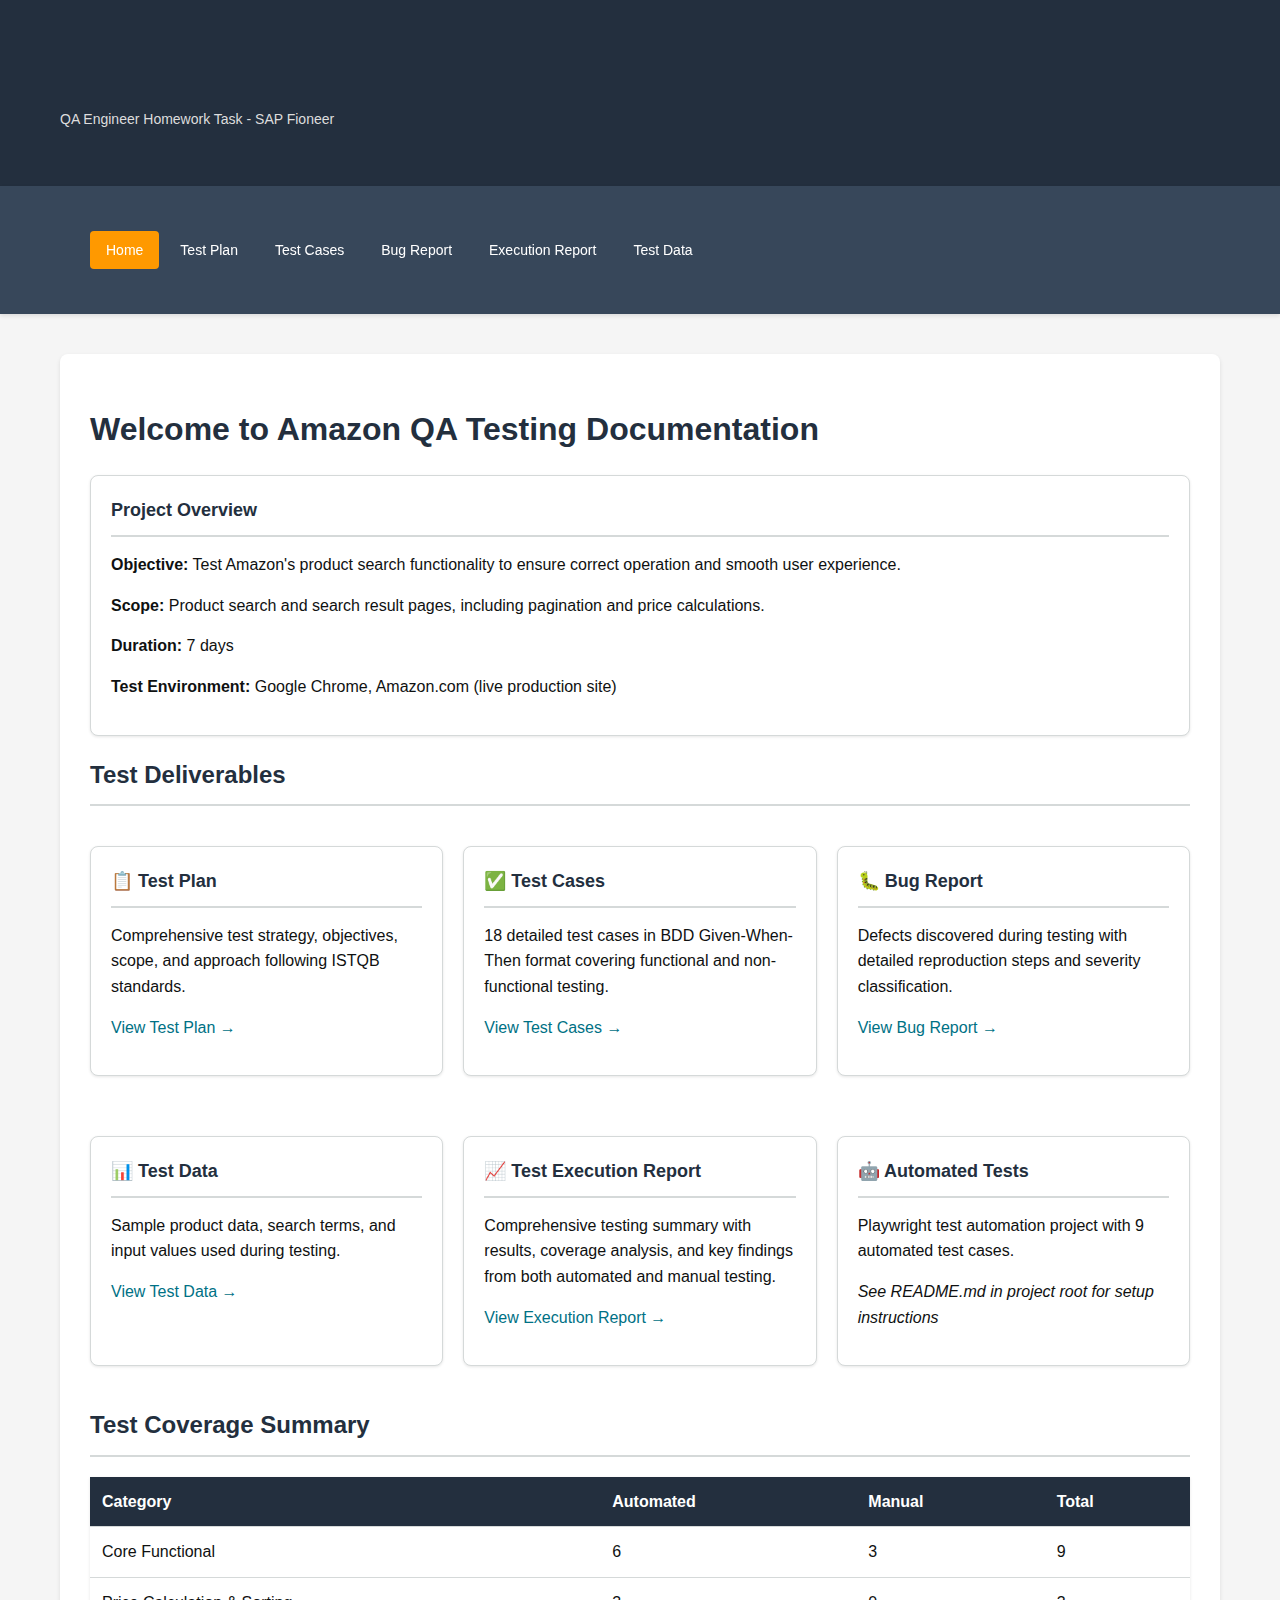
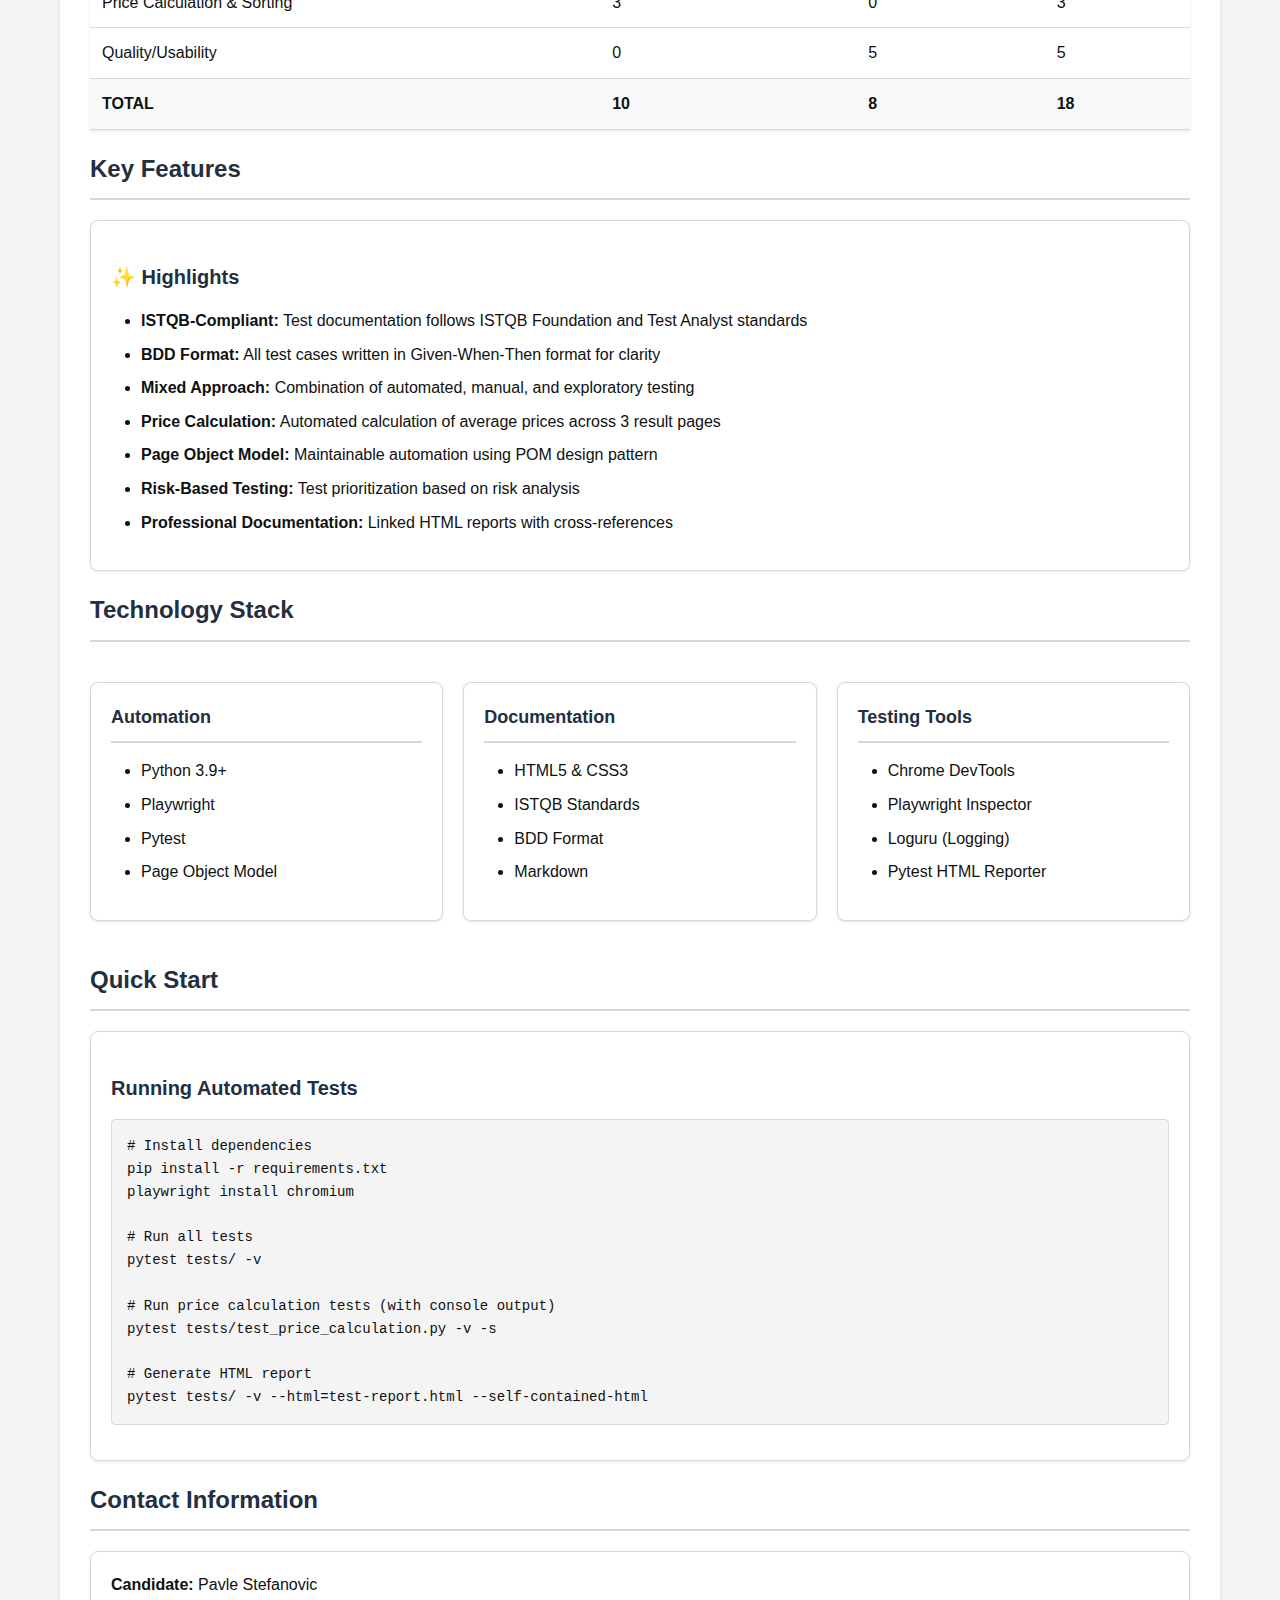
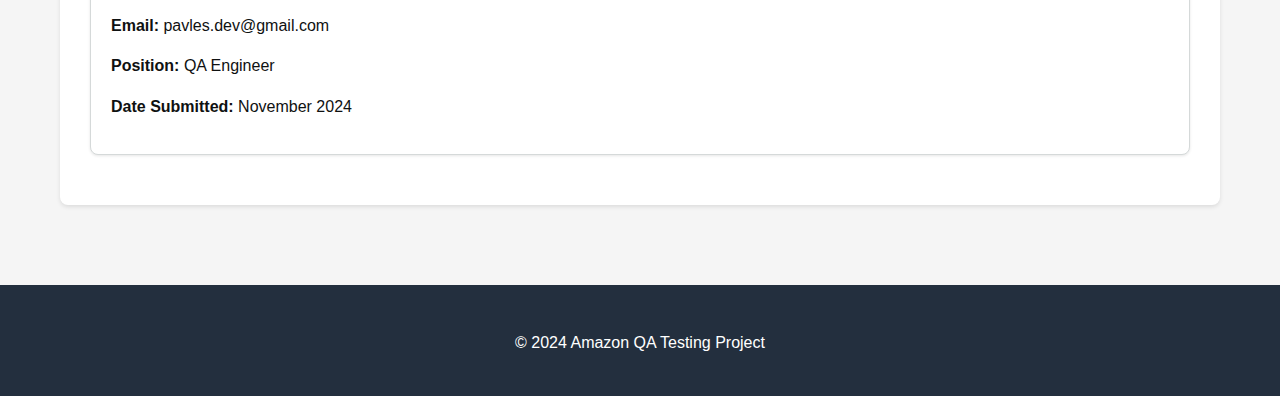
<file: docs/index.html>
<!DOCTYPE html>
<html lang="en">
<head>
    <meta charset="UTF-8">
    <meta name="viewport" content="width=device-width, initial-scale=1.0">
    <title>Amazon QA Homework - Test Documentation</title>
    <link rel="stylesheet" href="style.css">
</head>
<body>
    <header>
        <div class="container">
            <div>
                <h1>Amazon Website Testing</h1>
                <p class="subtitle">QA Engineer Homework Task - SAP Fioneer</p>
            </div>
        </div>
    </header>

    <nav>
        <div class="container">
            <ul>
                <li><a href="index.html" class="active">Home</a></li>
                <li><a href="test-plan.html">Test Plan</a></li>
                <li><a href="test-cases.html">Test Cases</a></li>
                <li><a href="bug-report.html">Bug Report</a></li>
                <li><a href="test-execution-report.html">Execution Report</a></li>
                <li><a href="test-data.html">Test Data</a></li>
            </ul>
        </div>
    </nav>

    <div class="container">
        <main>
            <h1>Welcome to Amazon QA Testing Documentation</h1>
            
            <div class="card">
                <div class="card-header">Project Overview</div>
                <p><strong>Objective:</strong> Test Amazon's product search functionality to ensure correct operation and smooth user experience.</p>
                <p><strong>Scope:</strong> Product search and search result pages, including pagination and price calculations.</p>
                <p><strong>Duration:</strong> 7 days</p>
                <p><strong>Test Environment:</strong> Google Chrome, Amazon.com (live production site)</p>
            </div>

            <h2>Test Deliverables</h2>
            
            <div class="card-grid">
                <div class="card">
                    <div class="card-header">📋 Test Plan</div>
                    <p>Comprehensive test strategy, objectives, scope, and approach following ISTQB standards.</p>
                    <p><a href="test-plan.html">View Test Plan →</a></p>
                </div>

                <div class="card">
                    <div class="card-header">✅ Test Cases</div>
                    <p>18 detailed test cases in BDD Given-When-Then format covering functional and non-functional testing.</p>
                    <p><a href="test-cases.html">View Test Cases →</a></p>
                </div>

                <div class="card">
                    <div class="card-header">🐛 Bug Report</div>
                    <p>Defects discovered during testing with detailed reproduction steps and severity classification.</p>
                    <p><a href="bug-report.html">View Bug Report →</a></p>
                </div>

                <div class="card">
                    <div class="card-header">📊 Test Data</div>
                    <p>Sample product data, search terms, and input values used during testing.</p>
                    <p><a href="test-data.html">View Test Data →</a></p>
                </div>

                <div class="card">
                    <div class="card-header">📈 Test Execution Report</div>
                    <p>Comprehensive testing summary with results, coverage analysis, and key findings from both automated and manual testing.</p>
                    <p><a href="test-execution-report.html">View Execution Report →</a></p>
                </div>

                <div class="card">
                    <div class="card-header">🤖 Automated Tests</div>
                    <p>Playwright test automation project with 9 automated test cases.</p>
                    <p><em>See README.md in project root for setup instructions</em></p>
                </div>
            </div>

            <h2>Test Coverage Summary</h2>
            
            <table>
                <thead>
                    <tr>
                        <th>Category</th>
                        <th>Automated</th>
                        <th>Manual</th>
                        <th>Total</th>
                    </tr>
                </thead>
                <tbody>
                    <tr>
                        <td>Core Functional</td>
                        <td>6</td>
                        <td>3</td>
                        <td>9</td>
                    </tr>
                    <tr>
                        <td>Price Calculation & Sorting</td>
                        <td>3</td>
                        <td>0</td>
                        <td>3</td>
                    </tr>
                    <tr>
                        <td>Quality/Usability</td>
                        <td>0</td>
                        <td>5</td>
                        <td>5</td>
                    </tr>
                    <tr style="font-weight: 600; background-color: #F7F8F8;">
                        <td>TOTAL</td>
                        <td>10</td>
                        <td>8</td>
                        <td>18</td>
                    </tr>
                </tbody>
            </table>

            <h2>Key Features</h2>
            
            <div class="card">
                <h3>✨ Highlights</h3>
                <ul>
                    <li><strong>ISTQB-Compliant:</strong> Test documentation follows ISTQB Foundation and Test Analyst standards</li>
                    <li><strong>BDD Format:</strong> All test cases written in Given-When-Then format for clarity</li>
                    <li><strong>Mixed Approach:</strong> Combination of automated, manual, and exploratory testing</li>
                    <li><strong>Price Calculation:</strong> Automated calculation of average prices across 3 result pages</li>
                    <li><strong>Page Object Model:</strong> Maintainable automation using POM design pattern</li>
                    <li><strong>Risk-Based Testing:</strong> Test prioritization based on risk analysis</li>
                    <li><strong>Professional Documentation:</strong> Linked HTML reports with cross-references</li>
                </ul>
            </div>

            <h2>Technology Stack</h2>
            
            <div class="card-grid">
                <div class="card">
                    <div class="card-header">Automation</div>
                    <ul>
                        <li>Python 3.9+</li>
                        <li>Playwright</li>
                        <li>Pytest</li>
                        <li>Page Object Model</li>
                    </ul>
                </div>

                <div class="card">
                    <div class="card-header">Documentation</div>
                    <ul>
                        <li>HTML5 & CSS3</li>
                        <li>ISTQB Standards</li>
                        <li>BDD Format</li>
                        <li>Markdown</li>
                    </ul>
                </div>

                <div class="card">
                    <div class="card-header">Testing Tools</div>
                    <ul>
                        <li>Chrome DevTools</li>
                        <li>Playwright Inspector</li>
                        <li>Loguru (Logging)</li>
                        <li>Pytest HTML Reporter</li>
                    </ul>
                </div>
            </div>

            <h2>Quick Start</h2>
            
            <div class="card">
                <h3>Running Automated Tests</h3>
                <pre><code># Install dependencies
pip install -r requirements.txt
playwright install chromium

# Run all tests
pytest tests/ -v

# Run price calculation tests (with console output)
pytest tests/test_price_calculation.py -v -s

# Generate HTML report
pytest tests/ -v --html=test-report.html --self-contained-html</code></pre>
            </div>

            <h2>Contact Information</h2>
            
            <div class="card">
                <p><strong>Candidate:</strong> Pavle Stefanovic</p>
                <p><strong>Email:</strong> pavles.dev@gmail.com</p>
                <p><strong>Position:</strong> QA Engineer</p>
                <p><strong>Date Submitted:</strong> November 2024</p>
            </div>
        </main>
    </div>

    <footer>
        <div class="container">
            <p>&copy; 2024 Amazon QA Testing Project</p>
        </div>
    </footer>
</body>
</html>
</file>
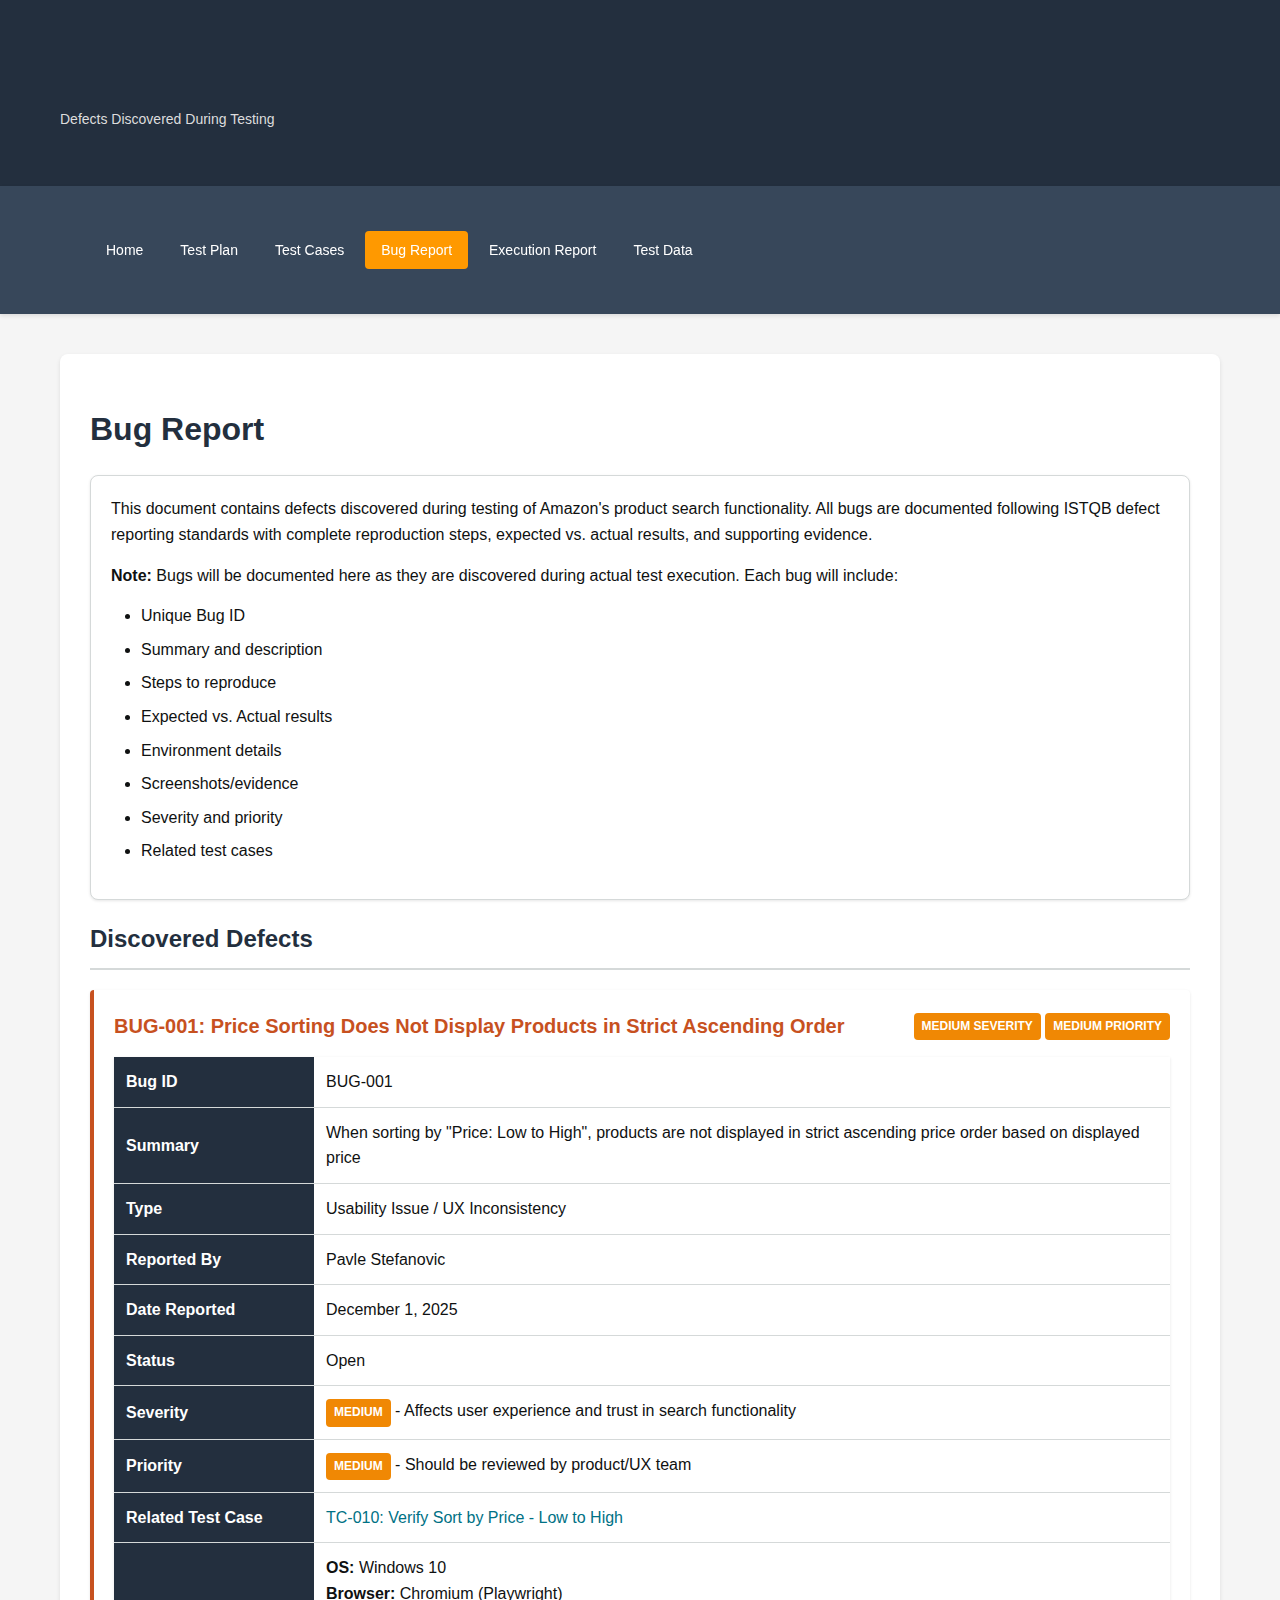
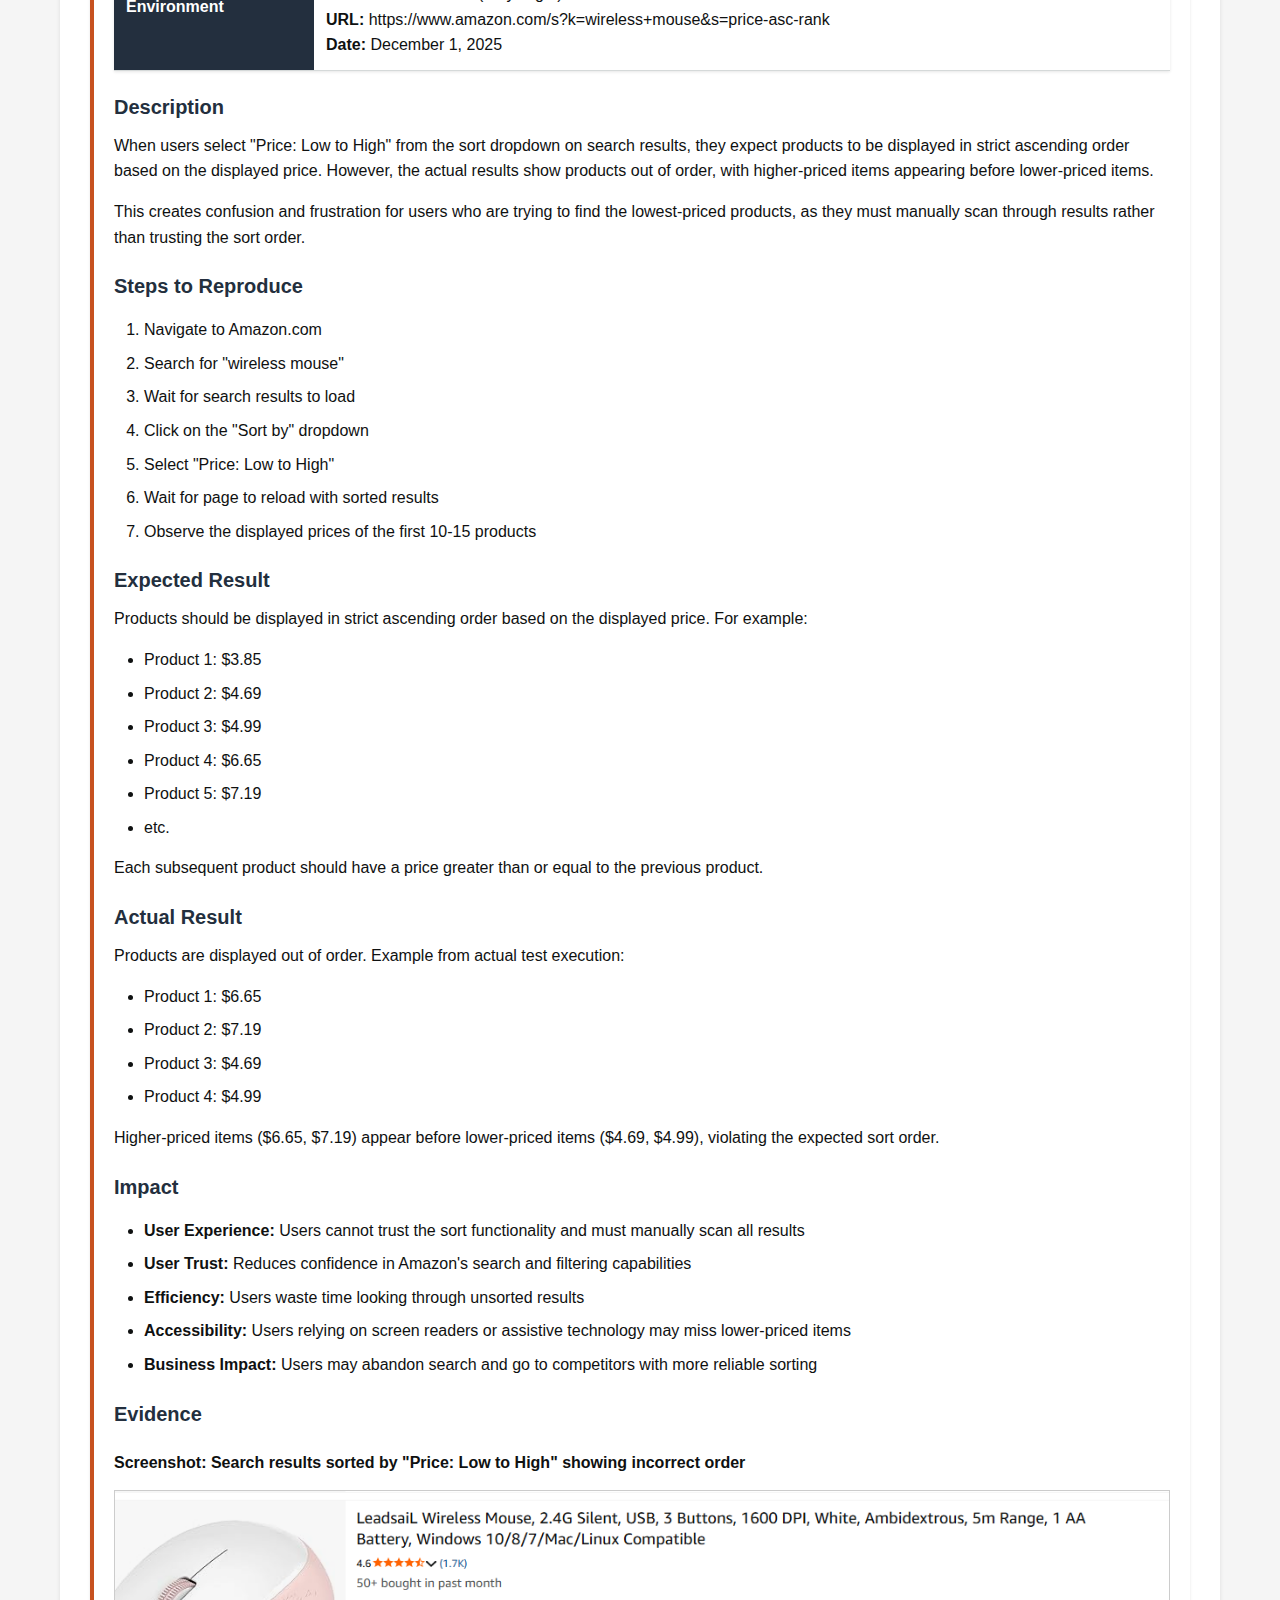
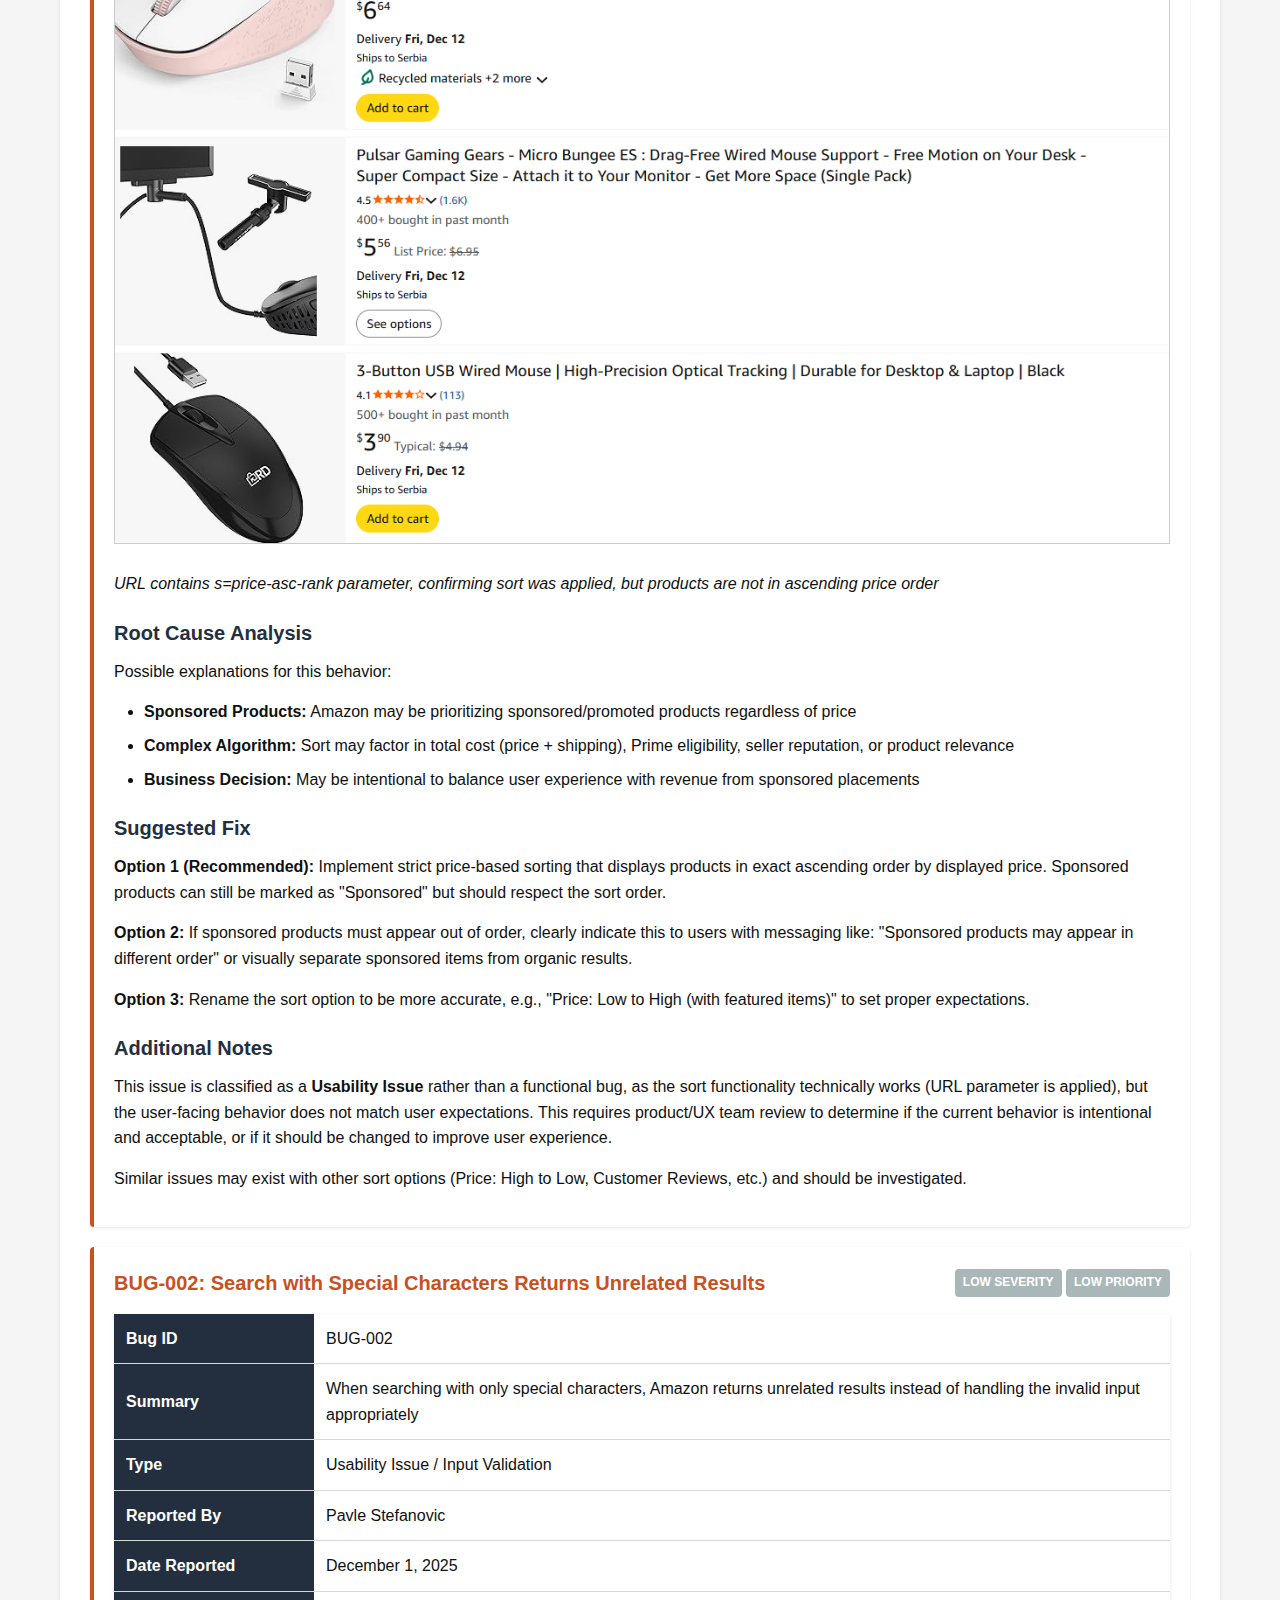
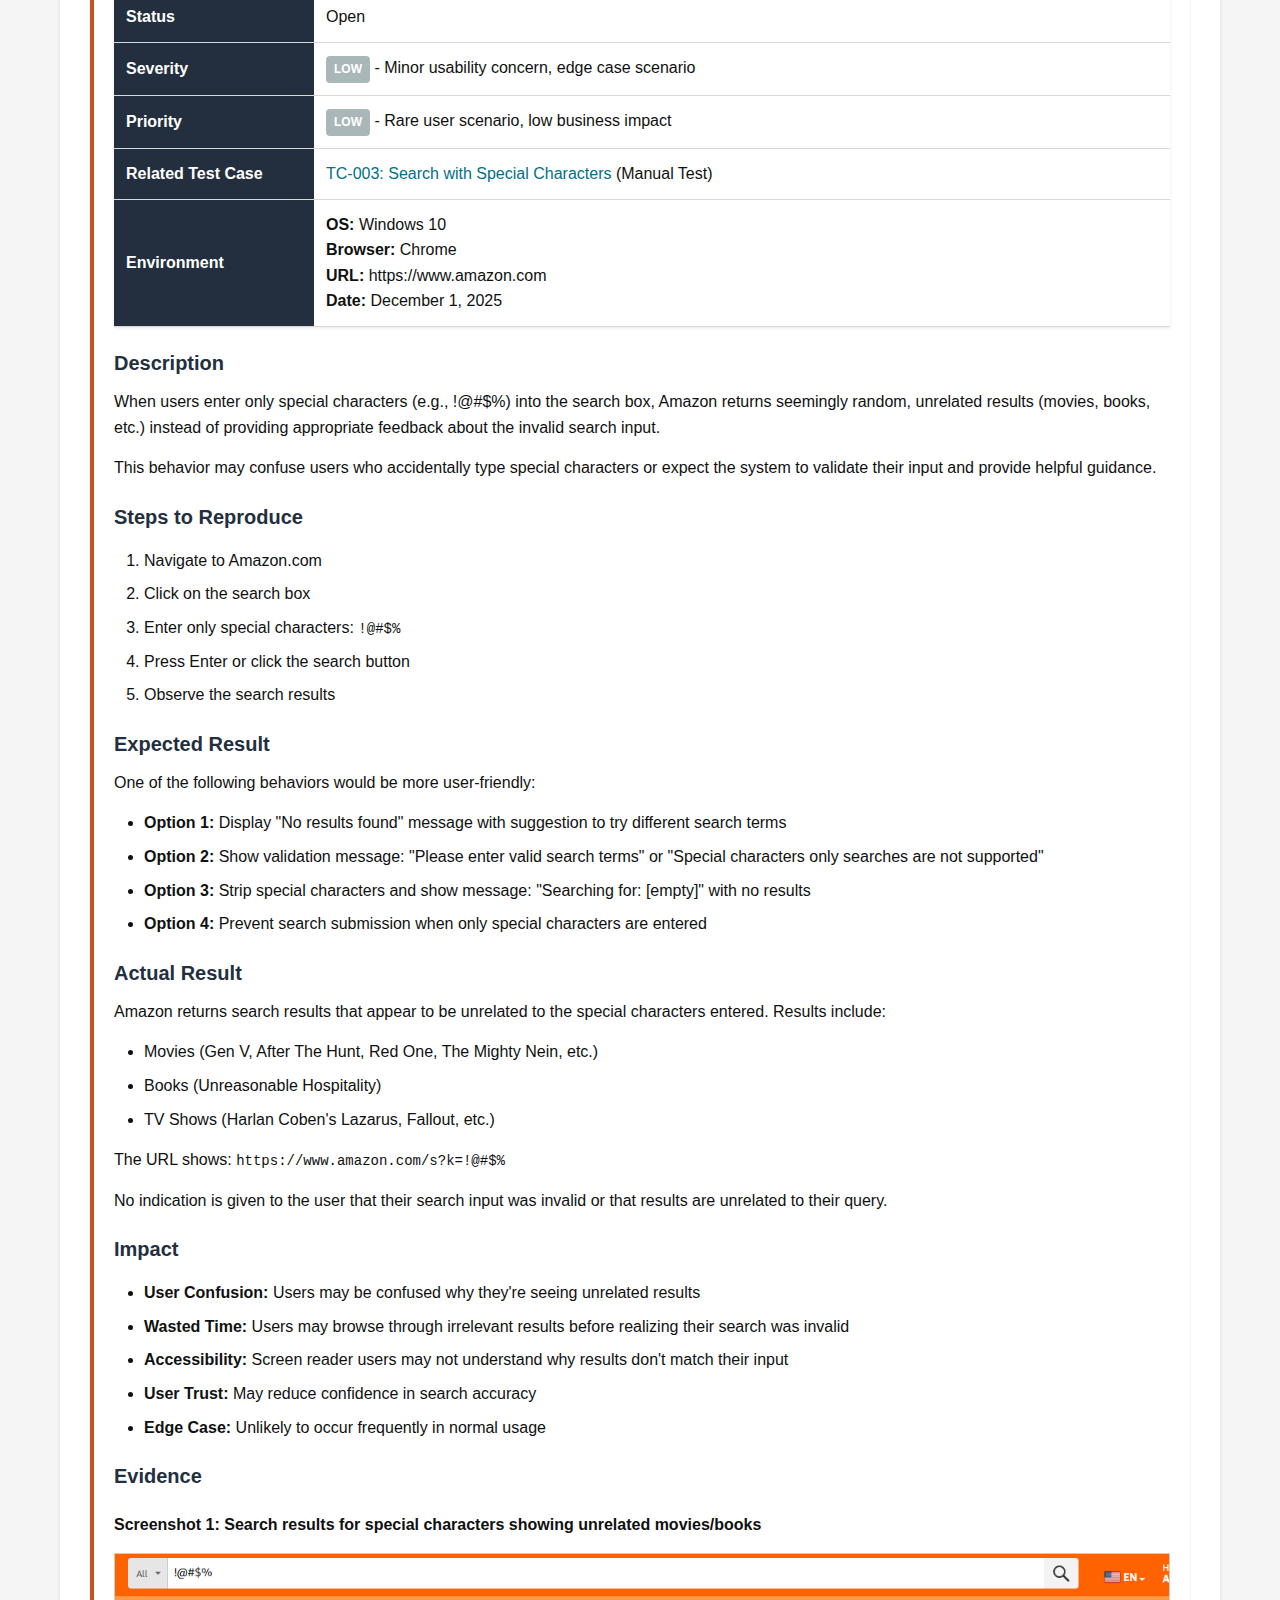
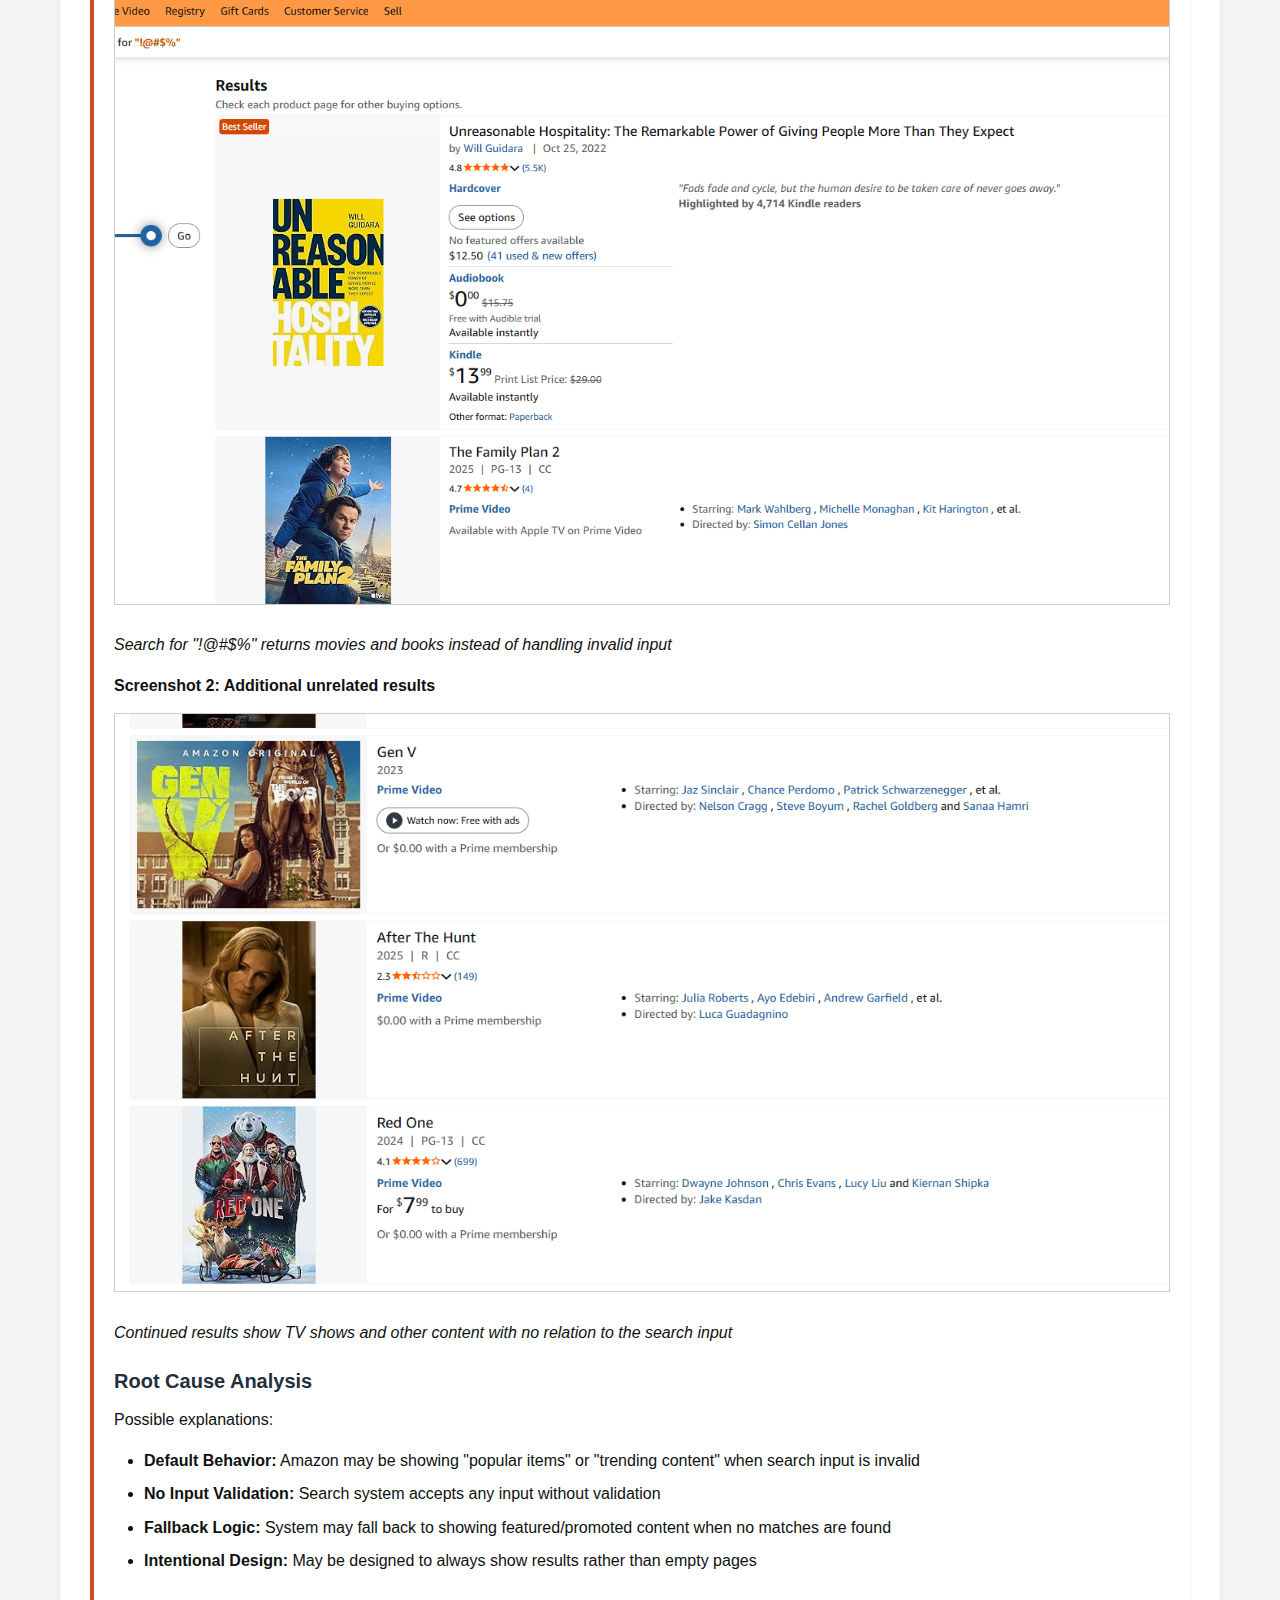
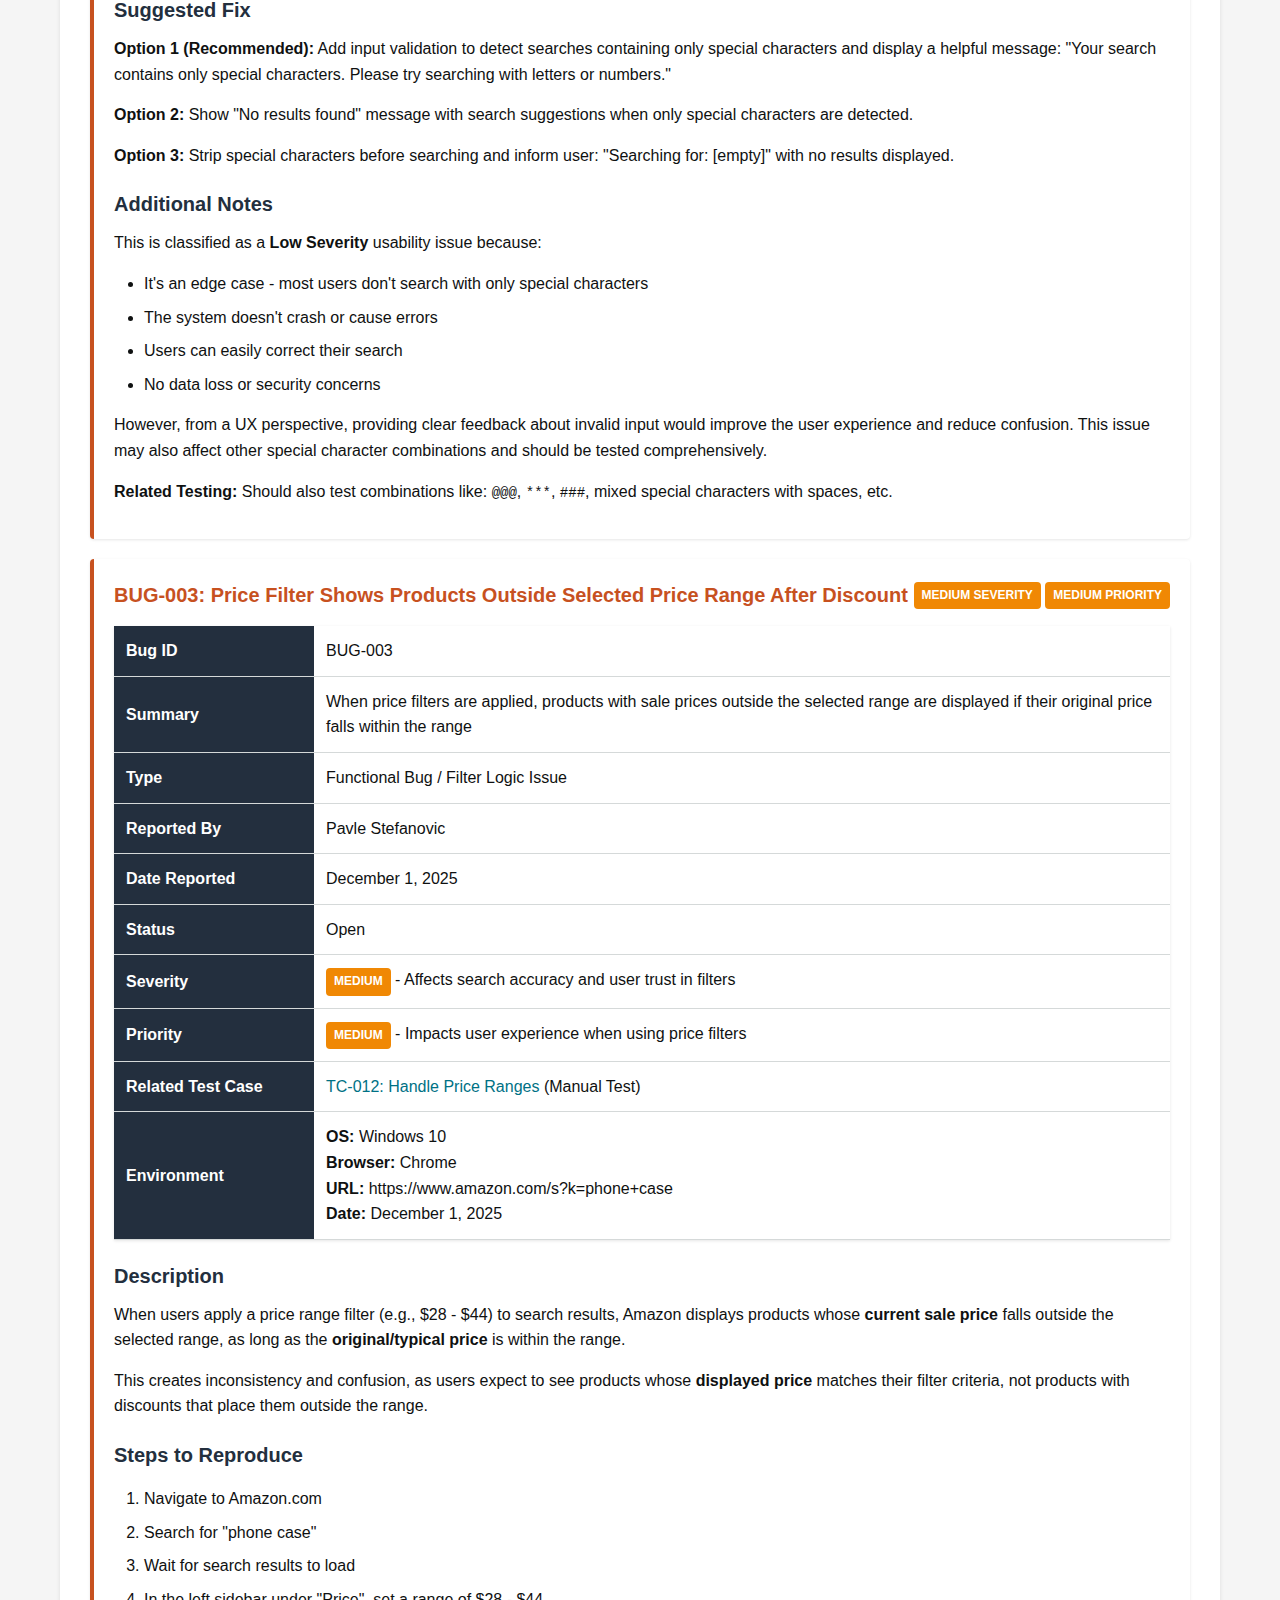
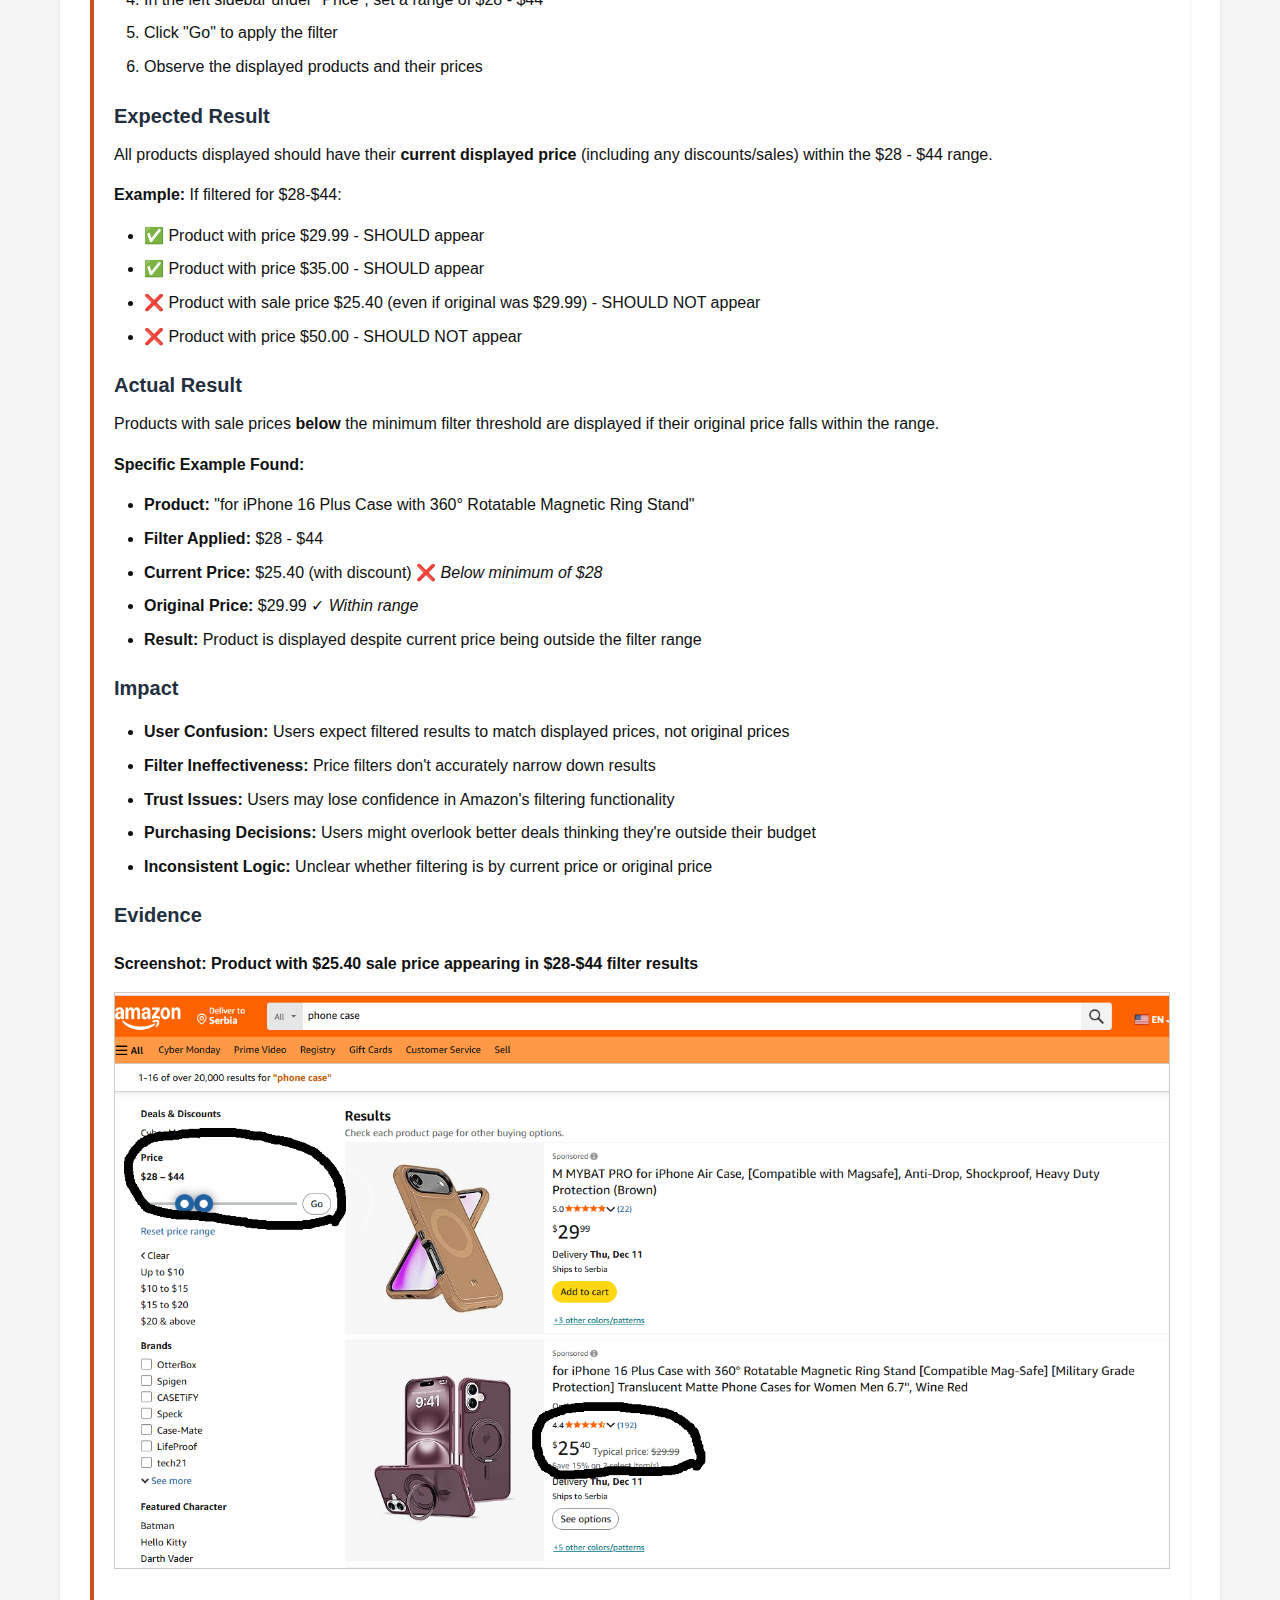
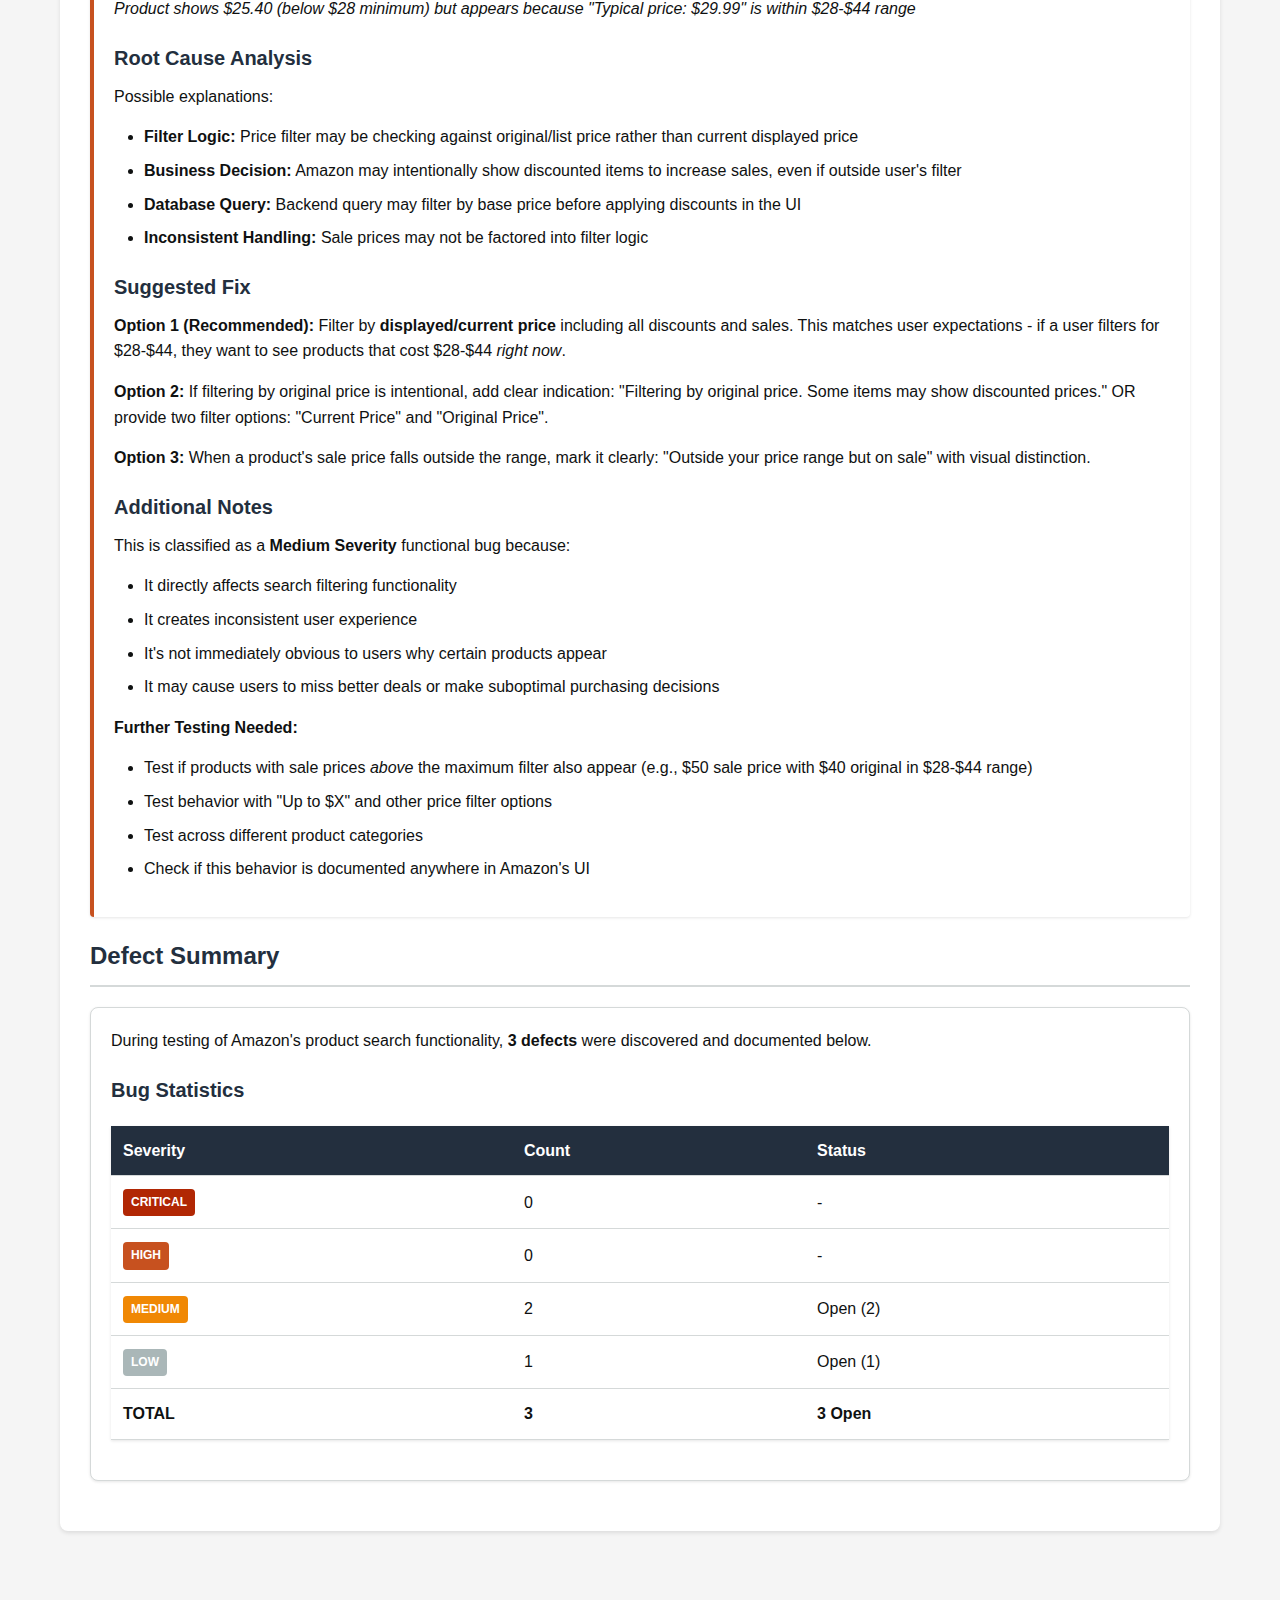
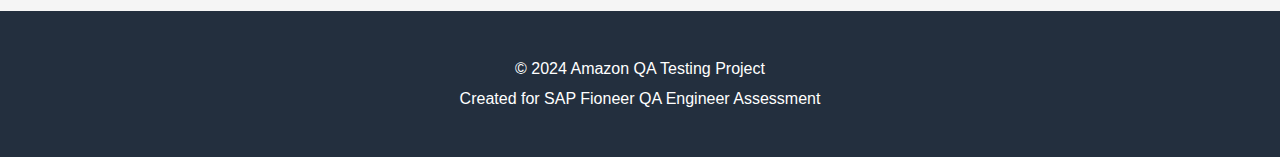
<file: docs/bug-report.html>
<!DOCTYPE html>
<html lang="en">
<head>
    <meta charset="UTF-8">
    <meta name="viewport" content="width=device-width, initial-scale=1.0">
    <title>Bug Report - Amazon QA Homework</title>
    <link rel="stylesheet" href="style.css">
</head>
<body>
    <header>
        <div class="container">
            <div>
                <h1>Bug Report - Amazon Website Testing</h1>
                <p class="subtitle">Defects Discovered During Testing</p>
            </div>
        </div>
    </header>

    <nav>
        <div class="container">
            <ul>
                <li><a href="index.html">Home</a></li>
                <li><a href="test-plan.html">Test Plan</a></li>
                <li><a href="test-cases.html">Test Cases</a></li>
                <li><a href="bug-report.html" class="active">Bug Report</a></li>
                <li><a href="test-execution-report.html">Execution Report</a></li>
                <li><a href="test-data.html">Test Data</a></li>
            </ul>
        </div>
    </nav>

    <div class="container">
        <main>
            <h1>Bug Report</h1>
            
            <div class="card">
                <p>This document contains defects discovered during testing of Amazon's product search functionality. All bugs are documented following ISTQB defect reporting standards with complete reproduction steps, expected vs. actual results, and supporting evidence.</p>
                
                <p><strong>Note:</strong> Bugs will be documented here as they are discovered during actual test execution. Each bug will include:</p>
                <ul>
                    <li>Unique Bug ID</li>
                    <li>Summary and description</li>
                    <li>Steps to reproduce</li>
                    <li>Expected vs. Actual results</li>
                    <li>Environment details</li>
                    <li>Screenshots/evidence</li>
                    <li>Severity and priority</li>
                    <li>Related test cases</li>
                </ul>
            </div>

            <h2>Discovered Defects</h2>

            <!-- BUG-001 -->
            <div class="bug">
                <div class="bug-header">
                    <span class="bug-id">BUG-001: Price Sorting Does Not Display Products in Strict Ascending Order</span>
                    <div>
                        <span class="badge badge-medium">Medium Severity</span>
                        <span class="badge badge-medium">Medium Priority</span>
                    </div>
                </div>

                <table style="margin-top: 15px;">
                    <tr>
                        <th style="width: 200px;">Bug ID</th>
                        <td>BUG-001</td>
                    </tr>
                    <tr>
                        <th>Summary</th>
                        <td>When sorting by "Price: Low to High", products are not displayed in strict ascending price order based on displayed price</td>
                    </tr>
                    <tr>
                        <th>Type</th>
                        <td>Usability Issue / UX Inconsistency</td>
                    </tr>
                    <tr>
                        <th>Reported By</th>
                        <td>Pavle Stefanovic</td>
                    </tr>
                    <tr>
                        <th>Date Reported</th>
                        <td>December 1, 2025</td>
                    </tr>
                    <tr>
                        <th>Status</th>
                        <td>Open</td>
                    </tr>
                    <tr>
                        <th>Severity</th>
                        <td><span class="badge badge-medium">Medium</span> - Affects user experience and trust in search functionality</td>
                    </tr>
                    <tr>
                        <th>Priority</th>
                        <td><span class="badge badge-medium">Medium</span> - Should be reviewed by product/UX team</td>
                    </tr>
                    <tr>
                        <th>Related Test Case</th>
                        <td><a href="test-cases.html#TC-010">TC-010: Verify Sort by Price - Low to High</a></td>
                    </tr>
                    <tr>
                        <th>Environment</th>
                        <td>
                            <strong>OS:</strong> Windows 10<br>
                            <strong>Browser:</strong> Chromium (Playwright)<br>
                            <strong>URL:</strong> https://www.amazon.com/s?k=wireless+mouse&s=price-asc-rank<br>
                            <strong>Date:</strong> December 1, 2025
                        </td>
                    </tr>
                </table>

                <h3>Description</h3>
                <p>When users select "Price: Low to High" from the sort dropdown on search results, they expect products to be displayed in strict ascending order based on the displayed price. However, the actual results show products out of order, with higher-priced items appearing before lower-priced items.</p>
                
                <p>This creates confusion and frustration for users who are trying to find the lowest-priced products, as they must manually scan through results rather than trusting the sort order.</p>

                <h3>Steps to Reproduce</h3>
                <ol>
                    <li>Navigate to Amazon.com</li>
                    <li>Search for "wireless mouse"</li>
                    <li>Wait for search results to load</li>
                    <li>Click on the "Sort by" dropdown</li>
                    <li>Select "Price: Low to High"</li>
                    <li>Wait for page to reload with sorted results</li>
                    <li>Observe the displayed prices of the first 10-15 products</li>
                </ol>

                <h3>Expected Result</h3>
                <p>Products should be displayed in strict ascending order based on the displayed price. For example:</p>
                <ul>
                    <li>Product 1: $3.85</li>
                    <li>Product 2: $4.69</li>
                    <li>Product 3: $4.99</li>
                    <li>Product 4: $6.65</li>
                    <li>Product 5: $7.19</li>
                    <li>etc.</li>
                </ul>
                <p>Each subsequent product should have a price greater than or equal to the previous product.</p>

                <h3>Actual Result</h3>
                <p>Products are displayed out of order. Example from actual test execution:</p>
                <ul>
                    <li>Product 1: $6.65</li>
                    <li>Product 2: $7.19</li>
                    <li>Product 3: $4.69</li>
                    <li>Product 4: $4.99</li>
                </ul>
                <p>Higher-priced items ($6.65, $7.19) appear before lower-priced items ($4.69, $4.99), violating the expected sort order.</p>

                <h3>Impact</h3>
                <ul>
                    <li><strong>User Experience:</strong> Users cannot trust the sort functionality and must manually scan all results</li>
                    <li><strong>User Trust:</strong> Reduces confidence in Amazon's search and filtering capabilities</li>
                    <li><strong>Efficiency:</strong> Users waste time looking through unsorted results</li>
                    <li><strong>Accessibility:</strong> Users relying on screen readers or assistive technology may miss lower-priced items</li>
                    <li><strong>Business Impact:</strong> Users may abandon search and go to competitors with more reliable sorting</li>
                </ul>

                <h3>Evidence</h3>
                <div style="margin: 20px 0;">
                    <p><strong>Screenshot: Search results sorted by "Price: Low to High" showing incorrect order</strong></p>
                    <img src="../screenshots/bug_2_screenshot1.png" alt="Price sort showing products out of order" style="max-width: 100%; height: auto; border: 1px solid #ccc; margin-bottom: 20px;">
                    <p><em>URL contains s=price-asc-rank parameter, confirming sort was applied, but products are not in ascending price order</em></p>
                </div>

                <h3>Root Cause Analysis</h3>
                <p>Possible explanations for this behavior:</p>
                <ul>
                    <li><strong>Sponsored Products:</strong> Amazon may be prioritizing sponsored/promoted products regardless of price</li>
                    <li><strong>Complex Algorithm:</strong> Sort may factor in total cost (price + shipping), Prime eligibility, seller reputation, or product relevance</li>
                    <li><strong>Business Decision:</strong> May be intentional to balance user experience with revenue from sponsored placements</li>
                </ul>

                <h3>Suggested Fix</h3>
                <p><strong>Option 1 (Recommended):</strong> Implement strict price-based sorting that displays products in exact ascending order by displayed price. Sponsored products can still be marked as "Sponsored" but should respect the sort order.</p>
                
                <p><strong>Option 2:</strong> If sponsored products must appear out of order, clearly indicate this to users with messaging like: "Sponsored products may appear in different order" or visually separate sponsored items from organic results.</p>
                
                <p><strong>Option 3:</strong> Rename the sort option to be more accurate, e.g., "Price: Low to High (with featured items)" to set proper expectations.</p>

                <h3>Additional Notes</h3>
                <p>This issue is classified as a <strong>Usability Issue</strong> rather than a functional bug, as the sort functionality technically works (URL parameter is applied), but the user-facing behavior does not match user expectations. This requires product/UX team review to determine if the current behavior is intentional and acceptable, or if it should be changed to improve user experience.</p>
                
                <p>Similar issues may exist with other sort options (Price: High to Low, Customer Reviews, etc.) and should be investigated.</p>
            </div>

            <!-- BUG-002 -->
            <div class="bug">
                <div class="bug-header">
                    <span class="bug-id">BUG-002: Search with Special Characters Returns Unrelated Results</span>
                    <div>
                        <span class="badge badge-low">Low Severity</span>
                        <span class="badge badge-low">Low Priority</span>
                    </div>
                </div>

                <table style="margin-top: 15px;">
                    <tr>
                        <th style="width: 200px;">Bug ID</th>
                        <td>BUG-002</td>
                    </tr>
                    <tr>
                        <th>Summary</th>
                        <td>When searching with only special characters, Amazon returns unrelated results instead of handling the invalid input appropriately</td>
                    </tr>
                    <tr>
                        <th>Type</th>
                        <td>Usability Issue / Input Validation</td>
                    </tr>
                    <tr>
                        <th>Reported By</th>
                        <td>Pavle Stefanovic</td>
                    </tr>
                    <tr>
                        <th>Date Reported</th>
                        <td>December 1, 2025</td>
                    </tr>
                    <tr>
                        <th>Status</th>
                        <td>Open</td>
                    </tr>
                    <tr>
                        <th>Severity</th>
                        <td><span class="badge badge-low">Low</span> - Minor usability concern, edge case scenario</td>
                    </tr>
                    <tr>
                        <th>Priority</th>
                        <td><span class="badge badge-low">Low</span> - Rare user scenario, low business impact</td>
                    </tr>
                    <tr>
                        <th>Related Test Case</th>
                        <td><a href="test-cases.html#TC-003">TC-003: Search with Special Characters</a> (Manual Test)</td>
                    </tr>
                    <tr>
                        <th>Environment</th>
                        <td>
                            <strong>OS:</strong> Windows 10<br>
                            <strong>Browser:</strong> Chrome<br>
                            <strong>URL:</strong> https://www.amazon.com<br>
                            <strong>Date:</strong> December 1, 2025
                        </td>
                    </tr>
                </table>

                <h3>Description</h3>
                <p>When users enter only special characters (e.g., !@#$%) into the search box, Amazon returns seemingly random, unrelated results (movies, books, etc.) instead of providing appropriate feedback about the invalid search input.</p>
                
                <p>This behavior may confuse users who accidentally type special characters or expect the system to validate their input and provide helpful guidance.</p>

                <h3>Steps to Reproduce</h3>
                <ol>
                    <li>Navigate to Amazon.com</li>
                    <li>Click on the search box</li>
                    <li>Enter only special characters: <code>!@#$%</code></li>
                    <li>Press Enter or click the search button</li>
                    <li>Observe the search results</li>
                </ol>

                <h3>Expected Result</h3>
                <p>One of the following behaviors would be more user-friendly:</p>
                <ul>
                    <li><strong>Option 1:</strong> Display "No results found" message with suggestion to try different search terms</li>
                    <li><strong>Option 2:</strong> Show validation message: "Please enter valid search terms" or "Special characters only searches are not supported"</li>
                    <li><strong>Option 3:</strong> Strip special characters and show message: "Searching for: [empty]" with no results</li>
                    <li><strong>Option 4:</strong> Prevent search submission when only special characters are entered</li>
                </ul>

                <h3>Actual Result</h3>
                <p>Amazon returns search results that appear to be unrelated to the special characters entered. Results include:</p>
                <ul>
                    <li>Movies (Gen V, After The Hunt, Red One, The Mighty Nein, etc.)</li>
                    <li>Books (Unreasonable Hospitality)</li>
                    <li>TV Shows (Harlan Coben's Lazarus, Fallout, etc.)</li>
                </ul>
                <p>The URL shows: <code>https://www.amazon.com/s?k=!@#$%</code></p>
                <p>No indication is given to the user that their search input was invalid or that results are unrelated to their query.</p>

                <h3>Impact</h3>
                <ul>
                    <li><strong>User Confusion:</strong> Users may be confused why they're seeing unrelated results</li>
                    <li><strong>Wasted Time:</strong> Users may browse through irrelevant results before realizing their search was invalid</li>
                    <li><strong>Accessibility:</strong> Screen reader users may not understand why results don't match their input</li>
                    <li><strong>User Trust:</strong> May reduce confidence in search accuracy</li>
                    <li><strong>Edge Case:</strong> Unlikely to occur frequently in normal usage</li>
                </ul>

                <h3>Evidence</h3>
                <div style="margin: 20px 0;">
                    <p><strong>Screenshot 1: Search results for special characters showing unrelated movies/books</strong></p>
                    <img src="../screenshots/bug_3_screenshot1.png" alt="Special character search showing unrelated results" style="max-width: 100%; height: auto; border: 1px solid #ccc; margin-bottom: 20px;">
                    <p><em>Search for "!@#$%" returns movies and books instead of handling invalid input</em></p>

                    <p><strong>Screenshot 2: Additional unrelated results</strong></p>
                    <img src="../screenshots/bug_3_screenshot2.png" alt="More unrelated results from special character search" style="max-width: 100%; height: auto; border: 1px solid #ccc; margin-bottom: 20px;">
                    <p><em>Continued results show TV shows and other content with no relation to the search input</em></p>
                </div>

                <h3>Root Cause Analysis</h3>
                <p>Possible explanations:</p>
                <ul>
                    <li><strong>Default Behavior:</strong> Amazon may be showing "popular items" or "trending content" when search input is invalid</li>
                    <li><strong>No Input Validation:</strong> Search system accepts any input without validation</li>
                    <li><strong>Fallback Logic:</strong> System may fall back to showing featured/promoted content when no matches are found</li>
                    <li><strong>Intentional Design:</strong> May be designed to always show results rather than empty pages</li>
                </ul>

                <h3>Suggested Fix</h3>
                <p><strong>Option 1 (Recommended):</strong> Add input validation to detect searches containing only special characters and display a helpful message: "Your search contains only special characters. Please try searching with letters or numbers."</p>
                
                <p><strong>Option 2:</strong> Show "No results found" message with search suggestions when only special characters are detected.</p>
                
                <p><strong>Option 3:</strong> Strip special characters before searching and inform user: "Searching for: [empty]" with no results displayed.</p>

                <h3>Additional Notes</h3>
                <p>This is classified as a <strong>Low Severity</strong> usability issue because:</p>
                <ul>
                    <li>It's an edge case - most users don't search with only special characters</li>
                    <li>The system doesn't crash or cause errors</li>
                    <li>Users can easily correct their search</li>
                    <li>No data loss or security concerns</li>
                </ul>
                
                <p>However, from a UX perspective, providing clear feedback about invalid input would improve the user experience and reduce confusion. This issue may also affect other special character combinations and should be tested comprehensively.</p>
                
                <p><strong>Related Testing:</strong> Should also test combinations like: <code>@@@</code>, <code>***</code>, <code>###</code>, mixed special characters with spaces, etc.</p>
            </div>

            <!-- BUG-003 -->
            <div class="bug">
                <div class="bug-header">
                    <span class="bug-id">BUG-003: Price Filter Shows Products Outside Selected Price Range After Discount</span>
                    <div>
                        <span class="badge badge-medium">Medium Severity</span>
                        <span class="badge badge-medium">Medium Priority</span>
                    </div>
                </div>

                <table style="margin-top: 15px;">
                    <tr>
                        <th style="width: 200px;">Bug ID</th>
                        <td>BUG-003</td>
                    </tr>
                    <tr>
                        <th>Summary</th>
                        <td>When price filters are applied, products with sale prices outside the selected range are displayed if their original price falls within the range</td>
                    </tr>
                    <tr>
                        <th>Type</th>
                        <td>Functional Bug / Filter Logic Issue</td>
                    </tr>
                    <tr>
                        <th>Reported By</th>
                        <td>Pavle Stefanovic</td>
                    </tr>
                    <tr>
                        <th>Date Reported</th>
                        <td>December 1, 2025</td>
                    </tr>
                    <tr>
                        <th>Status</th>
                        <td>Open</td>
                    </tr>
                    <tr>
                        <th>Severity</th>
                        <td><span class="badge badge-medium">Medium</span> - Affects search accuracy and user trust in filters</td>
                    </tr>
                    <tr>
                        <th>Priority</th>
                        <td><span class="badge badge-medium">Medium</span> - Impacts user experience when using price filters</td>
                    </tr>
                    <tr>
                        <th>Related Test Case</th>
                        <td><a href="test-cases.html#TC-012">TC-012: Handle Price Ranges</a> (Manual Test)</td>
                    </tr>
                    <tr>
                        <th>Environment</th>
                        <td>
                            <strong>OS:</strong> Windows 10<br>
                            <strong>Browser:</strong> Chrome<br>
                            <strong>URL:</strong> https://www.amazon.com/s?k=phone+case<br>
                            <strong>Date:</strong> December 1, 2025
                        </td>
                    </tr>
                </table>

                <h3>Description</h3>
                <p>When users apply a price range filter (e.g., $28 - $44) to search results, Amazon displays products whose <strong>current sale price</strong> falls outside the selected range, as long as the <strong>original/typical price</strong> is within the range.</p>
                
                <p>This creates inconsistency and confusion, as users expect to see products whose <strong>displayed price</strong> matches their filter criteria, not products with discounts that place them outside the range.</p>

                <h3>Steps to Reproduce</h3>
                <ol>
                    <li>Navigate to Amazon.com</li>
                    <li>Search for "phone case"</li>
                    <li>Wait for search results to load</li>
                    <li>In the left sidebar under "Price", set a range of $28 - $44</li>
                    <li>Click "Go" to apply the filter</li>
                    <li>Observe the displayed products and their prices</li>
                </ol>

                <h3>Expected Result</h3>
                <p>All products displayed should have their <strong>current displayed price</strong> (including any discounts/sales) within the $28 - $44 range.</p>
                
                <p><strong>Example:</strong> If filtered for $28-$44:</p>
                <ul>
                    <li>✅ Product with price $29.99 - SHOULD appear</li>
                    <li>✅ Product with price $35.00 - SHOULD appear</li>
                    <li>❌ Product with sale price $25.40 (even if original was $29.99) - SHOULD NOT appear</li>
                    <li>❌ Product with price $50.00 - SHOULD NOT appear</li>
                </ul>

                <h3>Actual Result</h3>
                <p>Products with sale prices <strong>below</strong> the minimum filter threshold are displayed if their original price falls within the range.</p>
                
                <p><strong>Specific Example Found:</strong></p>
                <ul>
                    <li><strong>Product:</strong> "for iPhone 16 Plus Case with 360° Rotatable Magnetic Ring Stand"</li>
                    <li><strong>Filter Applied:</strong> $28 - $44</li>
                    <li><strong>Current Price:</strong> $25.40 (with discount) ❌ <em>Below minimum of $28</em></li>
                    <li><strong>Original Price:</strong> $29.99 ✓ <em>Within range</em></li>
                    <li><strong>Result:</strong> Product is displayed despite current price being outside the filter range</li>
                </ul>

                <h3>Impact</h3>
                <ul>
                    <li><strong>User Confusion:</strong> Users expect filtered results to match displayed prices, not original prices</li>
                    <li><strong>Filter Ineffectiveness:</strong> Price filters don't accurately narrow down results</li>
                    <li><strong>Trust Issues:</strong> Users may lose confidence in Amazon's filtering functionality</li>
                    <li><strong>Purchasing Decisions:</strong> Users might overlook better deals thinking they're outside their budget</li>
                    <li><strong>Inconsistent Logic:</strong> Unclear whether filtering is by current price or original price</li>
                </ul>

                <h3>Evidence</h3>
                <div style="margin: 20px 0;">
                    <p><strong>Screenshot: Product with $25.40 sale price appearing in $28-$44 filter results</strong></p>
                    <img src="../screenshots/bug_4_screenshot1.png" alt="Price filter showing product outside range" style="max-width: 100%; height: auto; border: 1px solid #ccc; margin-bottom: 20px;">
                    <p><em>Product shows $25.40 (below $28 minimum) but appears because "Typical price: $29.99" is within $28-$44 range</em></p>
                </div>

                <h3>Root Cause Analysis</h3>
                <p>Possible explanations:</p>
                <ul>
                    <li><strong>Filter Logic:</strong> Price filter may be checking against original/list price rather than current displayed price</li>
                    <li><strong>Business Decision:</strong> Amazon may intentionally show discounted items to increase sales, even if outside user's filter</li>
                    <li><strong>Database Query:</strong> Backend query may filter by base price before applying discounts in the UI</li>
                    <li><strong>Inconsistent Handling:</strong> Sale prices may not be factored into filter logic</li>
                </ul>

                <h3>Suggested Fix</h3>
                <p><strong>Option 1 (Recommended):</strong> Filter by <strong>displayed/current price</strong> including all discounts and sales. This matches user expectations - if a user filters for $28-$44, they want to see products that cost $28-$44 <em>right now</em>.</p>
                
                <p><strong>Option 2:</strong> If filtering by original price is intentional, add clear indication: "Filtering by original price. Some items may show discounted prices." OR provide two filter options: "Current Price" and "Original Price".</p>
                
                <p><strong>Option 3:</strong> When a product's sale price falls outside the range, mark it clearly: "Outside your price range but on sale" with visual distinction.</p>

                <h3>Additional Notes</h3>
                <p>This is classified as a <strong>Medium Severity</strong> functional bug because:</p>
                <ul>
                    <li>It directly affects search filtering functionality</li>
                    <li>It creates inconsistent user experience</li>
                    <li>It's not immediately obvious to users why certain products appear</li>
                    <li>It may cause users to miss better deals or make suboptimal purchasing decisions</li>
                </ul>
                
                <p><strong>Further Testing Needed:</strong></p>
                <ul>
                    <li>Test if products with sale prices <em>above</em> the maximum filter also appear (e.g., $50 sale price with $40 original in $28-$44 range)</li>
                    <li>Test behavior with "Up to $X" and other price filter options</li>
                    <li>Test across different product categories</li>
                    <li>Check if this behavior is documented anywhere in Amazon's UI</li>
                </ul>
            </div>

            <h2>Defect Summary</h2>
            
            <div class="card">
                <p>During testing of Amazon's product search functionality, <strong>3 defects</strong> were discovered and documented below.</p>
                
                <h3>Bug Statistics</h3>
                <table>
                    <thead>
                        <tr>
                            <th>Severity</th>
                            <th>Count</th>
                            <th>Status</th>
                        </tr>
                    </thead>
                    <tbody>
                        <tr>
                            <td><span class="badge badge-critical">Critical</span></td>
                            <td>0</td>
                            <td>-</td>
                        </tr>
                        <tr>
                            <td><span class="badge badge-high">High</span></td>
                            <td>0</td>
                            <td>-</td>
                        </tr>
                        <tr>
                            <td><span class="badge badge-medium">Medium</span></td>
                            <td>2</td>
                            <td>Open (2)</td>
                        </tr>
                        <tr>
                            <td><span class="badge badge-low">Low</span></td>
                            <td>1</td>
                            <td>Open (1)</td>
                        </tr>
                        <tr style="font-weight: 600;">
                            <td>TOTAL</td>
                            <td>3</td>
                            <td>3 Open</td>
                        </tr>
                    </tbody>
                </table>
            </div>

        </main>
    </div>

    <footer>
        <div class="container">
            <p>&copy; 2024 Amazon QA Testing Project</p>
            <p>Created for SAP Fioneer QA Engineer Assessment</p>
        </div>
    </footer>
</body>
</html>
</file>
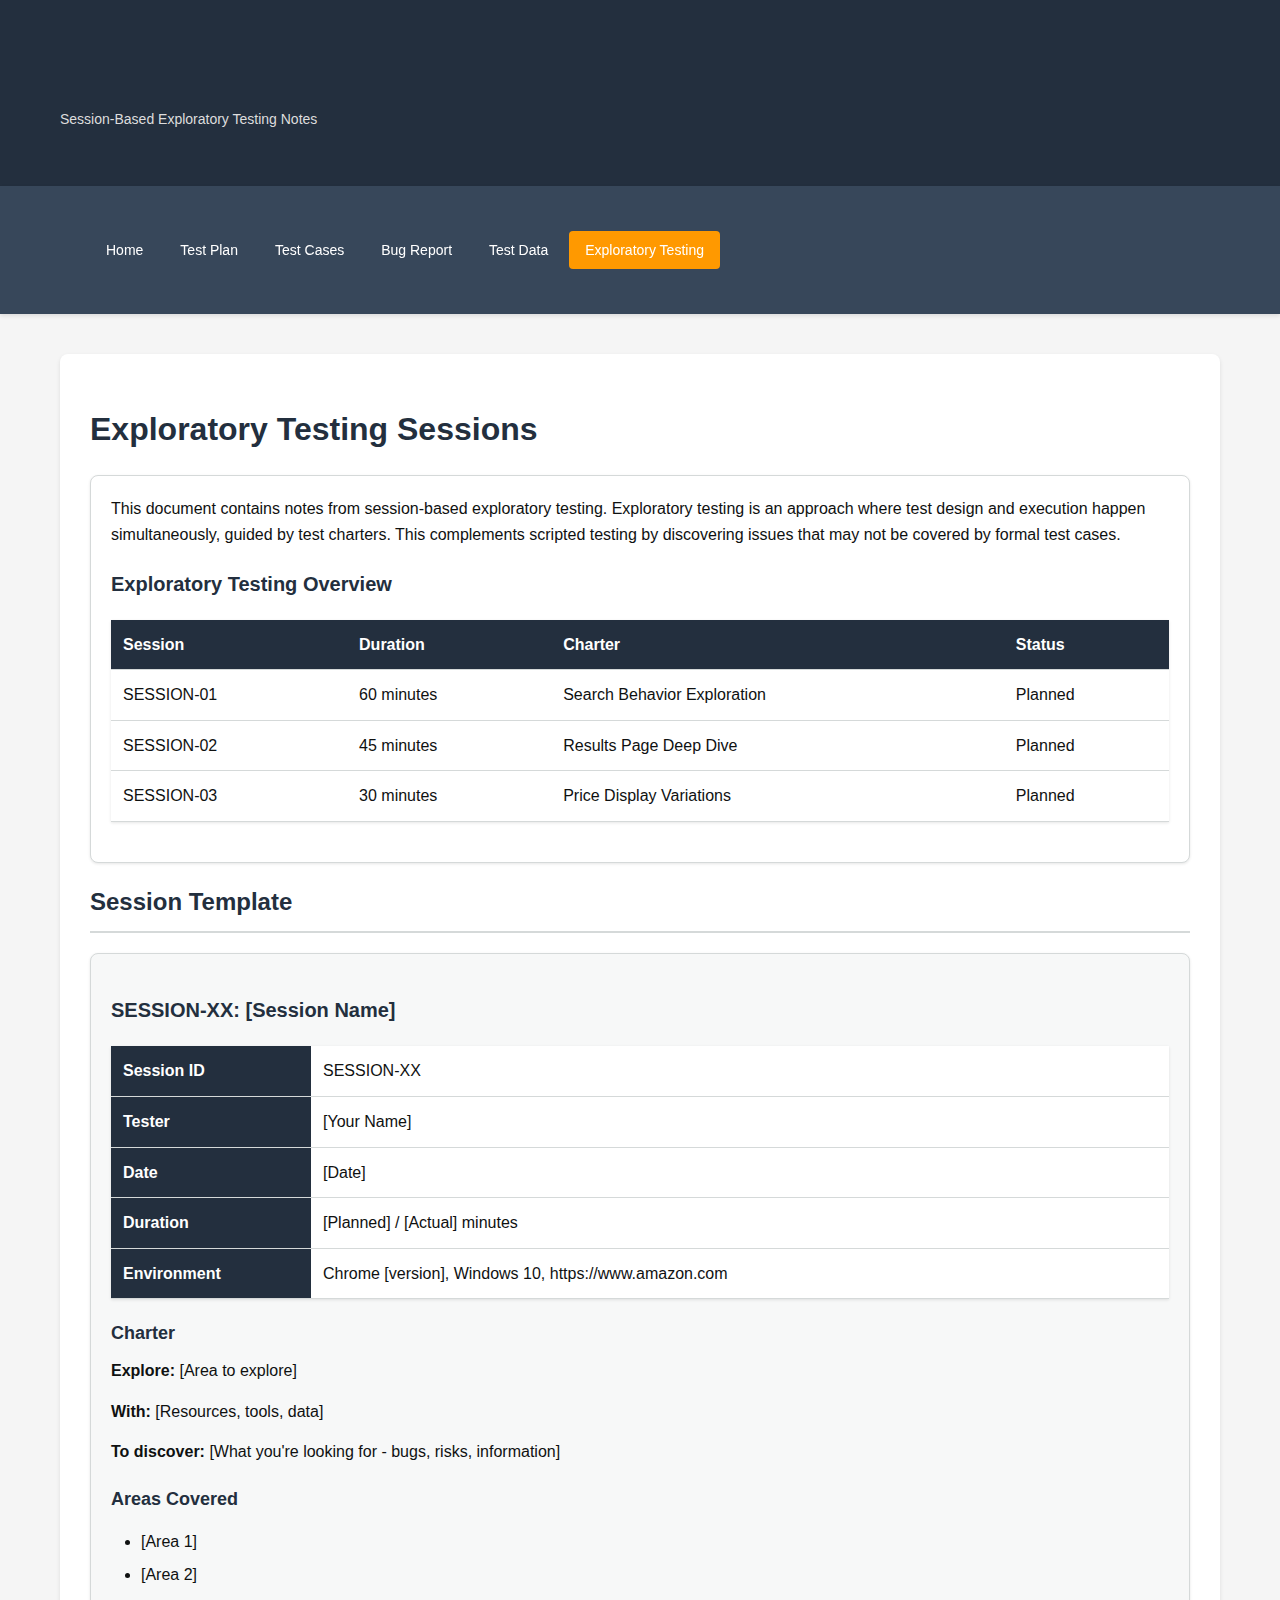
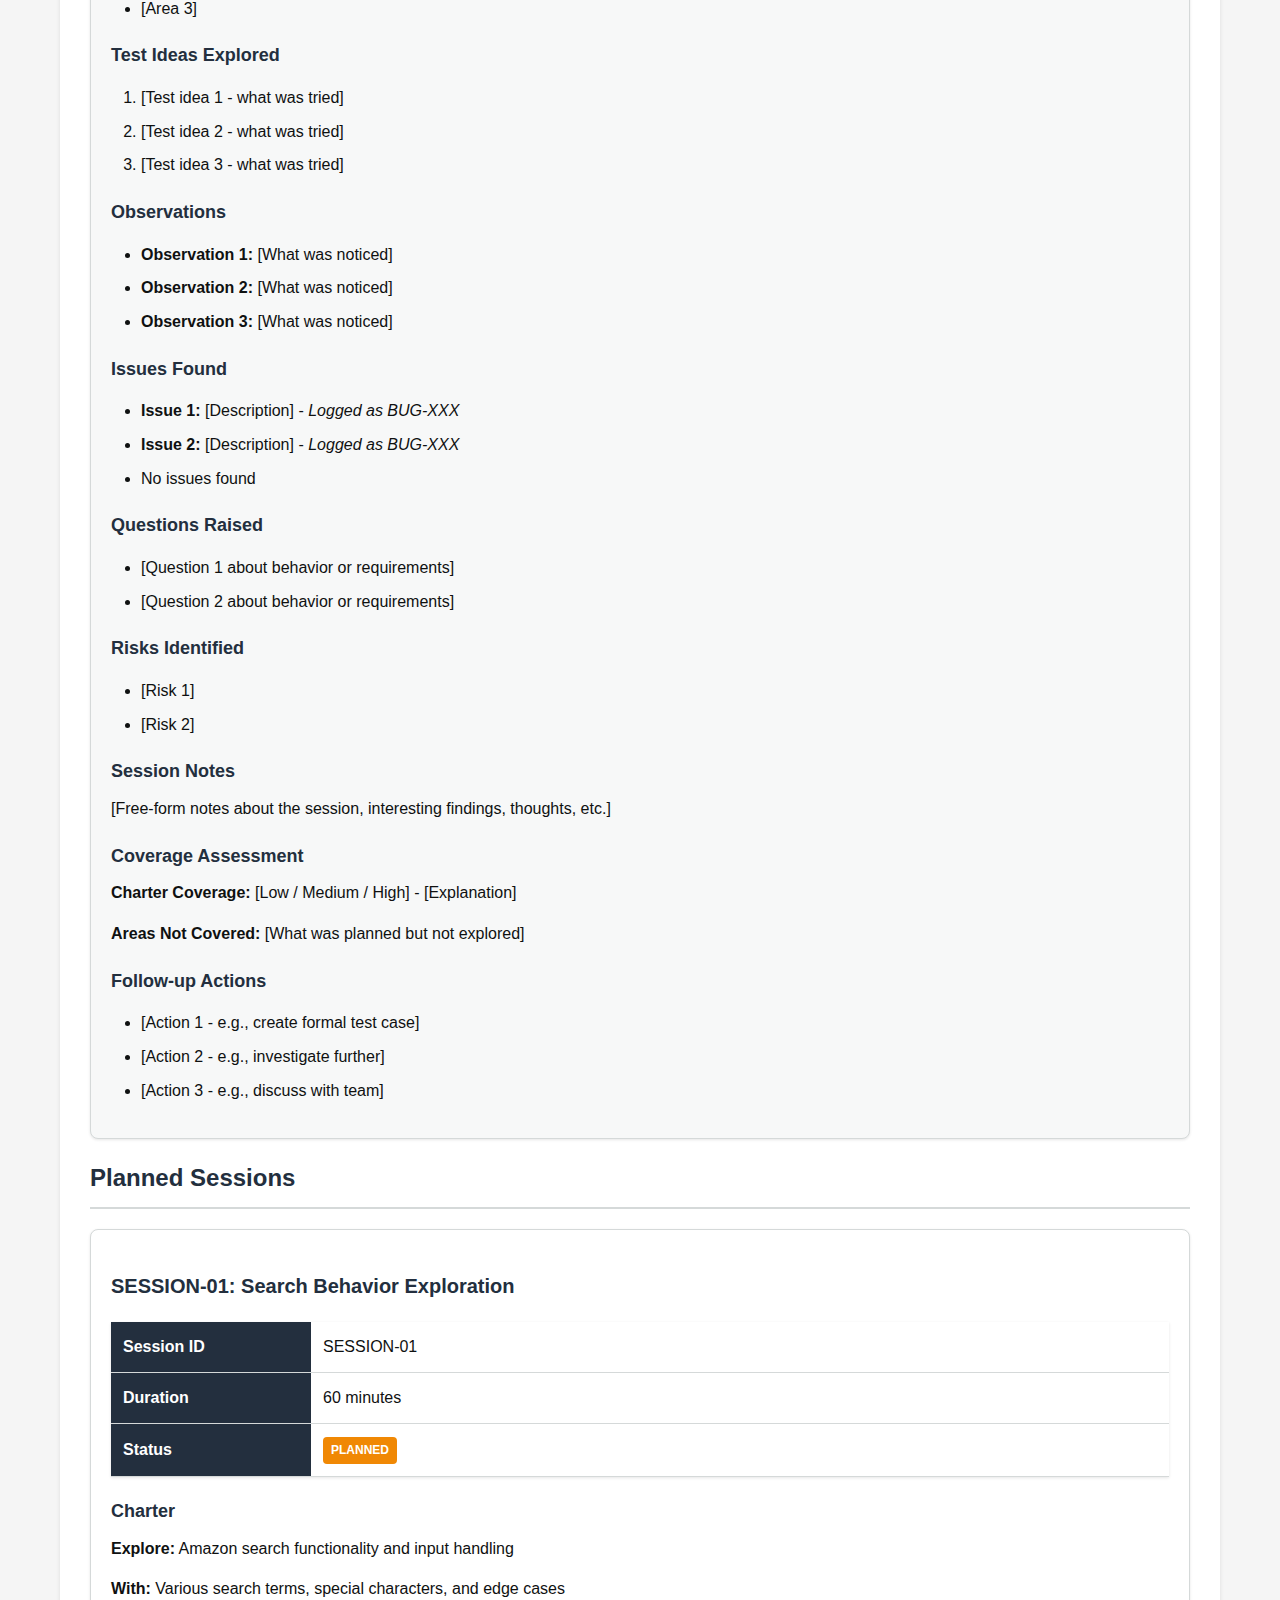
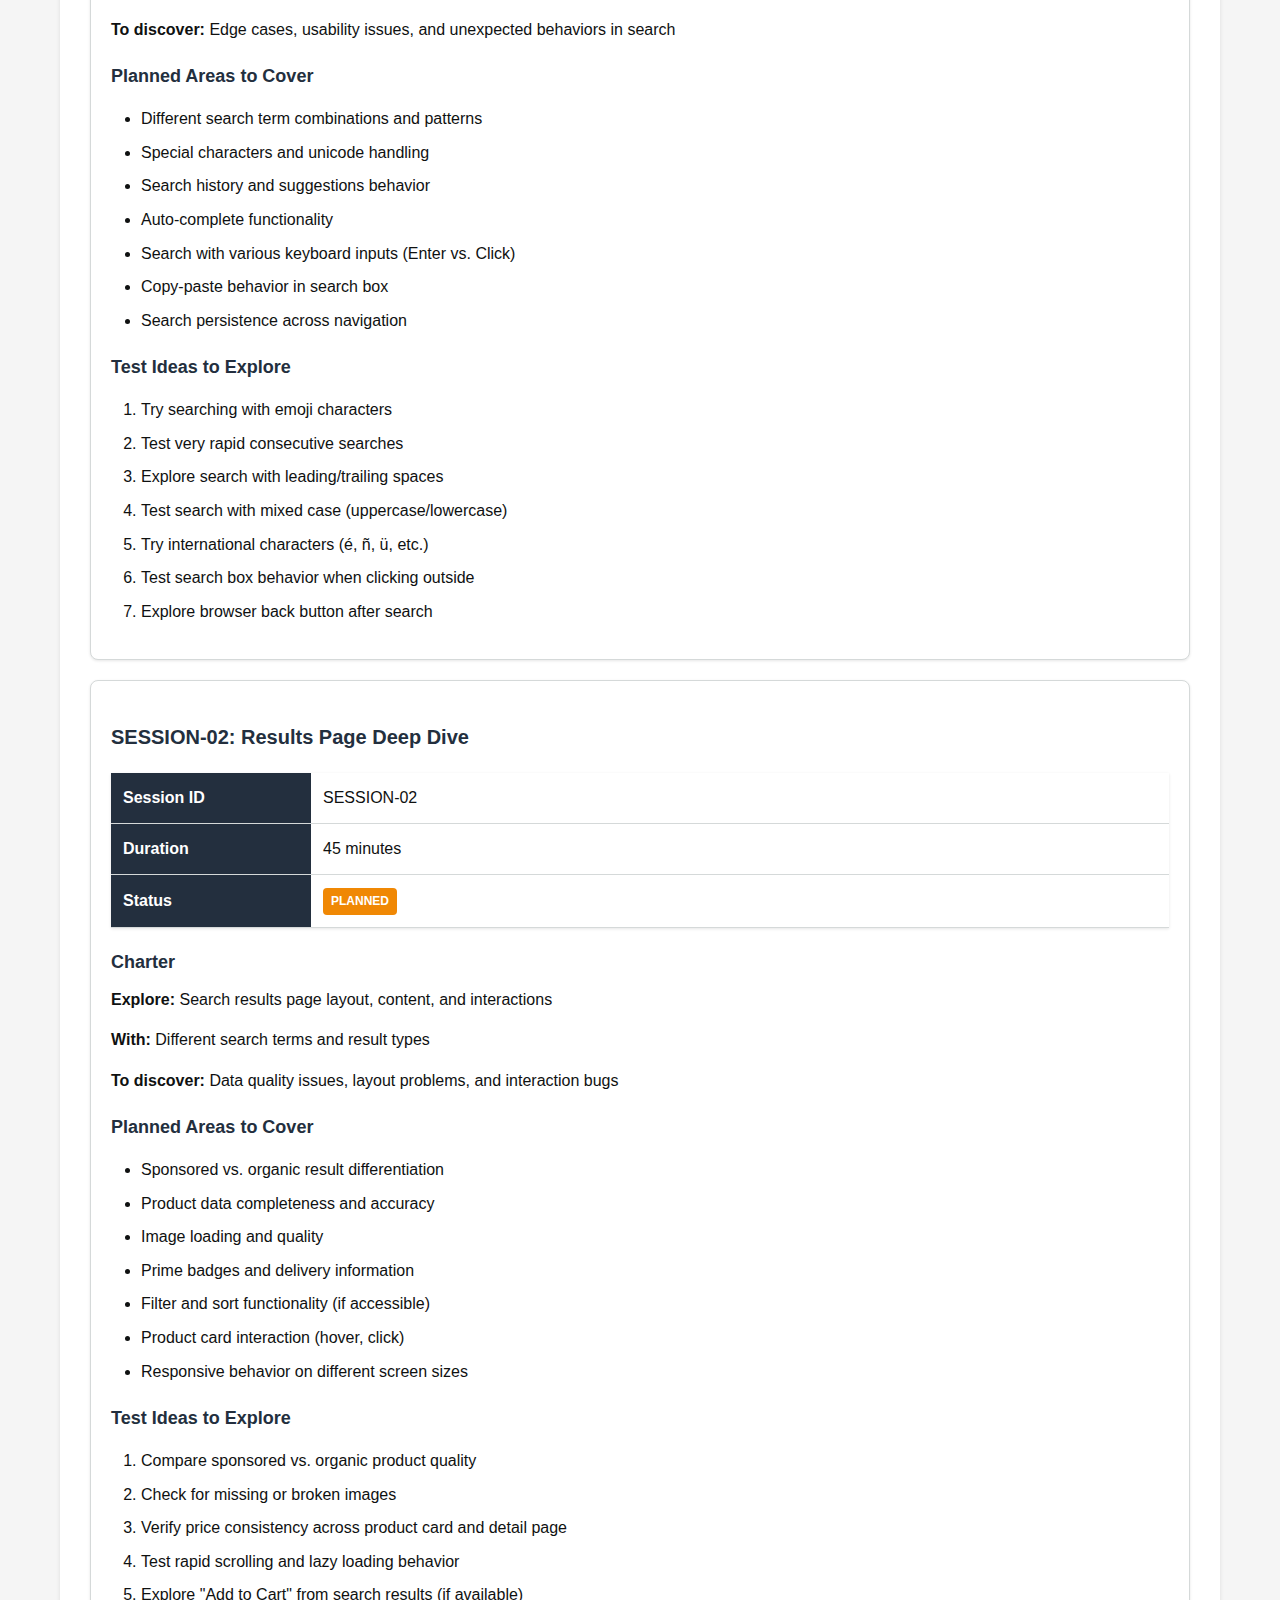
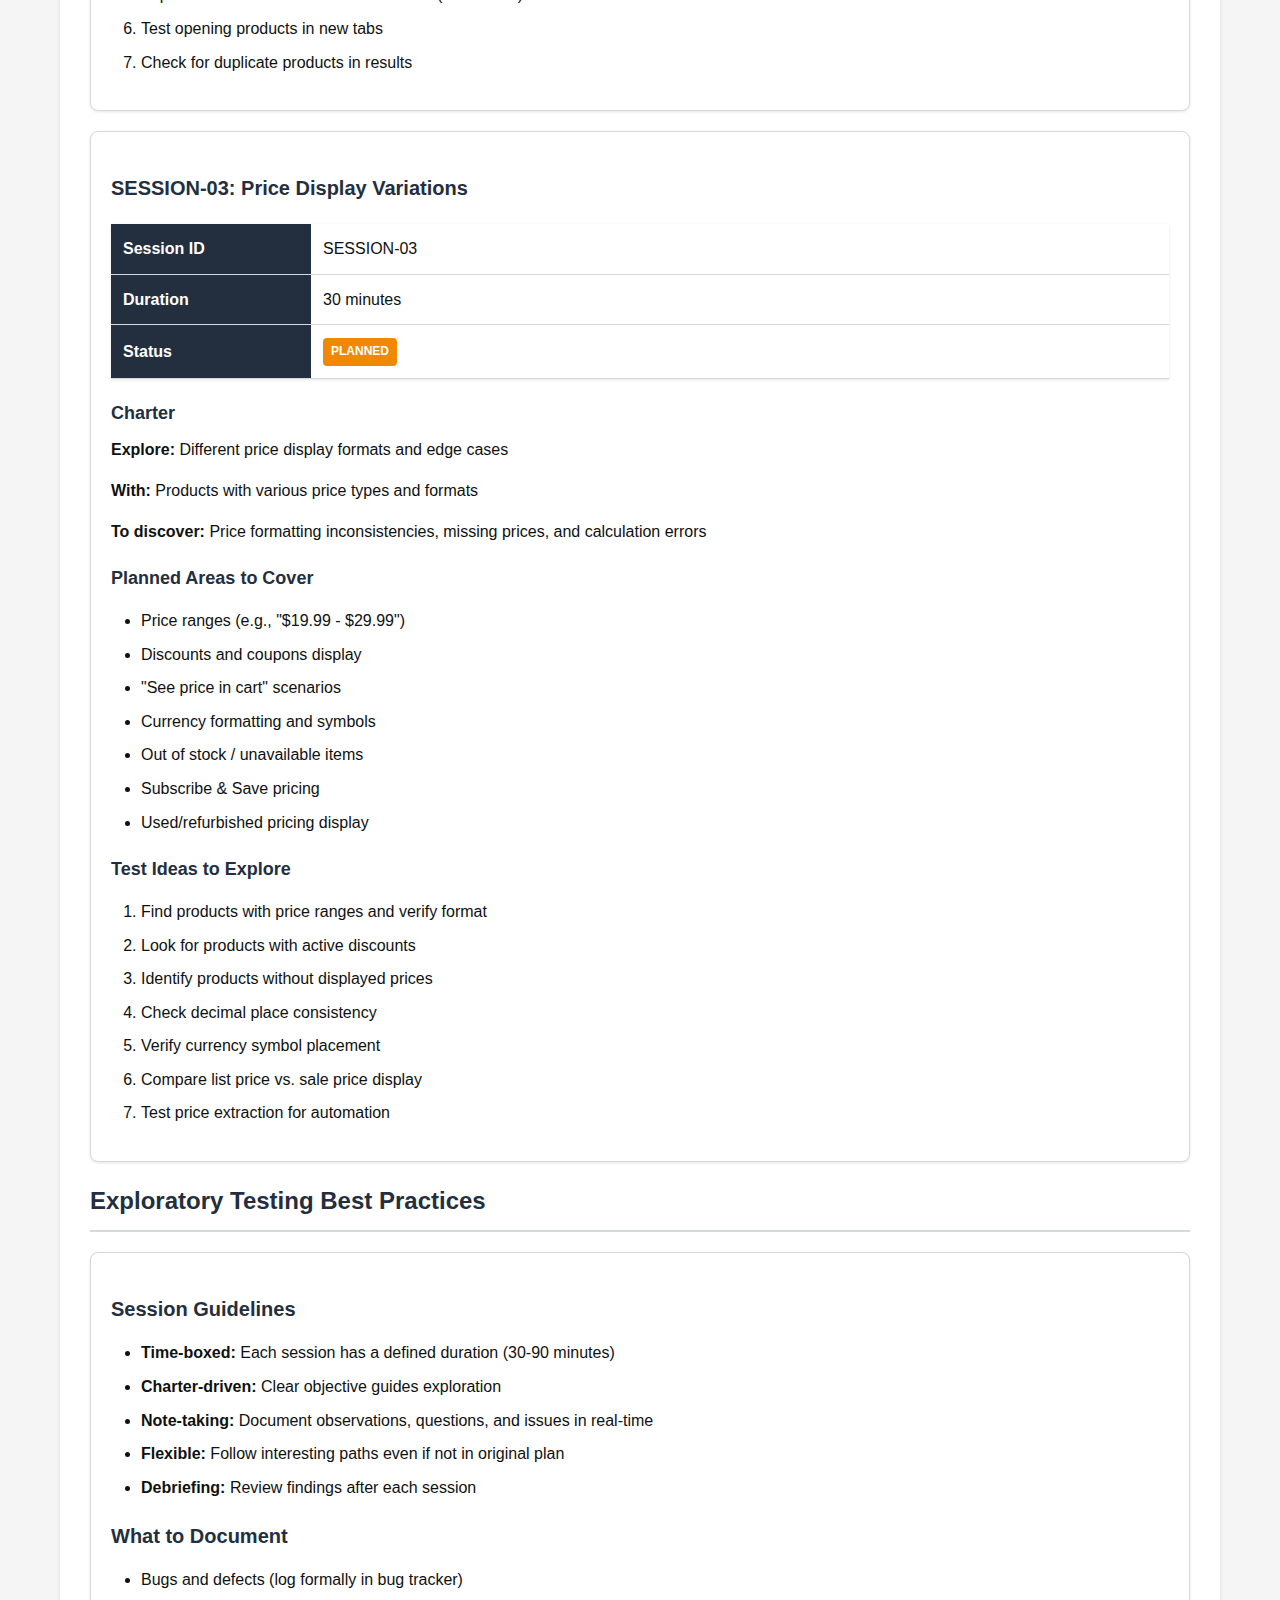
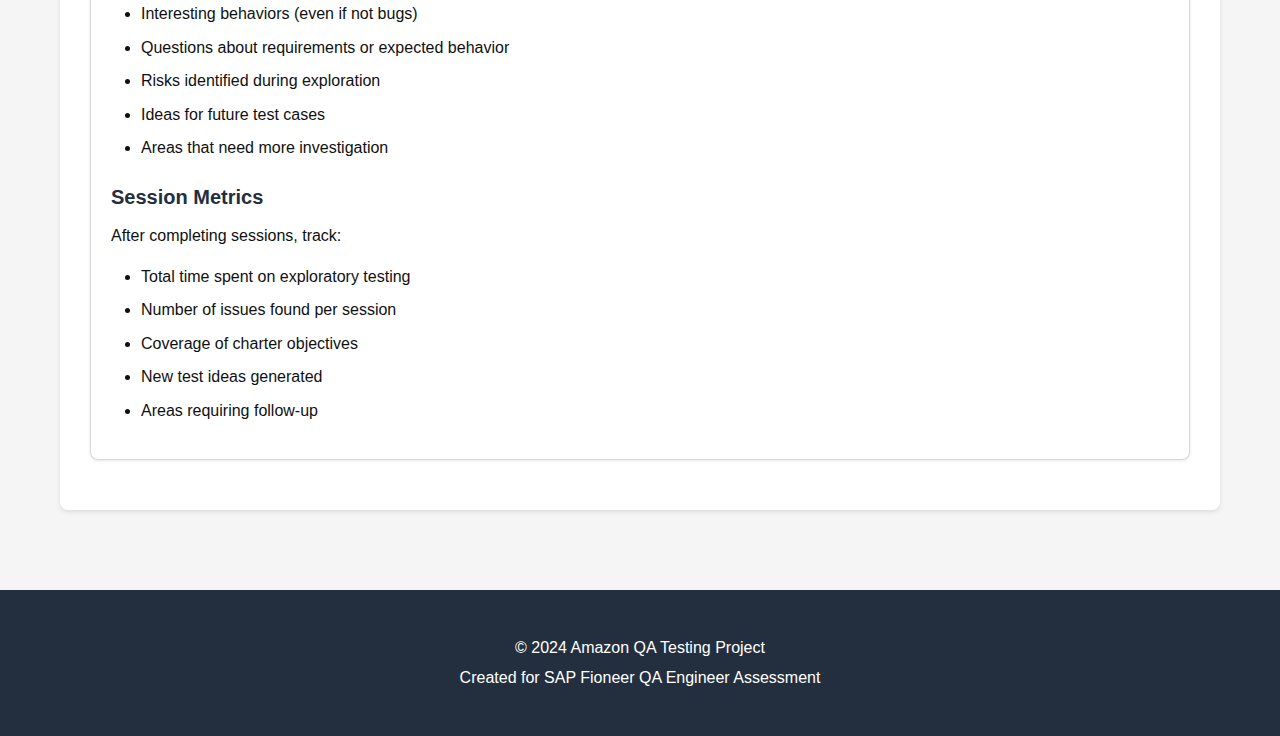
<file: docs/exploratory-sessions.html>
<!DOCTYPE html>
<html lang="en">
<head>
    <meta charset="UTF-8">
    <meta name="viewport" content="width=device-width, initial-scale=1.0">
    <title>Exploratory Testing - Amazon QA Homework</title>
    <link rel="stylesheet" href="style.css">
</head>
<body>
    <header>
        <div class="container">
            <div>
                <h1>Exploratory Testing Sessions - Amazon Website Testing</h1>
                <p class="subtitle">Session-Based Exploratory Testing Notes</p>
            </div>
        </div>
    </header>

    <nav>
        <div class="container">
            <ul>
                <li><a href="index.html">Home</a></li>
                <li><a href="test-plan.html">Test Plan</a></li>
                <li><a href="test-cases.html">Test Cases</a></li>
                <li><a href="bug-report.html">Bug Report</a></li>
                <li><a href="test-data.html">Test Data</a></li>
                <li><a href="exploratory-sessions.html" class="active">Exploratory Testing</a></li>
            </ul>
        </div>
    </nav>

    <div class="container">
        <main>
            <h1>Exploratory Testing Sessions</h1>
            
            <div class="card">
                <p>This document contains notes from session-based exploratory testing. Exploratory testing is an approach where test design and execution happen simultaneously, guided by test charters. This complements scripted testing by discovering issues that may not be covered by formal test cases.</p>
                
                <h3>Exploratory Testing Overview</h3>
                <table>
                    <thead>
                        <tr>
                            <th>Session</th>
                            <th>Duration</th>
                            <th>Charter</th>
                            <th>Status</th>
                        </tr>
                    </thead>
                    <tbody>
                        <tr>
                            <td>SESSION-01</td>
                            <td>60 minutes</td>
                            <td>Search Behavior Exploration</td>
                            <td>Planned</td>
                        </tr>
                        <tr>
                            <td>SESSION-02</td>
                            <td>45 minutes</td>
                            <td>Results Page Deep Dive</td>
                            <td>Planned</td>
                        </tr>
                        <tr>
                            <td>SESSION-03</td>
                            <td>30 minutes</td>
                            <td>Price Display Variations</td>
                            <td>Planned</td>
                        </tr>
                    </tbody>
                </table>
            </div>

            <h2>Session Template</h2>

            <div class="card" style="background-color: #F7F8F8;">
                <h3>SESSION-XX: [Session Name]</h3>
                
                <table>
                    <tr>
                        <th style="width: 200px;">Session ID</th>
                        <td>SESSION-XX</td>
                    </tr>
                    <tr>
                        <th>Tester</th>
                        <td>[Your Name]</td>
                    </tr>
                    <tr>
                        <th>Date</th>
                        <td>[Date]</td>
                    </tr>
                    <tr>
                        <th>Duration</th>
                        <td>[Planned] / [Actual] minutes</td>
                    </tr>
                    <tr>
                        <th>Environment</th>
                        <td>Chrome [version], Windows 10, https://www.amazon.com</td>
                    </tr>
                </table>

                <h4>Charter</h4>
                <p><strong>Explore:</strong> [Area to explore]</p>
                <p><strong>With:</strong> [Resources, tools, data]</p>
                <p><strong>To discover:</strong> [What you're looking for - bugs, risks, information]</p>

                <h4>Areas Covered</h4>
                <ul>
                    <li>[Area 1]</li>
                    <li>[Area 2]</li>
                    <li>[Area 3]</li>
                </ul>

                <h4>Test Ideas Explored</h4>
                <ol>
                    <li>[Test idea 1 - what was tried]</li>
                    <li>[Test idea 2 - what was tried]</li>
                    <li>[Test idea 3 - what was tried]</li>
                </ol>

                <h4>Observations</h4>
                <ul>
                    <li><strong>Observation 1:</strong> [What was noticed]</li>
                    <li><strong>Observation 2:</strong> [What was noticed]</li>
                    <li><strong>Observation 3:</strong> [What was noticed]</li>
                </ul>

                <h4>Issues Found</h4>
                <ul>
                    <li><strong>Issue 1:</strong> [Description] - <em>Logged as BUG-XXX</em></li>
                    <li><strong>Issue 2:</strong> [Description] - <em>Logged as BUG-XXX</em></li>
                    <li>No issues found</li>
                </ul>

                <h4>Questions Raised</h4>
                <ul>
                    <li>[Question 1 about behavior or requirements]</li>
                    <li>[Question 2 about behavior or requirements]</li>
                </ul>

                <h4>Risks Identified</h4>
                <ul>
                    <li>[Risk 1]</li>
                    <li>[Risk 2]</li>
                </ul>

                <h4>Session Notes</h4>
                <p>[Free-form notes about the session, interesting findings, thoughts, etc.]</p>

                <h4>Coverage Assessment</h4>
                <p><strong>Charter Coverage:</strong> [Low / Medium / High] - [Explanation]</p>
                <p><strong>Areas Not Covered:</strong> [What was planned but not explored]</p>

                <h4>Follow-up Actions</h4>
                <ul>
                    <li>[Action 1 - e.g., create formal test case]</li>
                    <li>[Action 2 - e.g., investigate further]</li>
                    <li>[Action 3 - e.g., discuss with team]</li>
                </ul>
            </div>

            <h2>Planned Sessions</h2>

            <!-- SESSION-01 -->
            <div class="card">
                <h3>SESSION-01: Search Behavior Exploration</h3>
                
                <table>
                    <tr>
                        <th style="width: 200px;">Session ID</th>
                        <td>SESSION-01</td>
                    </tr>
                    <tr>
                        <th>Duration</th>
                        <td>60 minutes</td>
                    </tr>
                    <tr>
                        <th>Status</th>
                        <td><span class="badge badge-medium">Planned</span></td>
                    </tr>
                </table>

                <h4>Charter</h4>
                <p><strong>Explore:</strong> Amazon search functionality and input handling</p>
                <p><strong>With:</strong> Various search terms, special characters, and edge cases</p>
                <p><strong>To discover:</strong> Edge cases, usability issues, and unexpected behaviors in search</p>

                <h4>Planned Areas to Cover</h4>
                <ul>
                    <li>Different search term combinations and patterns</li>
                    <li>Special characters and unicode handling</li>
                    <li>Search history and suggestions behavior</li>
                    <li>Auto-complete functionality</li>
                    <li>Search with various keyboard inputs (Enter vs. Click)</li>
                    <li>Copy-paste behavior in search box</li>
                    <li>Search persistence across navigation</li>
                </ul>

                <h4>Test Ideas to Explore</h4>
                <ol>
                    <li>Try searching with emoji characters</li>
                    <li>Test very rapid consecutive searches</li>
                    <li>Explore search with leading/trailing spaces</li>
                    <li>Test search with mixed case (uppercase/lowercase)</li>
                    <li>Try international characters (é, ñ, ü, etc.)</li>
                    <li>Test search box behavior when clicking outside</li>
                    <li>Explore browser back button after search</li>
                </ol>
            </div>

            <!-- SESSION-02 -->
            <div class="card">
                <h3>SESSION-02: Results Page Deep Dive</h3>
                
                <table>
                    <tr>
                        <th style="width: 200px;">Session ID</th>
                        <td>SESSION-02</td>
                    </tr>
                    <tr>
                        <th>Duration</th>
                        <td>45 minutes</td>
                    </tr>
                    <tr>
                        <th>Status</th>
                        <td><span class="badge badge-medium">Planned</span></td>
                    </tr>
                </table>

                <h4>Charter</h4>
                <p><strong>Explore:</strong> Search results page layout, content, and interactions</p>
                <p><strong>With:</strong> Different search terms and result types</p>
                <p><strong>To discover:</strong> Data quality issues, layout problems, and interaction bugs</p>

                <h4>Planned Areas to Cover</h4>
                <ul>
                    <li>Sponsored vs. organic result differentiation</li>
                    <li>Product data completeness and accuracy</li>
                    <li>Image loading and quality</li>
                    <li>Prime badges and delivery information</li>
                    <li>Filter and sort functionality (if accessible)</li>
                    <li>Product card interaction (hover, click)</li>
                    <li>Responsive behavior on different screen sizes</li>
                </ul>

                <h4>Test Ideas to Explore</h4>
                <ol>
                    <li>Compare sponsored vs. organic product quality</li>
                    <li>Check for missing or broken images</li>
                    <li>Verify price consistency across product card and detail page</li>
                    <li>Test rapid scrolling and lazy loading behavior</li>
                    <li>Explore "Add to Cart" from search results (if available)</li>
                    <li>Test opening products in new tabs</li>
                    <li>Check for duplicate products in results</li>
                </ol>
            </div>

            <!-- SESSION-03 -->
            <div class="card">
                <h3>SESSION-03: Price Display Variations</h3>
                
                <table>
                    <tr>
                        <th style="width: 200px;">Session ID</th>
                        <td>SESSION-03</td>
                    </tr>
                    <tr>
                        <th>Duration</th>
                        <td>30 minutes</td>
                    </tr>
                    <tr>
                        <th>Status</th>
                        <td><span class="badge badge-medium">Planned</span></td>
                    </tr>
                </table>

                <h4>Charter</h4>
                <p><strong>Explore:</strong> Different price display formats and edge cases</p>
                <p><strong>With:</strong> Products with various price types and formats</p>
                <p><strong>To discover:</strong> Price formatting inconsistencies, missing prices, and calculation errors</p>

                <h4>Planned Areas to Cover</h4>
                <ul>
                    <li>Price ranges (e.g., "$19.99 - $29.99")</li>
                    <li>Discounts and coupons display</li>
                    <li>"See price in cart" scenarios</li>
                    <li>Currency formatting and symbols</li>
                    <li>Out of stock / unavailable items</li>
                    <li>Subscribe & Save pricing</li>
                    <li>Used/refurbished pricing display</li>
                </ul>

                <h4>Test Ideas to Explore</h4>
                <ol>
                    <li>Find products with price ranges and verify format</li>
                    <li>Look for products with active discounts</li>
                    <li>Identify products without displayed prices</li>
                    <li>Check decimal place consistency</li>
                    <li>Verify currency symbol placement</li>
                    <li>Compare list price vs. sale price display</li>
                    <li>Test price extraction for automation</li>
                </ol>
            </div>

            <h2>Exploratory Testing Best Practices</h2>
            
            <div class="card">
                <h3>Session Guidelines</h3>
                <ul>
                    <li><strong>Time-boxed:</strong> Each session has a defined duration (30-90 minutes)</li>
                    <li><strong>Charter-driven:</strong> Clear objective guides exploration</li>
                    <li><strong>Note-taking:</strong> Document observations, questions, and issues in real-time</li>
                    <li><strong>Flexible:</strong> Follow interesting paths even if not in original plan</li>
                    <li><strong>Debriefing:</strong> Review findings after each session</li>
                </ul>

                <h3>What to Document</h3>
                <ul>
                    <li>Bugs and defects (log formally in bug tracker)</li>
                    <li>Interesting behaviors (even if not bugs)</li>
                    <li>Questions about requirements or expected behavior</li>
                    <li>Risks identified during exploration</li>
                    <li>Ideas for future test cases</li>
                    <li>Areas that need more investigation</li>
                </ul>

                <h3>Session Metrics</h3>
                <p>After completing sessions, track:</p>
                <ul>
                    <li>Total time spent on exploratory testing</li>
                    <li>Number of issues found per session</li>
                    <li>Coverage of charter objectives</li>
                    <li>New test ideas generated</li>
                    <li>Areas requiring follow-up</li>
                </ul>
            </div>

        </main>
    </div>

    <footer>
        <div class="container">
            <p>&copy; 2024 Amazon QA Testing Project</p>
            <p>Created for SAP Fioneer QA Engineer Assessment</p>
        </div>
    </footer>
</body>
</html>
</file>
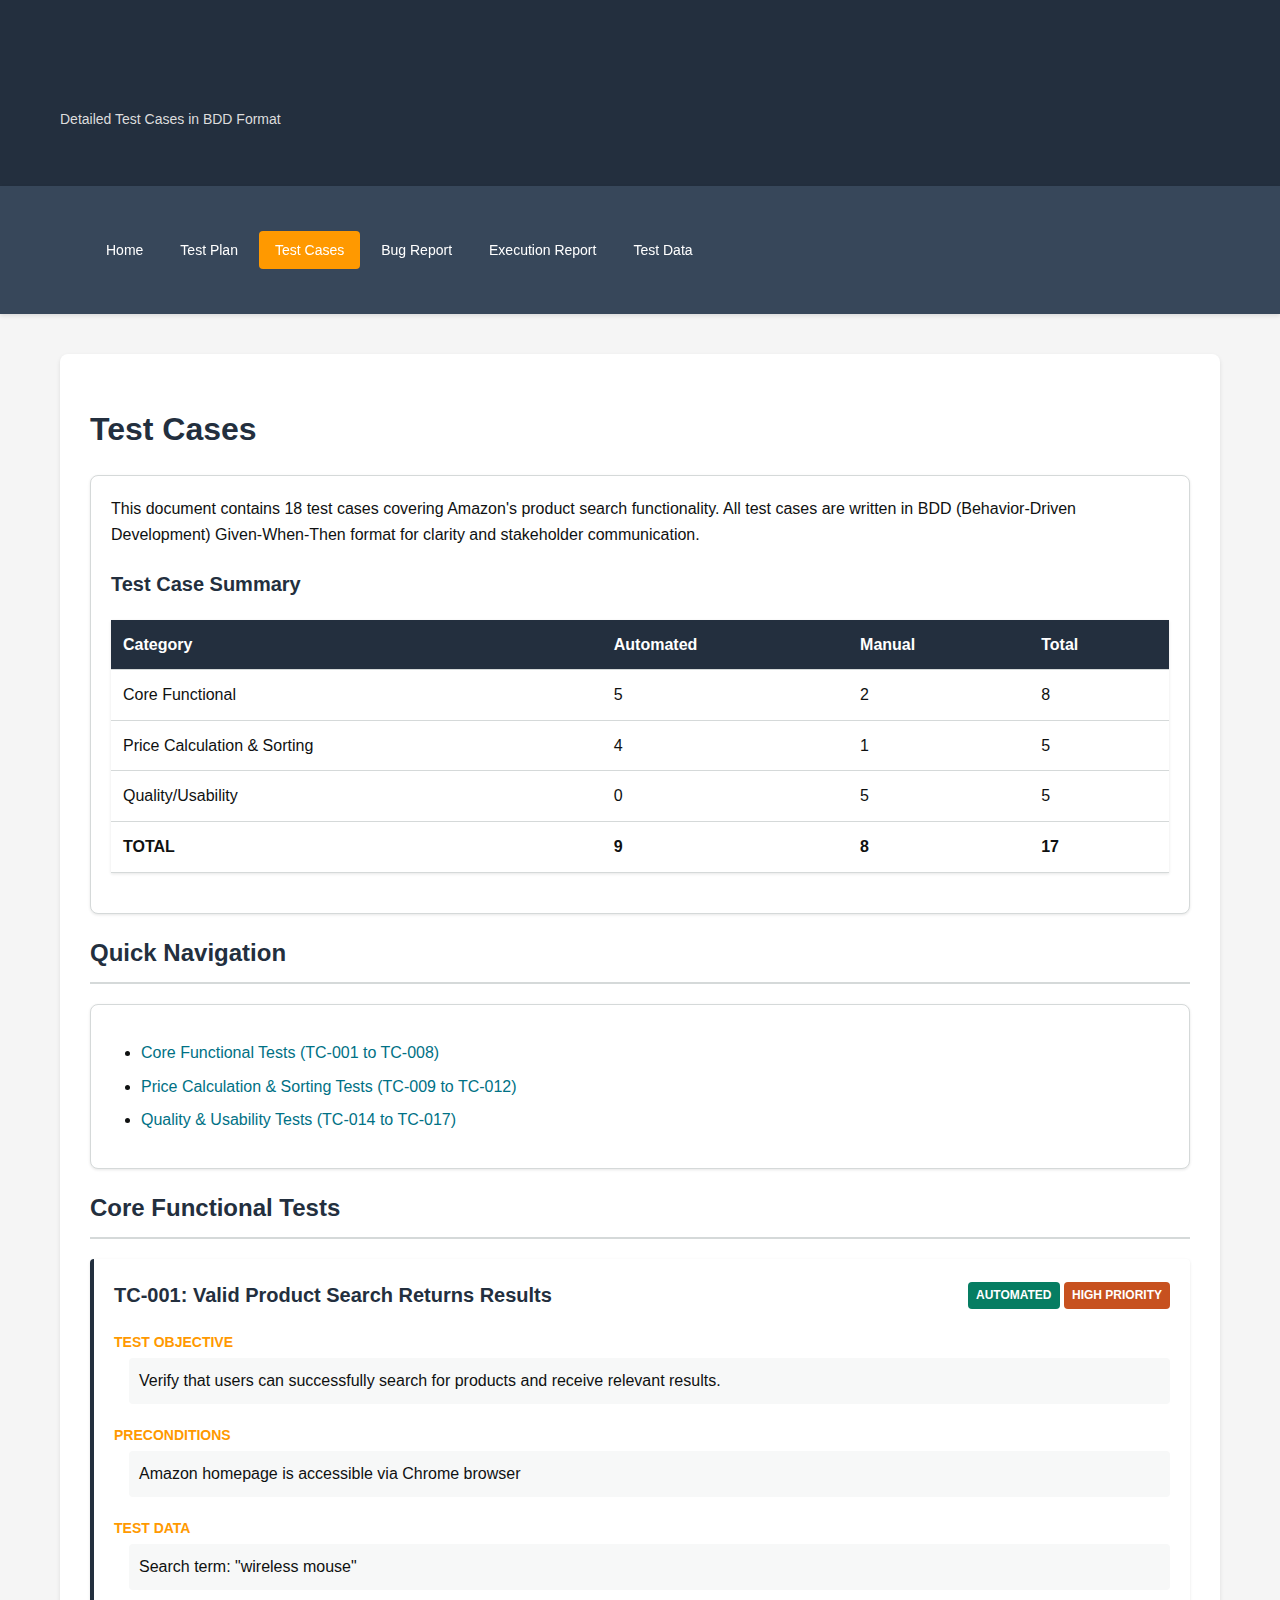
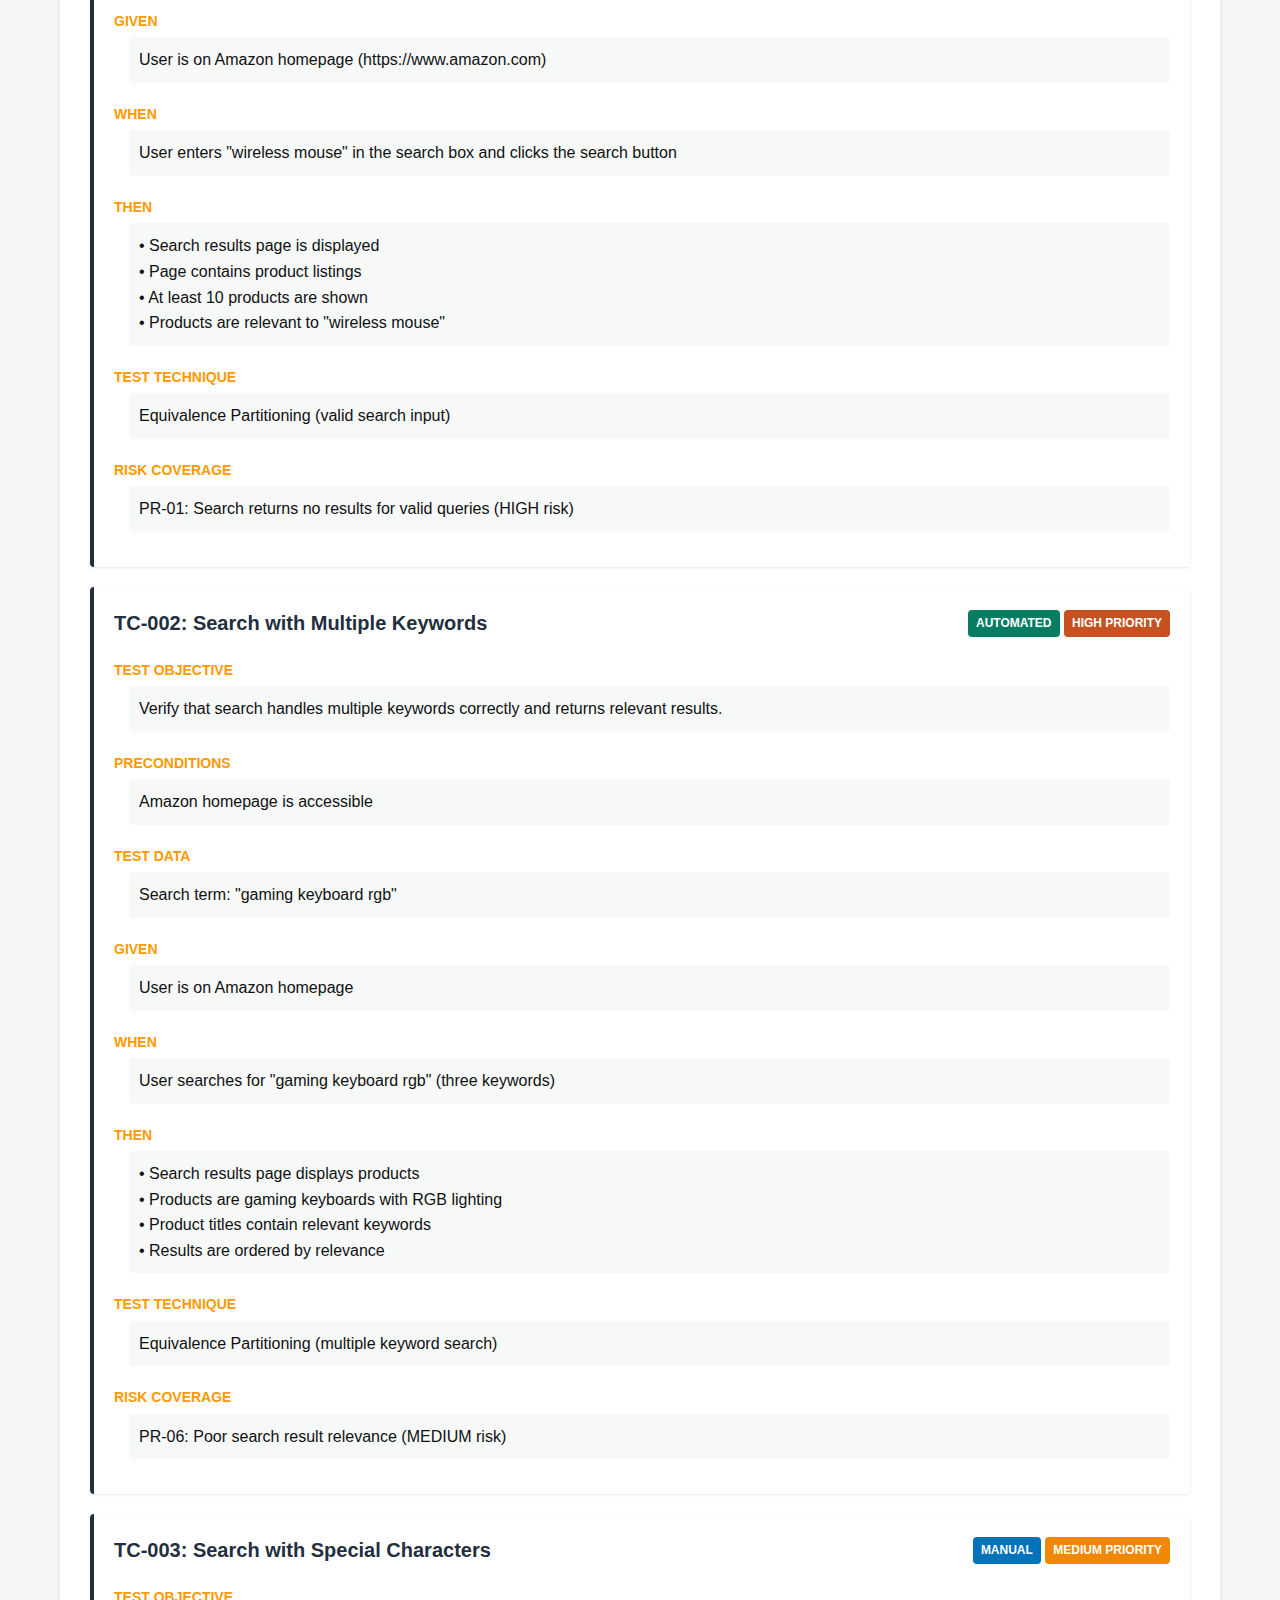
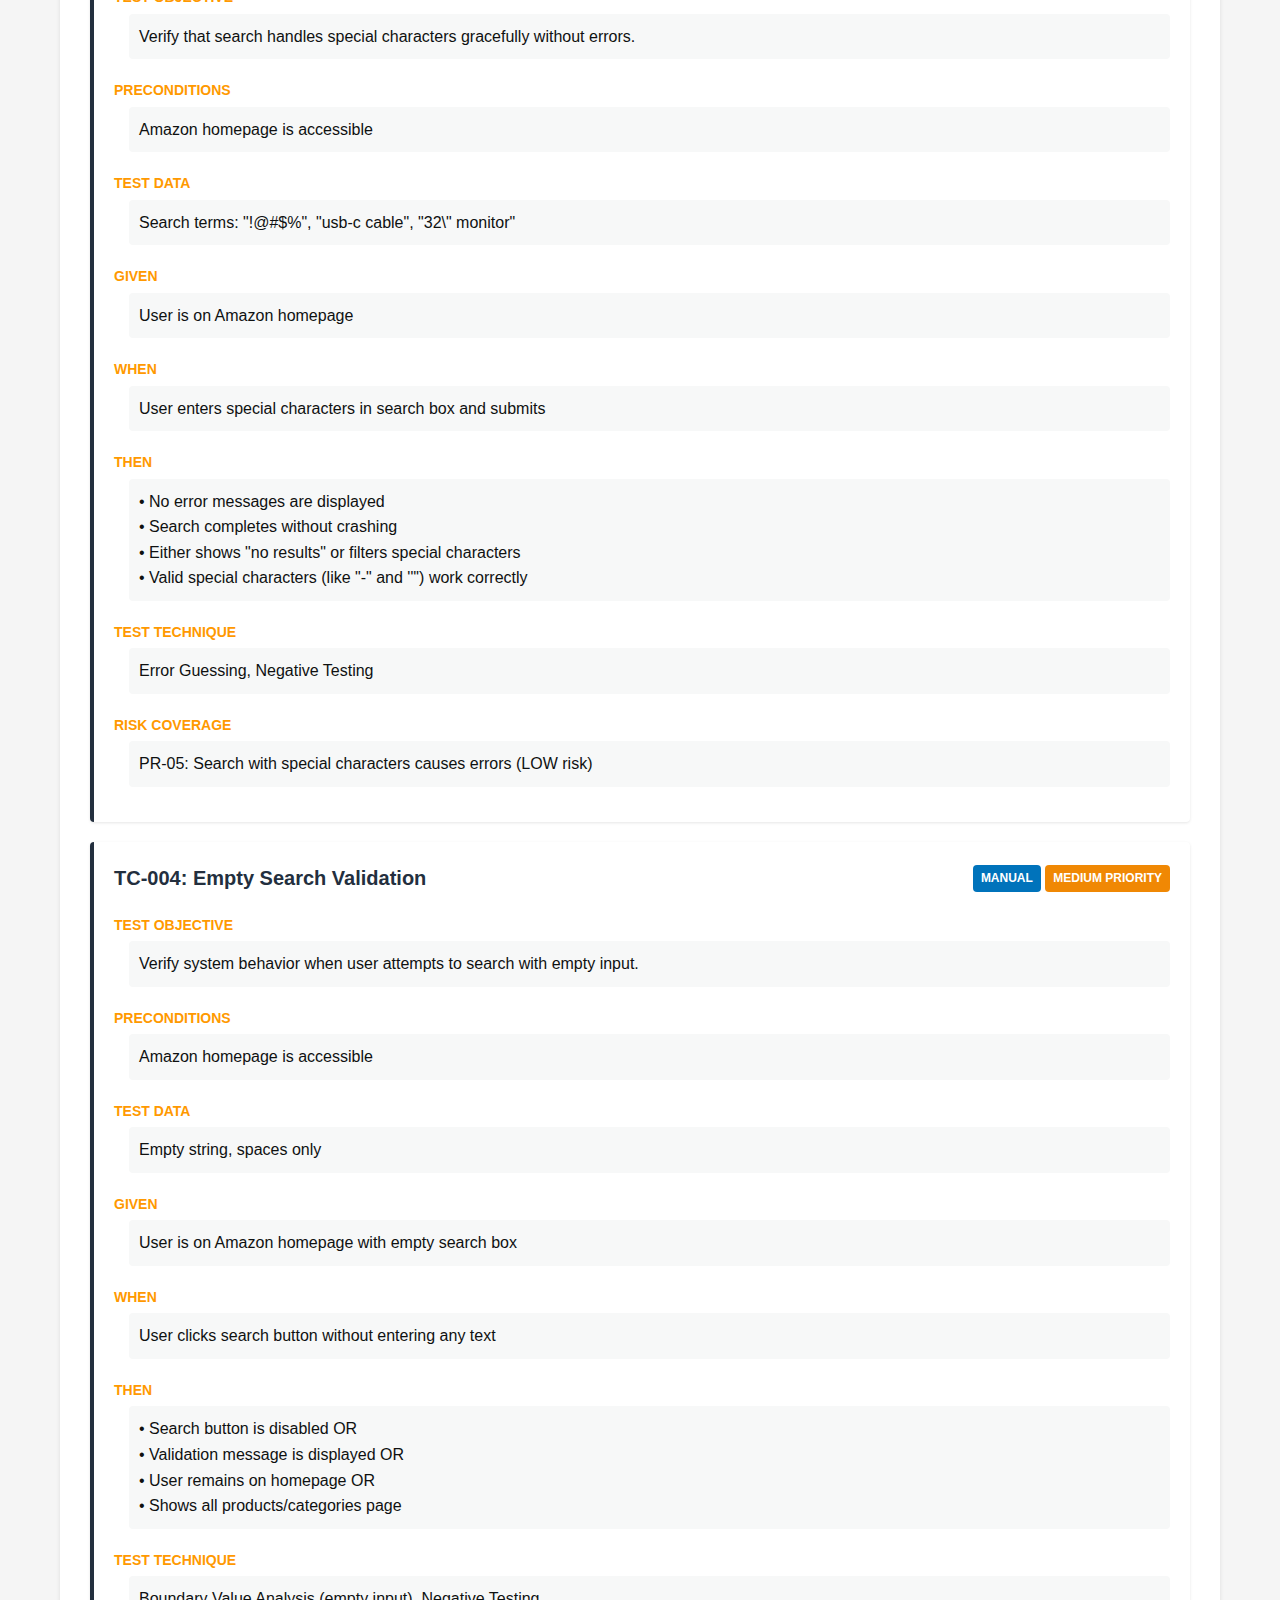
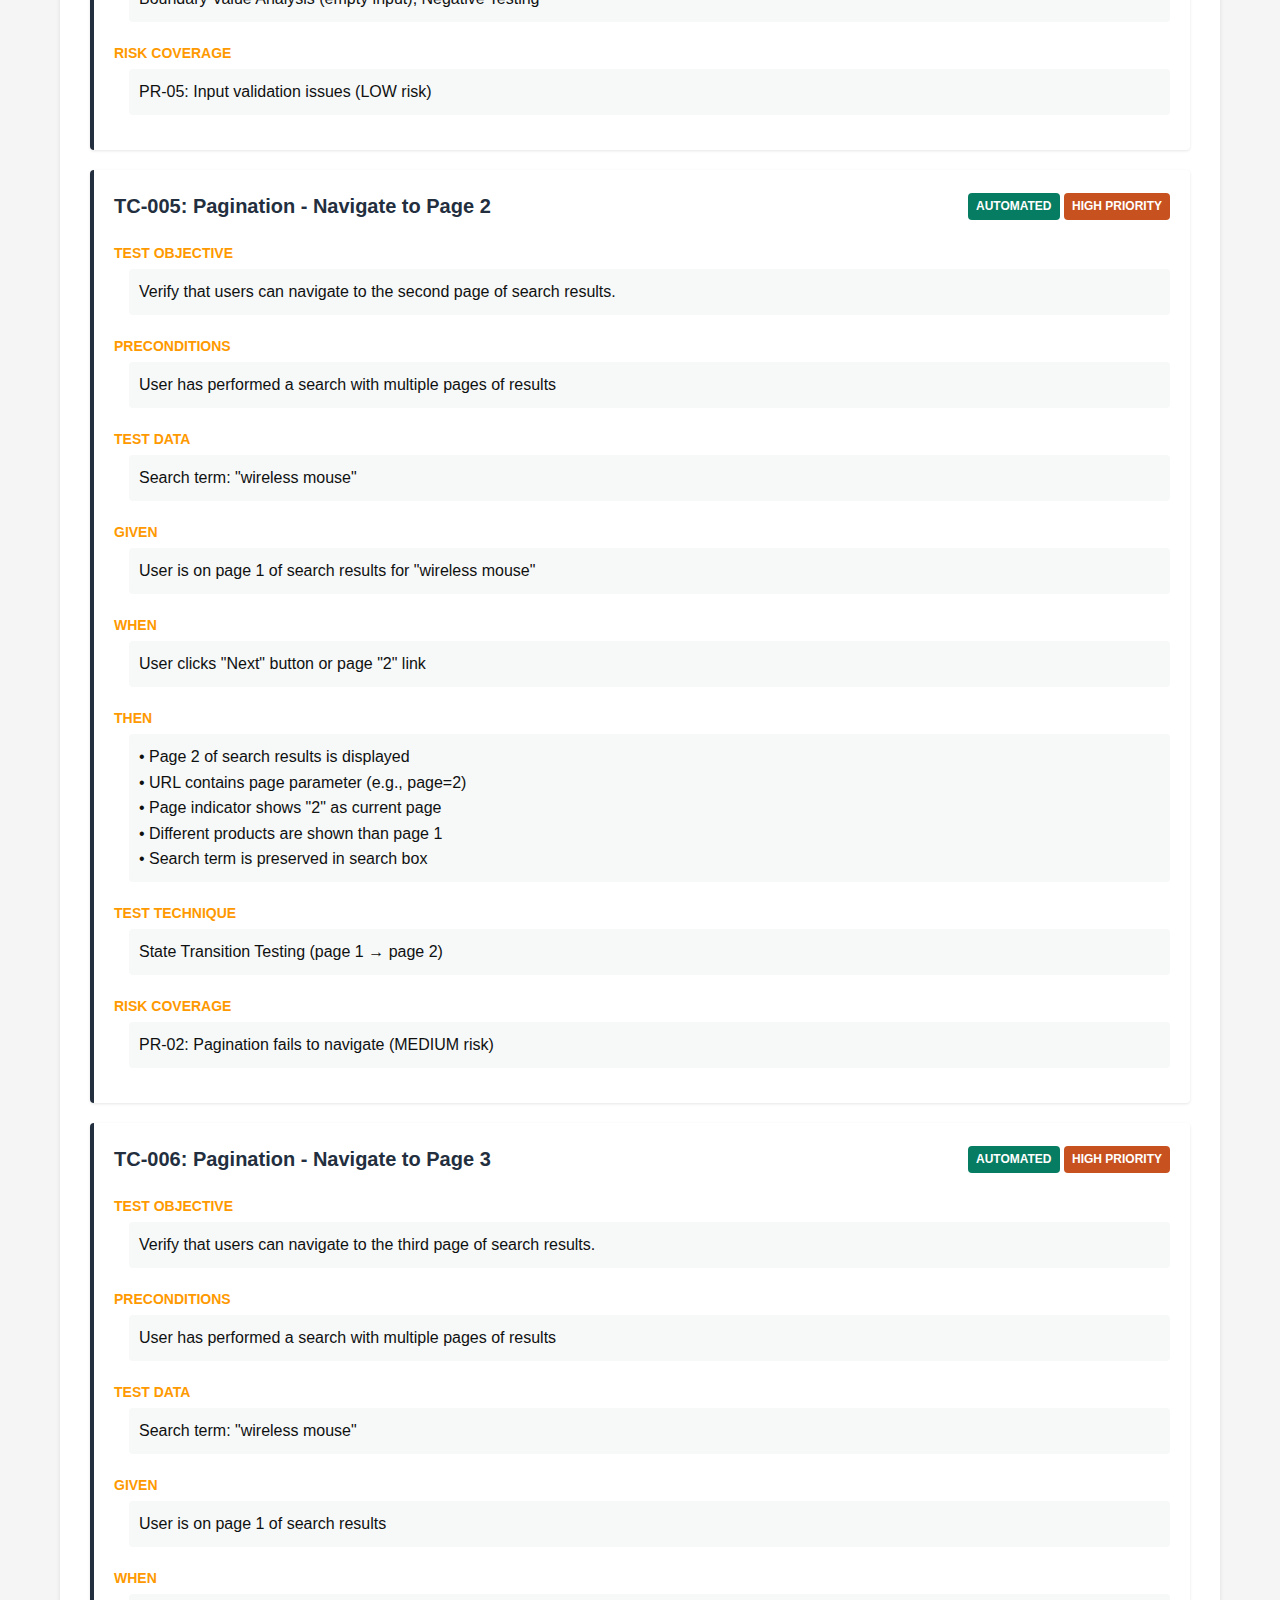
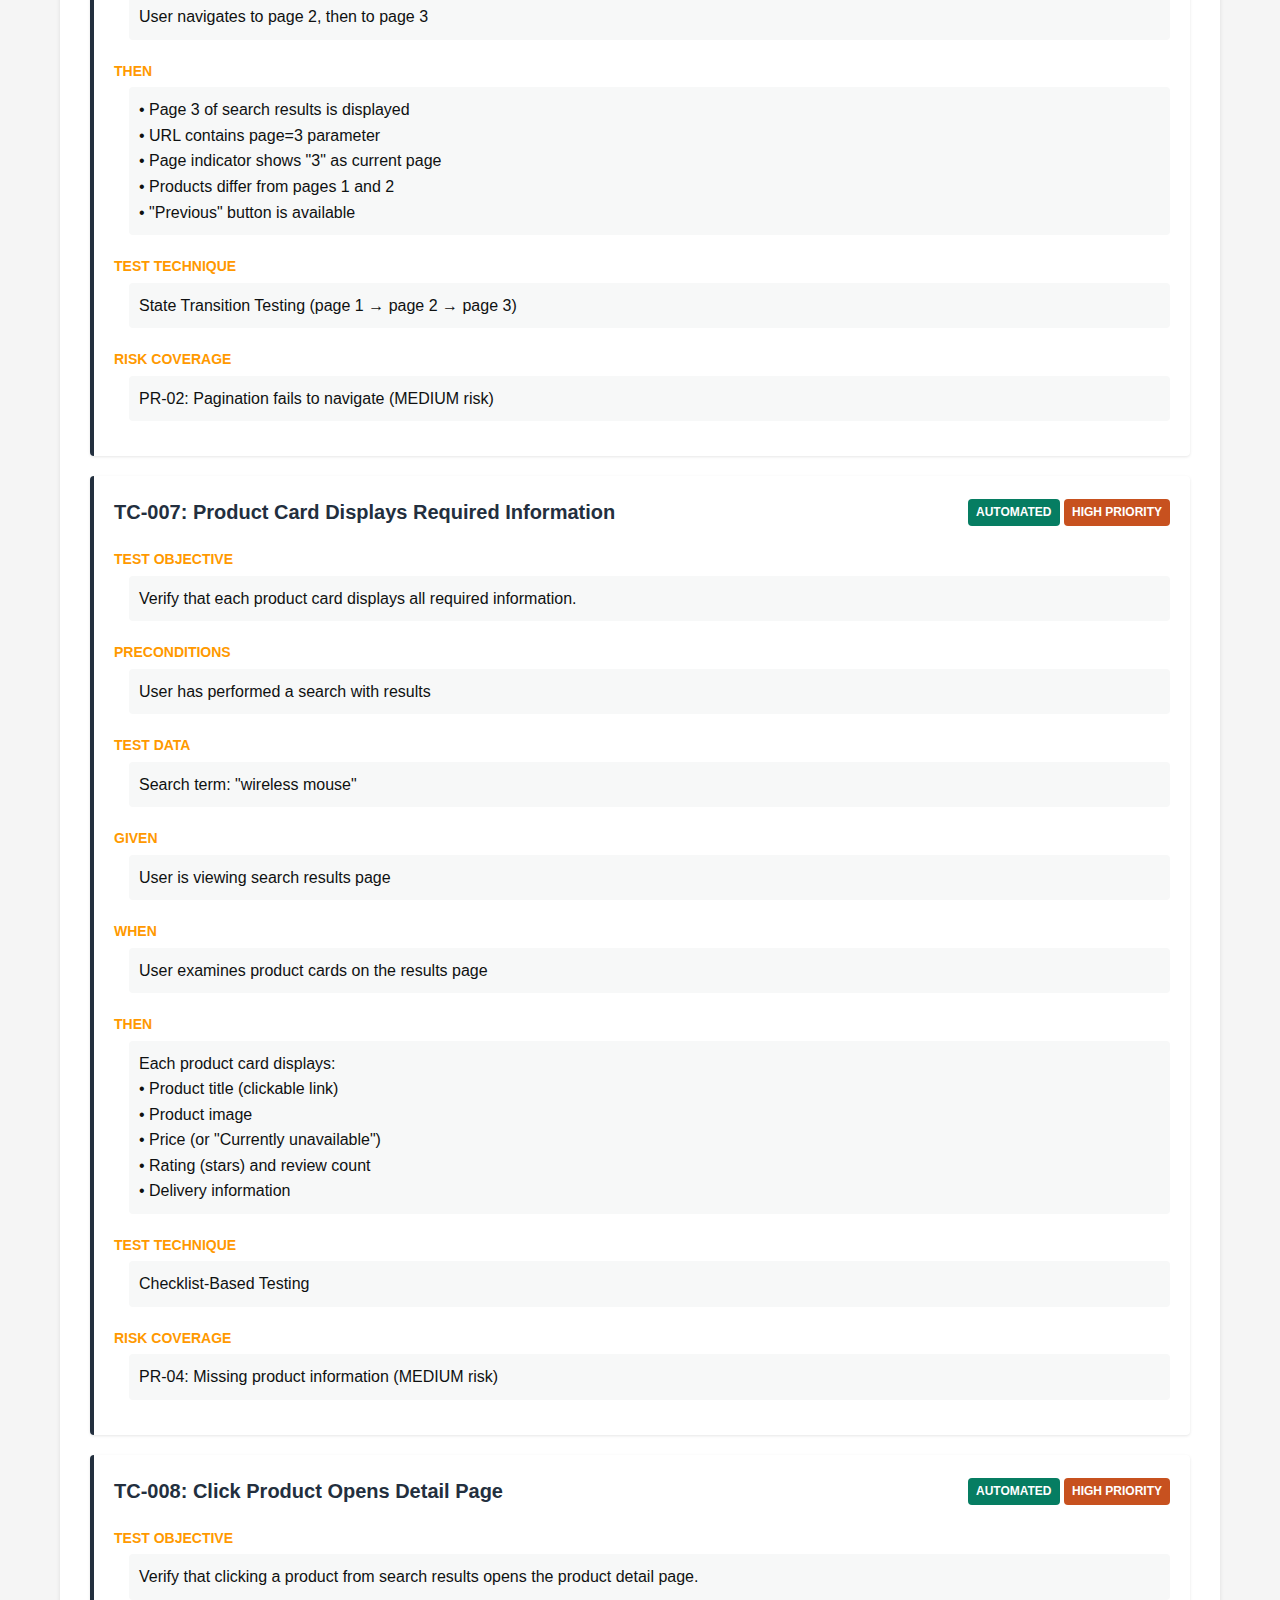
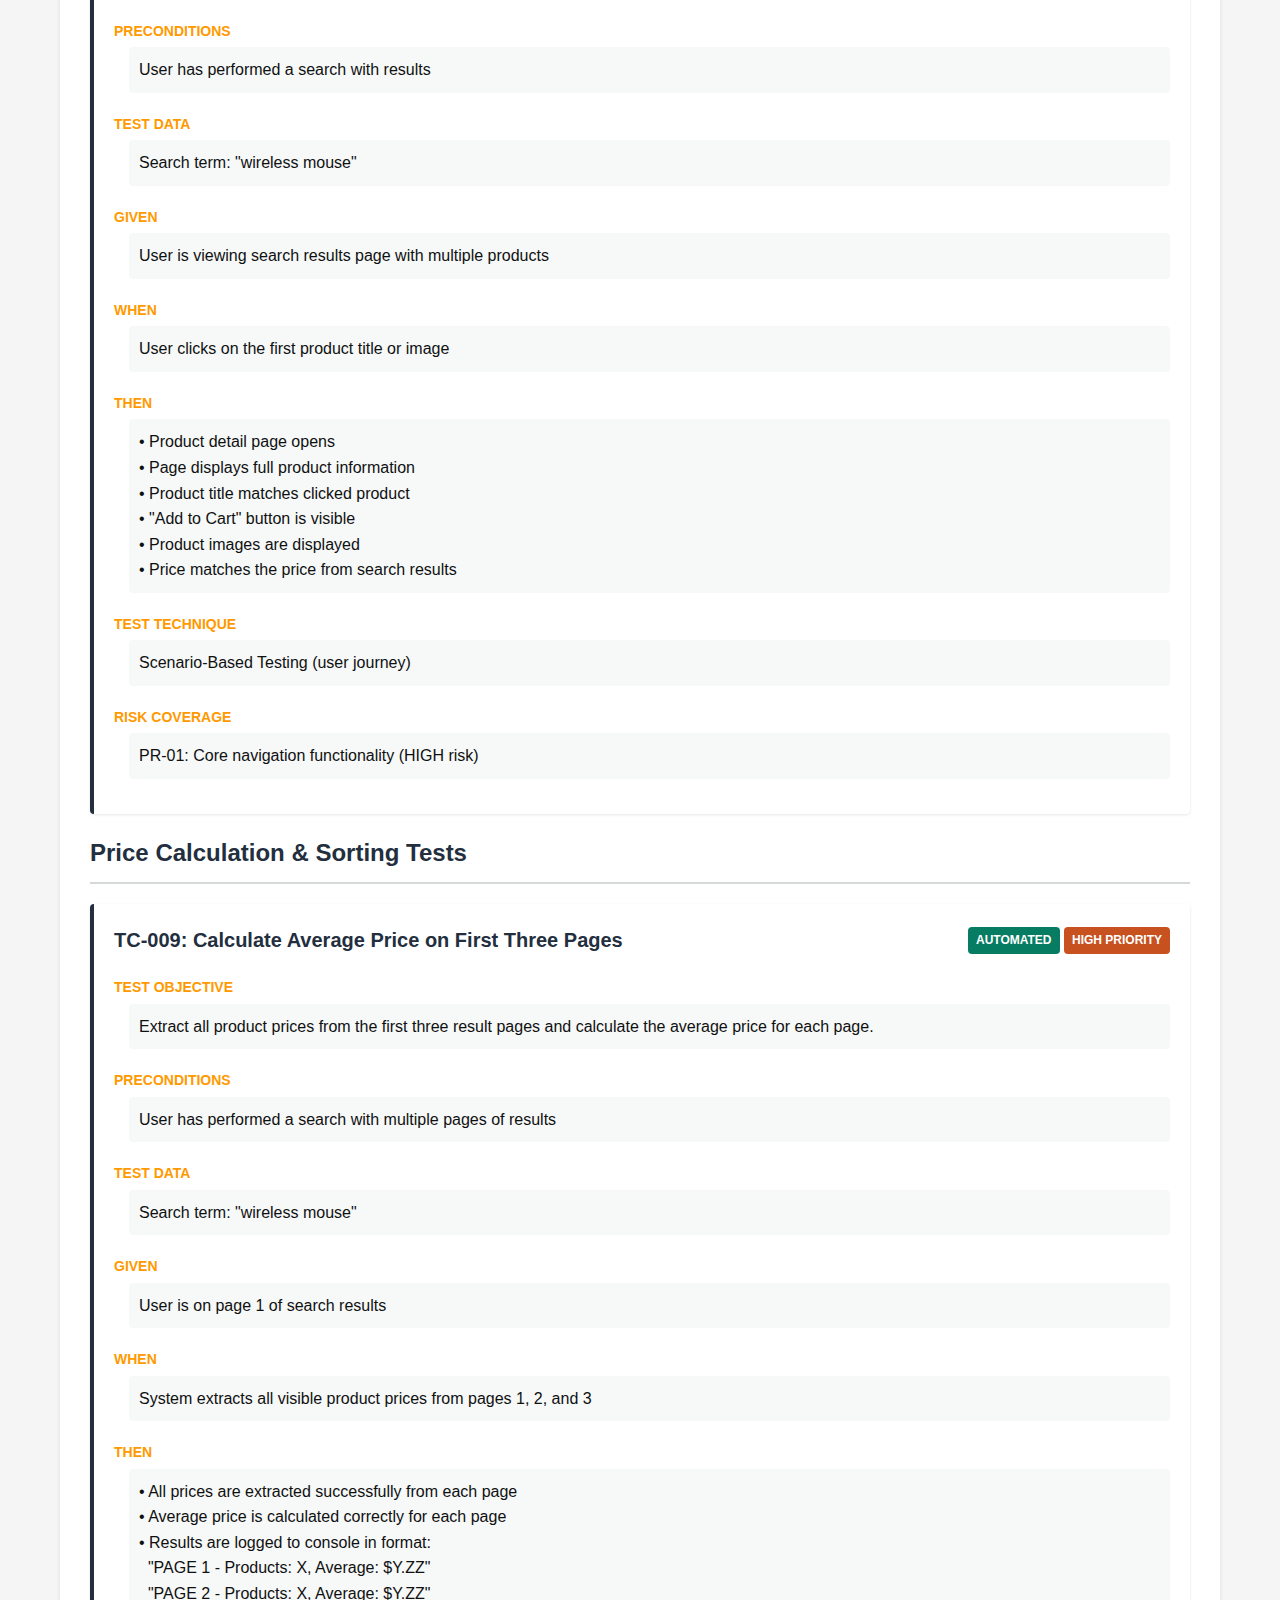
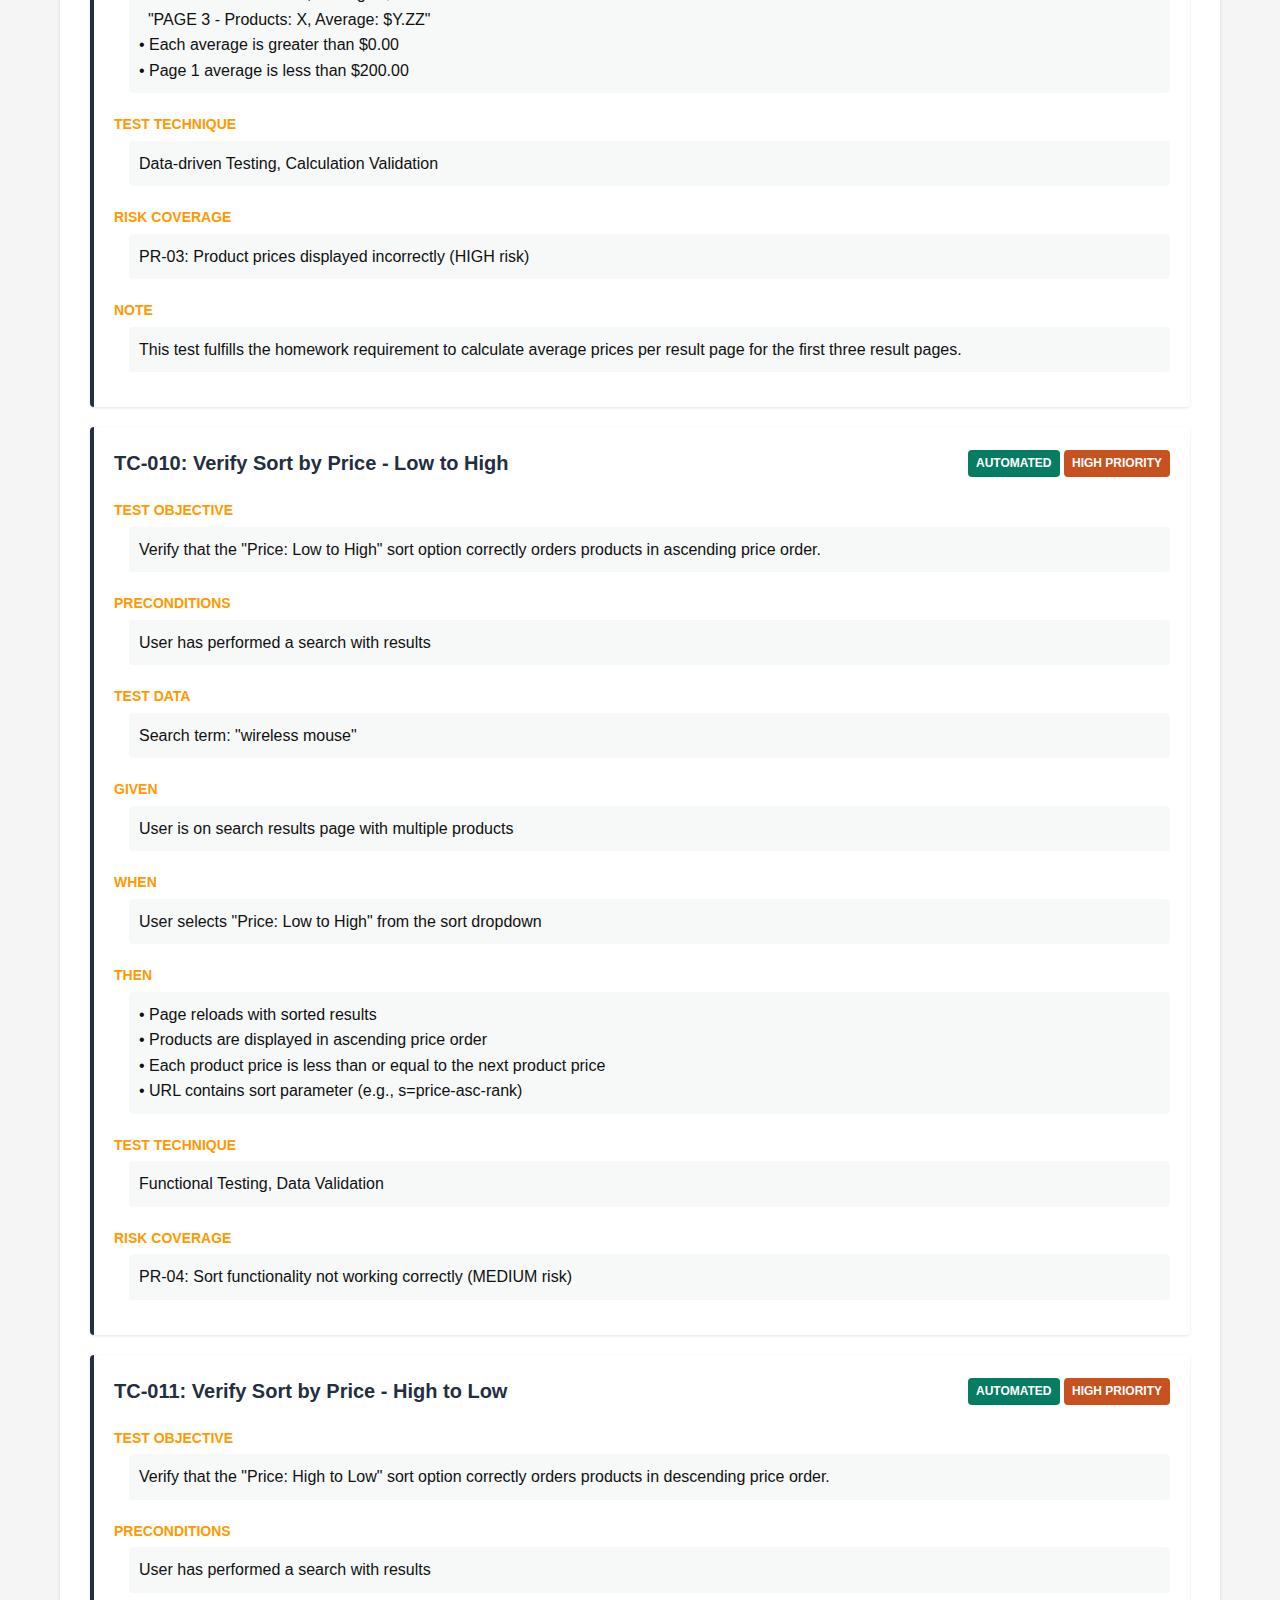
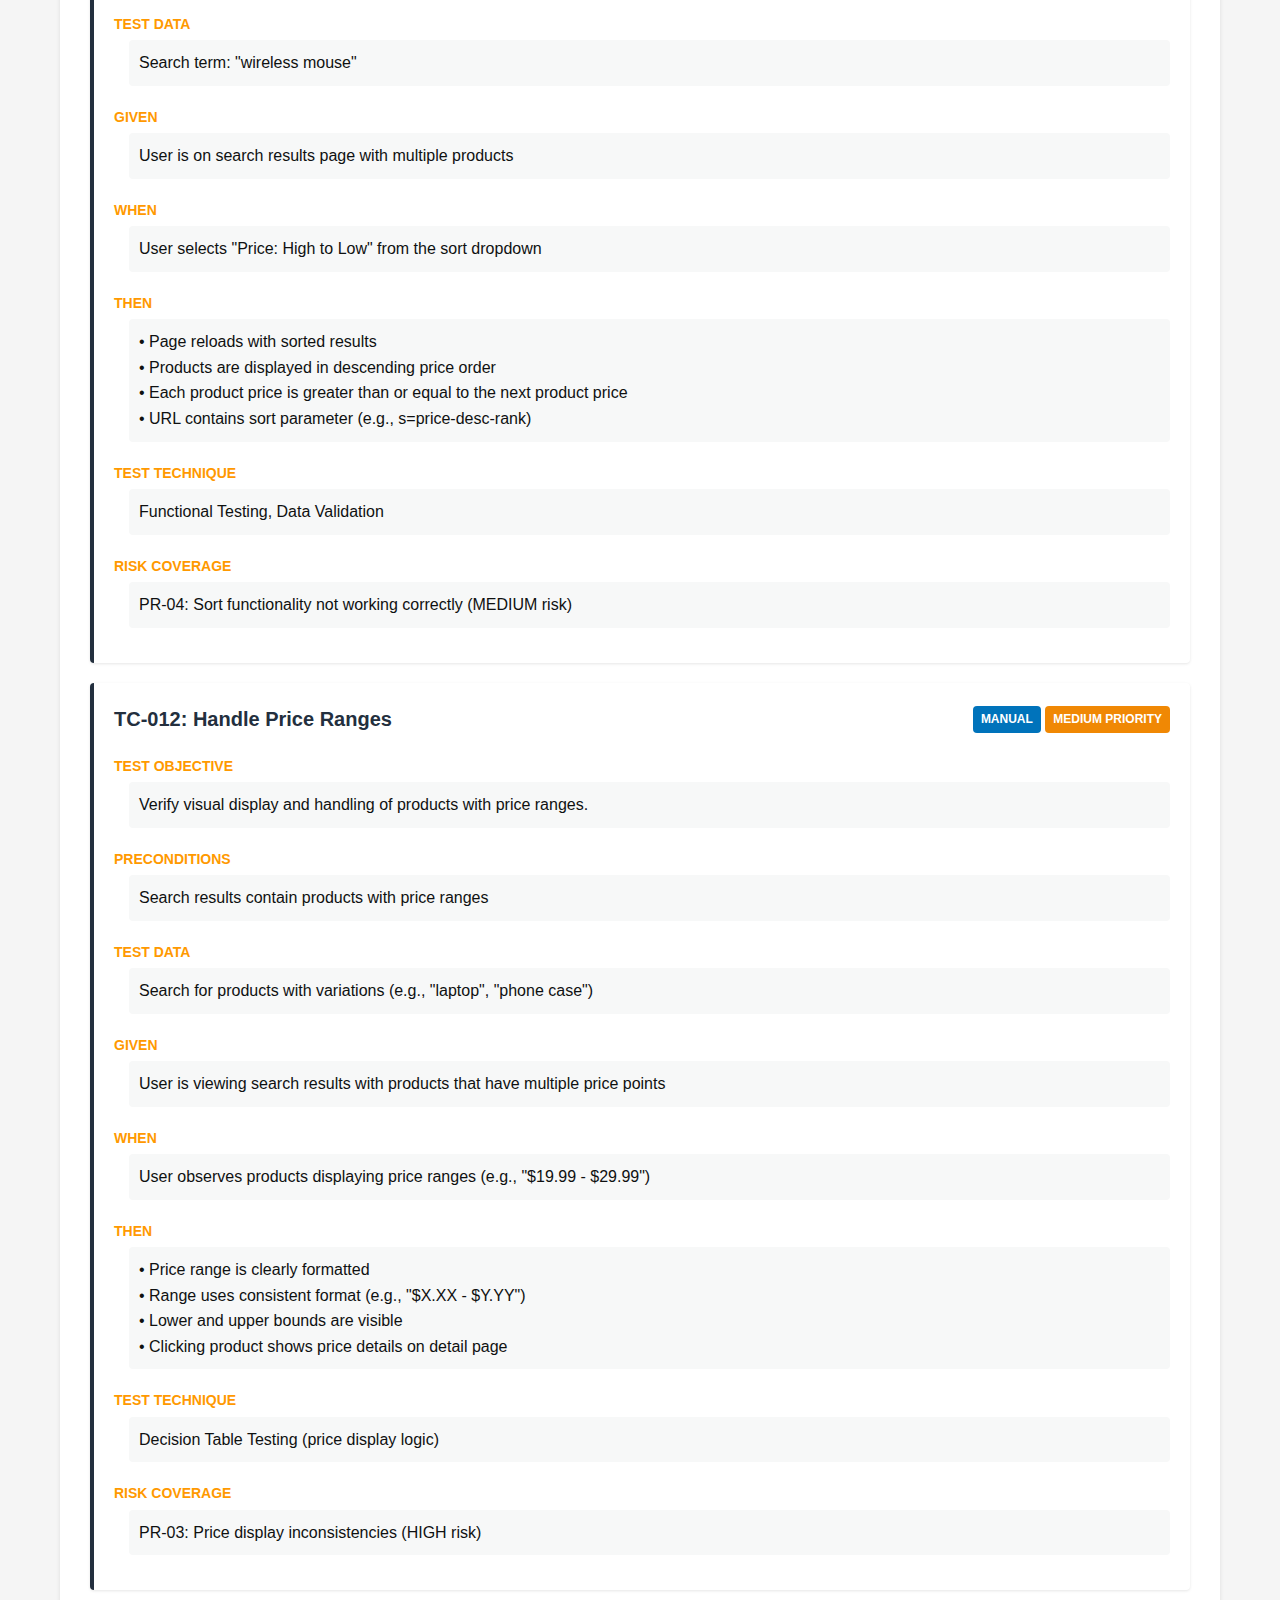
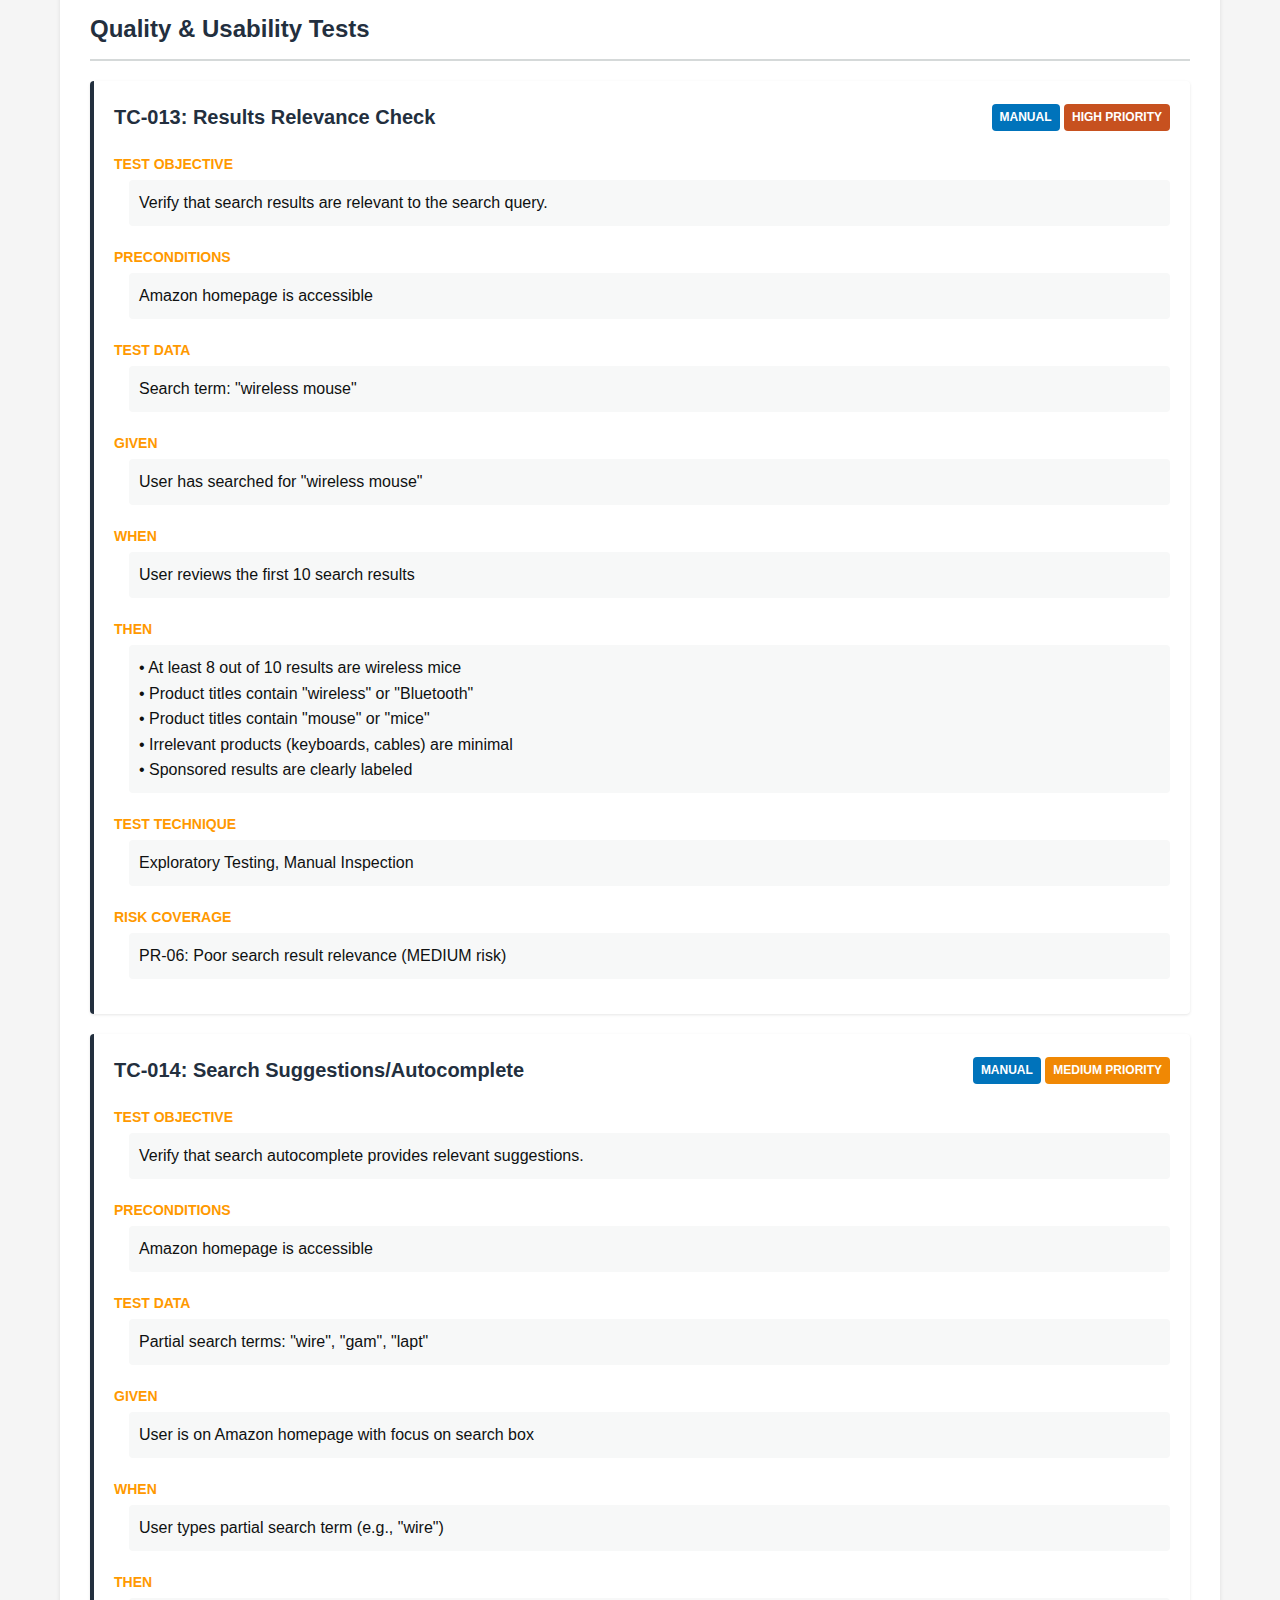
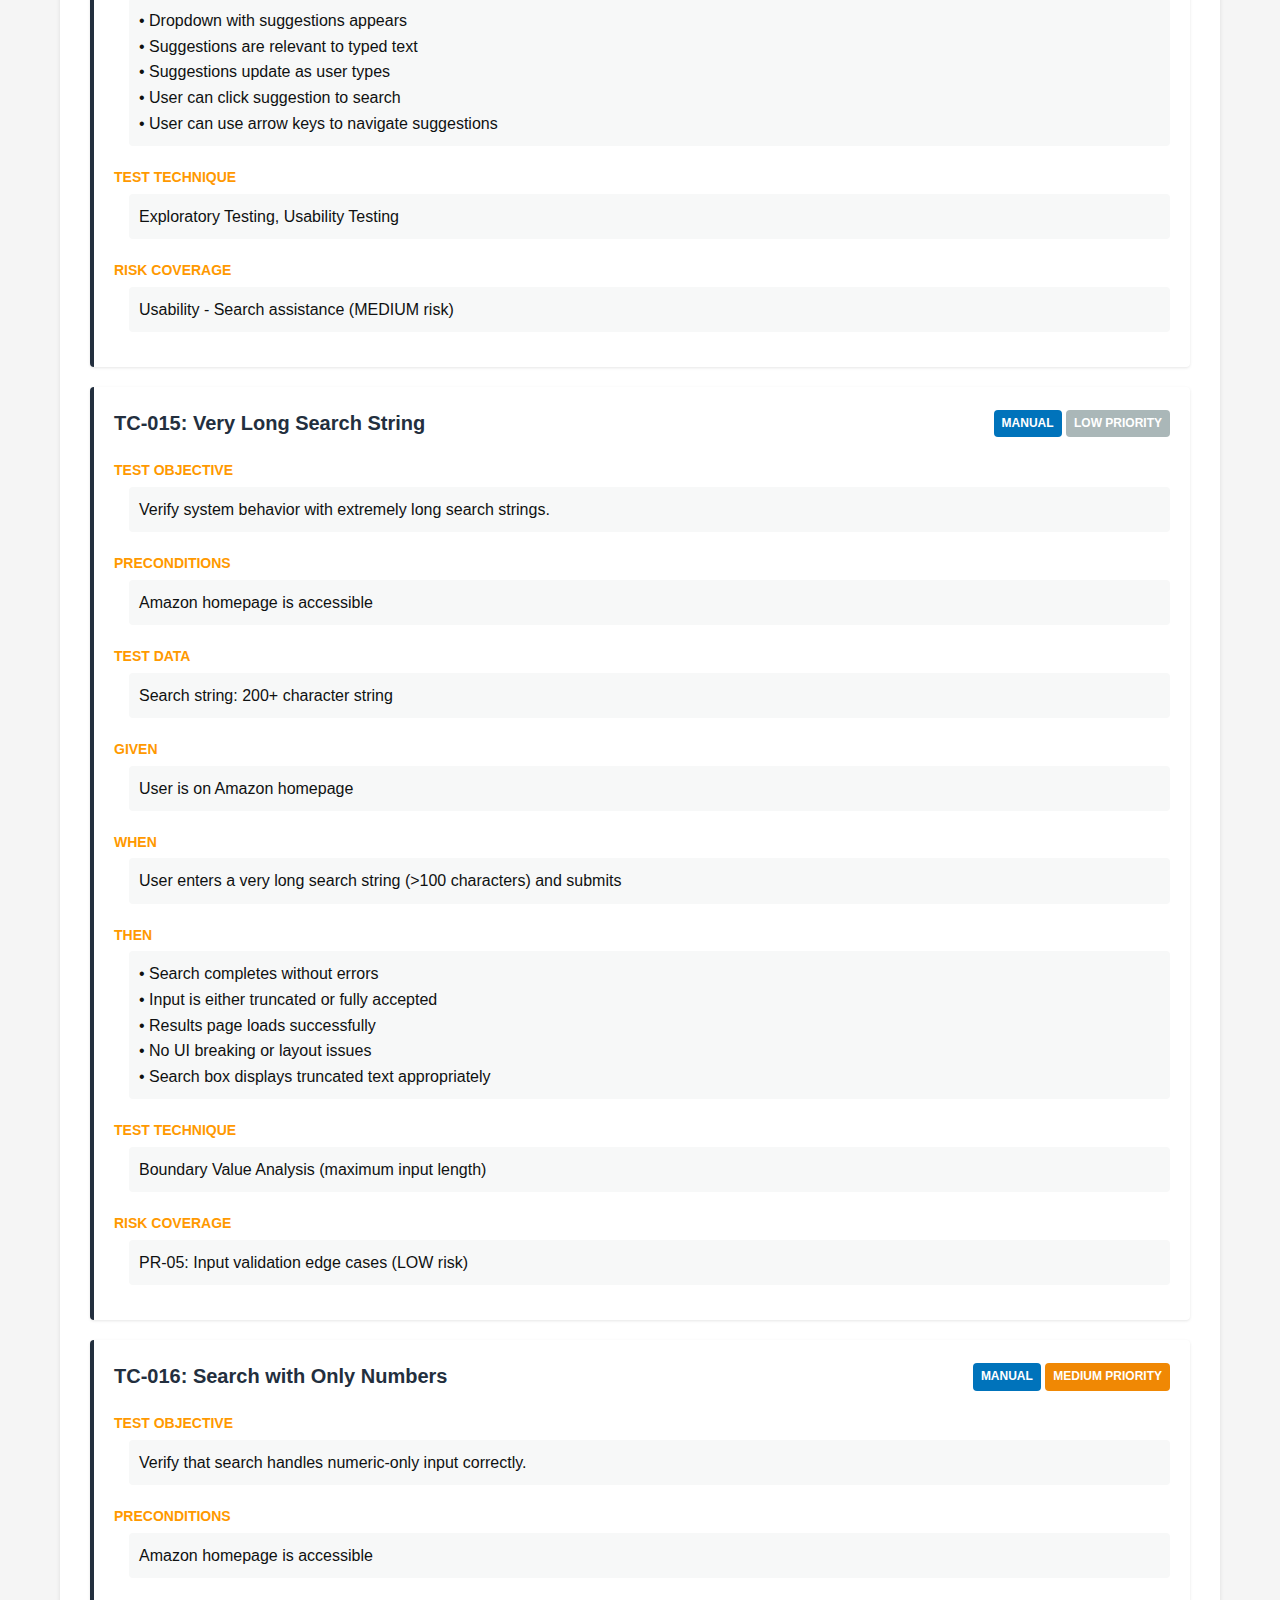
<file: docs/test-cases.html>
<!DOCTYPE html>
<html lang="en">
<head>
    <meta charset="UTF-8">
    <meta name="viewport" content="width=device-width, initial-scale=1.0">
    <title>Test Cases - Amazon QA Homework</title>
    <link rel="stylesheet" href="style.css">
</head>
<body>
    <header>
        <div class="container">
            <div>
                <h1>Test Cases - Amazon Website Testing</h1>
                <p class="subtitle">Detailed Test Cases in BDD Format</p>
            </div>
        </div>
    </header>

    <nav>
        <div class="container">
            <ul>
                <li><a href="index.html">Home</a></li>
                <li><a href="test-plan.html">Test Plan</a></li>
                <li><a href="test-cases.html" class="active">Test Cases</a></li>
                <li><a href="bug-report.html">Bug Report</a></li>
                <li><a href="test-execution-report.html">Execution Report</a></li>
                <li><a href="test-data.html">Test Data</a></li>
            </ul>
        </div>
    </nav>

    <div class="container">
        <main>
            <h1>Test Cases</h1>
            
            <div class="card">
                <p>This document contains 18 test cases covering Amazon's product search functionality. All test cases are written in BDD (Behavior-Driven Development) Given-When-Then format for clarity and stakeholder communication.</p>
                
                <h3>Test Case Summary</h3>
                <table>
                    <thead>
                        <tr>
                            <th>Category</th>
                            <th>Automated</th>
                            <th>Manual</th>
                            <th>Total</th>
                        </tr>
                    </thead>
                    <tbody>
                        <tr>
                            <td>Core Functional</td>
                            <td>5</td>
                            <td>2</td>
                            <td>8</td>
                        </tr>
                        <tr>
                            <td>Price Calculation & Sorting</td>
                            <td>4</td>
                            <td>1</td>
                            <td>5</td>
                        </tr>
                        <tr>
                            <td>Quality/Usability</td>
                            <td>0</td>
                            <td>5</td>
                            <td>5</td>
                        </tr>
                        <tr style="font-weight: 600;">
                            <td>TOTAL</td>
                            <td>9</td>
                            <td>8</td>
                            <td>17</td>
                        </tr>
                    </tbody>
                </table>
            </div>

            <h2>Quick Navigation</h2>
            <div class="card">
                <ul>
                    <li><a href="#core-functional">Core Functional Tests (TC-001 to TC-008)</a></li>
                    <li><a href="#price-calculation">Price Calculation & Sorting Tests (TC-009 to TC-012)</a></li>
                    <li><a href="#quality-usability">Quality & Usability Tests (TC-014 to TC-017)</a></li>
                </ul>
            </div>

            <!-- CORE FUNCTIONAL TESTS -->
            <h2 id="core-functional">Core Functional Tests</h2>

            <!-- TC-001 -->
            <div class="test-case">
                <div class="test-case-header">
                    <span class="test-case-id">TC-001: Valid Product Search Returns Results</span>
                    <div>
                        <span class="badge badge-automated">Automated</span>
                        <span class="badge badge-high">High Priority</span>
                    </div>
                </div>

                <div class="test-case-section">
                    <h4>Test Objective</h4>
                    <p>Verify that users can successfully search for products and receive relevant results.</p>
                </div>

                <div class="test-case-section">
                    <h4>Preconditions</h4>
                    <p>Amazon homepage is accessible via Chrome browser</p>
                </div>

                <div class="test-case-section">
                    <h4>Test Data</h4>
                    <p>Search term: "wireless mouse"</p>
                </div>

                <div class="test-case-section">
                    <h4>Given</h4>
                    <p>User is on Amazon homepage (https://www.amazon.com)</p>
                </div>

                <div class="test-case-section">
                    <h4>When</h4>
                    <p>User enters "wireless mouse" in the search box and clicks the search button</p>
                </div>

                <div class="test-case-section">
                    <h4>Then</h4>
                    <p>
                        • Search results page is displayed<br>
                        • Page contains product listings<br>
                        • At least 10 products are shown<br>
                        • Products are relevant to "wireless mouse"
                    </p>
                </div>

                <div class="test-case-section">
                    <h4>Test Technique</h4>
                    <p>Equivalence Partitioning (valid search input)</p>
                </div>

                <div class="test-case-section">
                    <h4>Risk Coverage</h4>
                    <p>PR-01: Search returns no results for valid queries (HIGH risk)</p>
                </div>
            </div>

            <!-- TC-002 -->
            <div class="test-case">
                <div class="test-case-header">
                    <span class="test-case-id">TC-002: Search with Multiple Keywords</span>
                    <div>
                        <span class="badge badge-automated">Automated</span>
                        <span class="badge badge-high">High Priority</span>
                    </div>
                </div>

                <div class="test-case-section">
                    <h4>Test Objective</h4>
                    <p>Verify that search handles multiple keywords correctly and returns relevant results.</p>
                </div>

                <div class="test-case-section">
                    <h4>Preconditions</h4>
                    <p>Amazon homepage is accessible</p>
                </div>

                <div class="test-case-section">
                    <h4>Test Data</h4>
                    <p>Search term: "gaming keyboard rgb"</p>
                </div>

                <div class="test-case-section">
                    <h4>Given</h4>
                    <p>User is on Amazon homepage</p>
                </div>

                <div class="test-case-section">
                    <h4>When</h4>
                    <p>User searches for "gaming keyboard rgb" (three keywords)</p>
                </div>

                <div class="test-case-section">
                    <h4>Then</h4>
                    <p>
                        • Search results page displays products<br>
                        • Products are gaming keyboards with RGB lighting<br>
                        • Product titles contain relevant keywords<br>
                        • Results are ordered by relevance
                    </p>
                </div>

                <div class="test-case-section">
                    <h4>Test Technique</h4>
                    <p>Equivalence Partitioning (multiple keyword search)</p>
                </div>

                <div class="test-case-section">
                    <h4>Risk Coverage</h4>
                    <p>PR-06: Poor search result relevance (MEDIUM risk)</p>
                </div>
            </div>

            <!-- TC-003 -->
            <div class="test-case">
                <div class="test-case-header">
                    <span class="test-case-id">TC-003: Search with Special Characters</span>
                    <div>
                        <span class="badge badge-manual">Manual</span>
                        <span class="badge badge-medium">Medium Priority</span>
                    </div>
                </div>

                <div class="test-case-section">
                    <h4>Test Objective</h4>
                    <p>Verify that search handles special characters gracefully without errors.</p>
                </div>

                <div class="test-case-section">
                    <h4>Preconditions</h4>
                    <p>Amazon homepage is accessible</p>
                </div>

                <div class="test-case-section">
                    <h4>Test Data</h4>
                    <p>Search terms: "!@#$%", "usb-c cable", "32\" monitor"</p>
                </div>

                <div class="test-case-section">
                    <h4>Given</h4>
                    <p>User is on Amazon homepage</p>
                </div>

                <div class="test-case-section">
                    <h4>When</h4>
                    <p>User enters special characters in search box and submits</p>
                </div>

                <div class="test-case-section">
                    <h4>Then</h4>
                    <p>
                        • No error messages are displayed<br>
                        • Search completes without crashing<br>
                        • Either shows "no results" or filters special characters<br>
                        • Valid special characters (like "-" and '"') work correctly
                    </p>
                </div>

                <div class="test-case-section">
                    <h4>Test Technique</h4>
                    <p>Error Guessing, Negative Testing</p>
                </div>

                <div class="test-case-section">
                    <h4>Risk Coverage</h4>
                    <p>PR-05: Search with special characters causes errors (LOW risk)</p>
                </div>
            </div>

            <!-- TC-004 -->
            <div class="test-case">
                <div class="test-case-header">
                    <span class="test-case-id">TC-004: Empty Search Validation</span>
                    <div>
                        <span class="badge badge-manual">Manual</span>
                        <span class="badge badge-medium">Medium Priority</span>
                    </div>
                </div>

                <div class="test-case-section">
                    <h4>Test Objective</h4>
                    <p>Verify system behavior when user attempts to search with empty input.</p>
                </div>

                <div class="test-case-section">
                    <h4>Preconditions</h4>
                    <p>Amazon homepage is accessible</p>
                </div>

                <div class="test-case-section">
                    <h4>Test Data</h4>
                    <p>Empty string, spaces only</p>
                </div>

                <div class="test-case-section">
                    <h4>Given</h4>
                    <p>User is on Amazon homepage with empty search box</p>
                </div>

                <div class="test-case-section">
                    <h4>When</h4>
                    <p>User clicks search button without entering any text</p>
                </div>

                <div class="test-case-section">
                    <h4>Then</h4>
                    <p>
                        • Search button is disabled OR<br>
                        • Validation message is displayed OR<br>
                        • User remains on homepage OR<br>
                        • Shows all products/categories page
                    </p>
                </div>

                <div class="test-case-section">
                    <h4>Test Technique</h4>
                    <p>Boundary Value Analysis (empty input), Negative Testing</p>
                </div>

                <div class="test-case-section">
                    <h4>Risk Coverage</h4>
                    <p>PR-05: Input validation issues (LOW risk)</p>
                </div>
            </div>

            <!-- TC-005 -->
            <div class="test-case">
                <div class="test-case-header">
                    <span class="test-case-id">TC-005: Pagination - Navigate to Page 2</span>
                    <div>
                        <span class="badge badge-automated">Automated</span>
                        <span class="badge badge-high">High Priority</span>
                    </div>
                </div>

                <div class="test-case-section">
                    <h4>Test Objective</h4>
                    <p>Verify that users can navigate to the second page of search results.</p>
                </div>

                <div class="test-case-section">
                    <h4>Preconditions</h4>
                    <p>User has performed a search with multiple pages of results</p>
                </div>

                <div class="test-case-section">
                    <h4>Test Data</h4>
                    <p>Search term: "wireless mouse"</p>
                </div>

                <div class="test-case-section">
                    <h4>Given</h4>
                    <p>User is on page 1 of search results for "wireless mouse"</p>
                </div>

                <div class="test-case-section">
                    <h4>When</h4>
                    <p>User clicks "Next" button or page "2" link</p>
                </div>

                <div class="test-case-section">
                    <h4>Then</h4>
                    <p>
                        • Page 2 of search results is displayed<br>
                        • URL contains page parameter (e.g., page=2)<br>
                        • Page indicator shows "2" as current page<br>
                        • Different products are shown than page 1<br>
                        • Search term is preserved in search box
                    </p>
                </div>

                <div class="test-case-section">
                    <h4>Test Technique</h4>
                    <p>State Transition Testing (page 1 → page 2)</p>
                </div>

                <div class="test-case-section">
                    <h4>Risk Coverage</h4>
                    <p>PR-02: Pagination fails to navigate (MEDIUM risk)</p>
                </div>
            </div>

            <!-- TC-006 -->
            <div class="test-case">
                <div class="test-case-header">
                    <span class="test-case-id">TC-006: Pagination - Navigate to Page 3</span>
                    <div>
                        <span class="badge badge-automated">Automated</span>
                        <span class="badge badge-high">High Priority</span>
                    </div>
                </div>

                <div class="test-case-section">
                    <h4>Test Objective</h4>
                    <p>Verify that users can navigate to the third page of search results.</p>
                </div>

                <div class="test-case-section">
                    <h4>Preconditions</h4>
                    <p>User has performed a search with multiple pages of results</p>
                </div>

                <div class="test-case-section">
                    <h4>Test Data</h4>
                    <p>Search term: "wireless mouse"</p>
                </div>

                <div class="test-case-section">
                    <h4>Given</h4>
                    <p>User is on page 1 of search results</p>
                </div>

                <div class="test-case-section">
                    <h4>When</h4>
                    <p>User navigates to page 2, then to page 3</p>
                </div>

                <div class="test-case-section">
                    <h4>Then</h4>
                    <p>
                        • Page 3 of search results is displayed<br>
                        • URL contains page=3 parameter<br>
                        • Page indicator shows "3" as current page<br>
                        • Products differ from pages 1 and 2<br>
                        • "Previous" button is available
                    </p>
                </div>

                <div class="test-case-section">
                    <h4>Test Technique</h4>
                    <p>State Transition Testing (page 1 → page 2 → page 3)</p>
                </div>

                <div class="test-case-section">
                    <h4>Risk Coverage</h4>
                    <p>PR-02: Pagination fails to navigate (MEDIUM risk)</p>
                </div>
            </div>

            <!-- TC-007 -->
            <div class="test-case">
                <div class="test-case-header">
                    <span class="test-case-id">TC-007: Product Card Displays Required Information</span>
                    <div>
                        <span class="badge badge-automated">Automated</span>
                        <span class="badge badge-high">High Priority</span>
                    </div>
                </div>

                <div class="test-case-section">
                    <h4>Test Objective</h4>
                    <p>Verify that each product card displays all required information.</p>
                </div>

                <div class="test-case-section">
                    <h4>Preconditions</h4>
                    <p>User has performed a search with results</p>
                </div>

                <div class="test-case-section">
                    <h4>Test Data</h4>
                    <p>Search term: "wireless mouse"</p>
                </div>

                <div class="test-case-section">
                    <h4>Given</h4>
                    <p>User is viewing search results page</p>
                </div>

                <div class="test-case-section">
                    <h4>When</h4>
                    <p>User examines product cards on the results page</p>
                </div>

                <div class="test-case-section">
                    <h4>Then</h4>
                    <p>
                        Each product card displays:<br>
                        • Product title (clickable link)<br>
                        • Product image<br>
                        • Price (or "Currently unavailable")<br>
                        • Rating (stars) and review count<br>
                        • Delivery information
                    </p>
                </div>

                <div class="test-case-section">
                    <h4>Test Technique</h4>
                    <p>Checklist-Based Testing</p>
                </div>

                <div class="test-case-section">
                    <h4>Risk Coverage</h4>
                    <p>PR-04: Missing product information (MEDIUM risk)</p>
                </div>
            </div>

            <!-- TC-008 -->
            <div class="test-case">
                <div class="test-case-header">
                    <span class="test-case-id">TC-008: Click Product Opens Detail Page</span>
                    <div>
                        <span class="badge badge-automated">Automated</span>
                        <span class="badge badge-high">High Priority</span>
                    </div>
                </div>

                <div class="test-case-section">
                    <h4>Test Objective</h4>
                    <p>Verify that clicking a product from search results opens the product detail page.</p>
                </div>

                <div class="test-case-section">
                    <h4>Preconditions</h4>
                    <p>User has performed a search with results</p>
                </div>

                <div class="test-case-section">
                    <h4>Test Data</h4>
                    <p>Search term: "wireless mouse"</p>
                </div>

                <div class="test-case-section">
                    <h4>Given</h4>
                    <p>User is viewing search results page with multiple products</p>
                </div>

                <div class="test-case-section">
                    <h4>When</h4>
                    <p>User clicks on the first product title or image</p>
                </div>

                <div class="test-case-section">
                    <h4>Then</h4>
                    <p>
                        • Product detail page opens<br>
                        • Page displays full product information<br>
                        • Product title matches clicked product<br>
                        • "Add to Cart" button is visible<br>
                        • Product images are displayed<br>
                        • Price matches the price from search results
                    </p>
                </div>

                <div class="test-case-section">
                    <h4>Test Technique</h4>
                    <p>Scenario-Based Testing (user journey)</p>
                </div>

                <div class="test-case-section">
                    <h4>Risk Coverage</h4>
                    <p>PR-01: Core navigation functionality (HIGH risk)</p>
                </div>
            </div>

            <!-- PRICE CALCULATION TESTS -->
            <h2 id="price-calculation">Price Calculation & Sorting Tests</h2>

            <!-- TC-009 -->
            <div class="test-case">
                <div class="test-case-header">
                    <span class="test-case-id">TC-009: Calculate Average Price on First Three Pages</span>
                    <div>
                        <span class="badge badge-automated">Automated</span>
                        <span class="badge badge-high">High Priority</span>
                    </div>
                </div>

                <div class="test-case-section">
                    <h4>Test Objective</h4>
                    <p>Extract all product prices from the first three result pages and calculate the average price for each page.</p>
                </div>

                <div class="test-case-section">
                    <h4>Preconditions</h4>
                    <p>User has performed a search with multiple pages of results</p>
                </div>

                <div class="test-case-section">
                    <h4>Test Data</h4>
                    <p>Search term: "wireless mouse"</p>
                </div>

                <div class="test-case-section">
                    <h4>Given</h4>
                    <p>User is on page 1 of search results</p>
                </div>

                <div class="test-case-section">
                    <h4>When</h4>
                    <p>System extracts all visible product prices from pages 1, 2, and 3</p>
                </div>

                <div class="test-case-section">
                    <h4>Then</h4>
                    <p>
                        • All prices are extracted successfully from each page<br>
                        • Average price is calculated correctly for each page<br>
                        • Results are logged to console in format:<br>
                        &nbsp;&nbsp;"PAGE 1 - Products: X, Average: $Y.ZZ"<br>
                        &nbsp;&nbsp;"PAGE 2 - Products: X, Average: $Y.ZZ"<br>
                        &nbsp;&nbsp;"PAGE 3 - Products: X, Average: $Y.ZZ"<br>
                        • Each average is greater than $0.00<br>
                        • Page 1 average is less than $200.00
                    </p>
                </div>

                <div class="test-case-section">
                    <h4>Test Technique</h4>
                    <p>Data-driven Testing, Calculation Validation</p>
                </div>

                <div class="test-case-section">
                    <h4>Risk Coverage</h4>
                    <p>PR-03: Product prices displayed incorrectly (HIGH risk)</p>
                </div>

                <div class="test-case-section">
                    <h4>Note</h4>
                    <p>This test fulfills the homework requirement to calculate average prices per result page for the first three result pages.</p>
                </div>
            </div>

            <!-- TC-010 -->
            <div class="test-case">
                <div class="test-case-header">
                    <span class="test-case-id">TC-010: Verify Sort by Price - Low to High</span>
                    <div>
                        <span class="badge badge-automated">Automated</span>
                        <span class="badge badge-high">High Priority</span>
                    </div>
                </div>

                <div class="test-case-section">
                    <h4>Test Objective</h4>
                    <p>Verify that the "Price: Low to High" sort option correctly orders products in ascending price order.</p>
                </div>

                <div class="test-case-section">
                    <h4>Preconditions</h4>
                    <p>User has performed a search with results</p>
                </div>

                <div class="test-case-section">
                    <h4>Test Data</h4>
                    <p>Search term: "wireless mouse"</p>
                </div>

                <div class="test-case-section">
                    <h4>Given</h4>
                    <p>User is on search results page with multiple products</p>
                </div>

                <div class="test-case-section">
                    <h4>When</h4>
                    <p>User selects "Price: Low to High" from the sort dropdown</p>
                </div>

                <div class="test-case-section">
                    <h4>Then</h4>
                    <p>
                        • Page reloads with sorted results<br>
                        • Products are displayed in ascending price order<br>
                        • Each product price is less than or equal to the next product price<br>
                        • URL contains sort parameter (e.g., s=price-asc-rank)
                    </p>
                </div>

                <div class="test-case-section">
                    <h4>Test Technique</h4>
                    <p>Functional Testing, Data Validation</p>
                </div>

                <div class="test-case-section">
                    <h4>Risk Coverage</h4>
                    <p>PR-04: Sort functionality not working correctly (MEDIUM risk)</p>
                </div>
            </div>

            <!-- TC-011 -->
            <div class="test-case">
                <div class="test-case-header">
                    <span class="test-case-id">TC-011: Verify Sort by Price - High to Low</span>
                    <div>
                        <span class="badge badge-automated">Automated</span>
                        <span class="badge badge-high">High Priority</span>
                    </div>
                </div>

                <div class="test-case-section">
                    <h4>Test Objective</h4>
                    <p>Verify that the "Price: High to Low" sort option correctly orders products in descending price order.</p>
                </div>

                <div class="test-case-section">
                    <h4>Preconditions</h4>
                    <p>User has performed a search with results</p>
                </div>

                <div class="test-case-section">
                    <h4>Test Data</h4>
                    <p>Search term: "wireless mouse"</p>
                </div>

                <div class="test-case-section">
                    <h4>Given</h4>
                    <p>User is on search results page with multiple products</p>
                </div>

                <div class="test-case-section">
                    <h4>When</h4>
                    <p>User selects "Price: High to Low" from the sort dropdown</p>
                </div>

                <div class="test-case-section">
                    <h4>Then</h4>
                    <p>
                        • Page reloads with sorted results<br>
                        • Products are displayed in descending price order<br>
                        • Each product price is greater than or equal to the next product price<br>
                        • URL contains sort parameter (e.g., s=price-desc-rank)
                    </p>
                </div>

                <div class="test-case-section">
                    <h4>Test Technique</h4>
                    <p>Functional Testing, Data Validation</p>
                </div>

                <div class="test-case-section">
                    <h4>Risk Coverage</h4>
                    <p>PR-04: Sort functionality not working correctly (MEDIUM risk)</p>
                </div>
            </div>

            <!-- TC-012 -->
            <div class="test-case">
                <div class="test-case-header">
                    <span class="test-case-id">TC-012: Handle Price Ranges</span>
                    <div>
                        <span class="badge badge-manual">Manual</span>
                        <span class="badge badge-medium">Medium Priority</span>
                    </div>
                </div>

                <div class="test-case-section">
                    <h4>Test Objective</h4>
                    <p>Verify visual display and handling of products with price ranges.</p>
                </div>

                <div class="test-case-section">
                    <h4>Preconditions</h4>
                    <p>Search results contain products with price ranges</p>
                </div>

                <div class="test-case-section">
                    <h4>Test Data</h4>
                    <p>Search for products with variations (e.g., "laptop", "phone case")</p>
                </div>

                <div class="test-case-section">
                    <h4>Given</h4>
                    <p>User is viewing search results with products that have multiple price points</p>
                </div>

                <div class="test-case-section">
                    <h4>When</h4>
                    <p>User observes products displaying price ranges (e.g., "$19.99 - $29.99")</p>
                </div>

                <div class="test-case-section">
                    <h4>Then</h4>
                    <p>
                        • Price range is clearly formatted<br>
                        • Range uses consistent format (e.g., "$X.XX - $Y.YY")<br>
                        • Lower and upper bounds are visible<br>
                        • Clicking product shows price details on detail page
                    </p>
                </div>

                <div class="test-case-section">
                    <h4>Test Technique</h4>
                    <p>Decision Table Testing (price display logic)</p>
                </div>

                <div class="test-case-section">
                    <h4>Risk Coverage</h4>
                    <p>PR-03: Price display inconsistencies (HIGH risk)</p>
                </div>
            </div>

            <!-- QUALITY & USABILITY TESTS -->
            <h2 id="quality-usability">Quality & Usability Tests</h2>

            <!-- TC-013 -->
            <div class="test-case">
                <div class="test-case-header">
                    <span class="test-case-id">TC-013: Results Relevance Check</span>
                    <div>
                        <span class="badge badge-manual">Manual</span>
                        <span class="badge badge-high">High Priority</span>
                    </div>
                </div>

                <div class="test-case-section">
                    <h4>Test Objective</h4>
                    <p>Verify that search results are relevant to the search query.</p>
                </div>

                <div class="test-case-section">
                    <h4>Preconditions</h4>
                    <p>Amazon homepage is accessible</p>
                </div>

                <div class="test-case-section">
                    <h4>Test Data</h4>
                    <p>Search term: "wireless mouse"</p>
                </div>

                <div class="test-case-section">
                    <h4>Given</h4>
                    <p>User has searched for "wireless mouse"</p>
                </div>

                <div class="test-case-section">
                    <h4>When</h4>
                    <p>User reviews the first 10 search results</p>
                </div>

                <div class="test-case-section">
                    <h4>Then</h4>
                    <p>
                        • At least 8 out of 10 results are wireless mice<br>
                        • Product titles contain "wireless" or "Bluetooth"<br>
                        • Product titles contain "mouse" or "mice"<br>
                        • Irrelevant products (keyboards, cables) are minimal<br>
                        • Sponsored results are clearly labeled
                    </p>
                </div>

                <div class="test-case-section">
                    <h4>Test Technique</h4>
                    <p>Exploratory Testing, Manual Inspection</p>
                </div>

                <div class="test-case-section">
                    <h4>Risk Coverage</h4>
                    <p>PR-06: Poor search result relevance (MEDIUM risk)</p>
                </div>
            </div>

            <!-- TC-014 -->
            <div class="test-case">
                <div class="test-case-header">
                    <span class="test-case-id">TC-014: Search Suggestions/Autocomplete</span>
                    <div>
                        <span class="badge badge-manual">Manual</span>
                        <span class="badge badge-medium">Medium Priority</span>
                    </div>
                </div>

                <div class="test-case-section">
                    <h4>Test Objective</h4>
                    <p>Verify that search autocomplete provides relevant suggestions.</p>
                </div>

                <div class="test-case-section">
                    <h4>Preconditions</h4>
                    <p>Amazon homepage is accessible</p>
                </div>

                <div class="test-case-section">
                    <h4>Test Data</h4>
                    <p>Partial search terms: "wire", "gam", "lapt"</p>
                </div>

                <div class="test-case-section">
                    <h4>Given</h4>
                    <p>User is on Amazon homepage with focus on search box</p>
                </div>

                <div class="test-case-section">
                    <h4>When</h4>
                    <p>User types partial search term (e.g., "wire")</p>
                </div>

                <div class="test-case-section">
                    <h4>Then</h4>
                    <p>
                        • Dropdown with suggestions appears<br>
                        • Suggestions are relevant to typed text<br>
                        • Suggestions update as user types<br>
                        • User can click suggestion to search<br>
                        • User can use arrow keys to navigate suggestions
                    </p>
                </div>

                <div class="test-case-section">
                    <h4>Test Technique</h4>
                    <p>Exploratory Testing, Usability Testing</p>
                </div>

                <div class="test-case-section">
                    <h4>Risk Coverage</h4>
                    <p>Usability - Search assistance (MEDIUM risk)</p>
                </div>
            </div>

            <!-- TC-015 -->
            <div class="test-case">
                <div class="test-case-header">
                    <span class="test-case-id">TC-015: Very Long Search String</span>
                    <div>
                        <span class="badge badge-manual">Manual</span>
                        <span class="badge badge-low">Low Priority</span>
                    </div>
                </div>

                <div class="test-case-section">
                    <h4>Test Objective</h4>
                    <p>Verify system behavior with extremely long search strings.</p>
                </div>

                <div class="test-case-section">
                    <h4>Preconditions</h4>
                    <p>Amazon homepage is accessible</p>
                </div>

                <div class="test-case-section">
                    <h4>Test Data</h4>
                    <p>Search string: 200+ character string</p>
                </div>

                <div class="test-case-section">
                    <h4>Given</h4>
                    <p>User is on Amazon homepage</p>
                </div>

                <div class="test-case-section">
                    <h4>When</h4>
                    <p>User enters a very long search string (>100 characters) and submits</p>
                </div>

                <div class="test-case-section">
                    <h4>Then</h4>
                    <p>
                        • Search completes without errors<br>
                        • Input is either truncated or fully accepted<br>
                        • Results page loads successfully<br>
                        • No UI breaking or layout issues<br>
                        • Search box displays truncated text appropriately
                    </p>
                </div>

                <div class="test-case-section">
                    <h4>Test Technique</h4>
                    <p>Boundary Value Analysis (maximum input length)</p>
                </div>

                <div class="test-case-section">
                    <h4>Risk Coverage</h4>
                    <p>PR-05: Input validation edge cases (LOW risk)</p>
                </div>
            </div>

            <!-- TC-016 -->
            <div class="test-case">
                <div class="test-case-header">
                    <span class="test-case-id">TC-016: Search with Only Numbers</span>
                    <div>
                        <span class="badge badge-manual">Manual</span>
                        <span class="badge badge-medium">Medium Priority</span>
                    </div>
                </div>

                <div class="test-case-section">
                    <h4>Test Objective</h4>
                    <p>Verify that search handles numeric-only input correctly.</p>
                </div>

                <div class="test-case-section">
                    <h4>Preconditions</h4>
                    <p>Amazon homepage is accessible</p>
                </div>

                <div class="test-case-section">
                    <h4>Test Data</h4>
                    <p>Search terms: "12345", "2024", "B08N5WRWNW" (ASIN)</p>
                </div>

                <div class="test-case-section">
                    <h4>Given</h4>
                    <p>User is on Amazon homepage</p>
                </div>

                <div class="test-case-section">
                    <h4>When</h4>
                    <p>User enters only numbers in search box and submits</p>
                </div>

                <div class="test-case-section">
                    <h4>Then</h4>
                    <p>
                        • Search completes successfully<br>
                        • For ASIN: Shows specific product<br>
                        • For generic numbers: Shows related products or "no results"<br>
                        • No error messages displayed<br>
                        • System handles numeric input gracefully
                    </p>
                </div>

                <div class="test-case-section">
                    <h4>Test Technique</h4>
                    <p>Equivalence Partitioning (numeric input class)</p>
                </div>

                <div class="test-case-section">
                    <h4>Risk Coverage</h4>
                    <p>PR-05: Input validation (LOW risk)</p>
                </div>
            </div>

            <!-- TC-017 -->
            <div class="test-case">
                <div class="test-case-header">
                    <span class="test-case-id">TC-017: Page Load Performance</span>
                    <div>
                        <span class="badge badge-manual">Manual</span>
                        <span class="badge badge-low">Low Priority</span>
                    </div>
                </div>

                <div class="test-case-section">
                    <h4>Test Objective</h4>
                    <p>Observe and document page load performance for search results.</p>
                </div>

                <div class="test-case-section">
                    <h4>Preconditions</h4>
                    <p>Stable internet connection, Amazon homepage accessible</p>
                </div>

                <div class="test-case-section">
                    <h4>Test Data</h4>
                    <p>Search term: "wireless mouse"</p>
                </div>

                <div class="test-case-section">
                    <h4>Given</h4>
                    <p>User is on Amazon homepage</p>
                </div>

                <div class="test-case-section">
                    <h4>When</h4>
                    <p>User performs a search and observes page load time</p>
                </div>

                <div class="test-case-section">
                    <h4>Then</h4>
                    <p>
                        • Search results page loads within 3 seconds<br>
                        • Product images load progressively<br>
                        • No significant delays or freezing<br>
                        • Page is usable before all images load<br>
                        • Performance is acceptable for user experience
                    </p>
                </div>

                <div class="test-case-section">
                    <h4>Test Technique</h4>
                    <p>Performance Observation, Manual Timing</p>
                </div>

                <div class="test-case-section">
                    <h4>Risk Coverage</h4>
                    <p>Usability - Performance (MEDIUM risk)</p>
                </div>

                <div class="test-case-section">
                    <h4>Note</h4>
                    <p>This is observational only; detailed performance testing is out of scope.</p>
                </div>
            </div>

            <h2>Test Case Traceability Matrix</h2>
            
            <div class="card">
                <table>
                    <thead>
                        <tr>
                            <th>Test Case ID</th>
                            <th>Risk ID</th>
                            <th>Test Technique</th>
                            <th>Type</th>
                            <th>Priority</th>
                        </tr>
                    </thead>
                    <tbody>
                        <tr>
                            <td>TC-001</td>
                            <td>PR-01</td>
                            <td>Equivalence Partitioning</td>
                            <td>Automated</td>
                            <td>High</td>
                        </tr>
                        <tr>
                            <td>TC-002</td>
                            <td>PR-06</td>
                            <td>Equivalence Partitioning</td>
                            <td>Automated</td>
                            <td>High</td>
                        </tr>
                        <tr>
                            <td>TC-003</td>
                            <td>PR-05</td>
                            <td>Error Guessing</td>
                            <td>Manual</td>
                            <td>Medium</td>
                        </tr>
                        <tr>
                            <td>TC-004</td>
                            <td>PR-05</td>
                            <td>Boundary Value Analysis</td>
                            <td>Manual</td>
                            <td>Medium</td>
                        </tr>
                        <tr>
                            <td>TC-005</td>
                            <td>PR-02</td>
                            <td>State Transition</td>
                            <td>Automated</td>
                            <td>High</td>
                        </tr>
                        <tr>
                            <td>TC-006</td>
                            <td>PR-02</td>
                            <td>State Transition</td>
                            <td>Automated</td>
                            <td>High</td>
                        </tr>
                        <tr>
                            <td>TC-007</td>
                            <td>PR-04</td>
                            <td>Checklist-Based</td>
                            <td>Automated</td>
                            <td>High</td>
                        </tr>
                        <tr>
                            <td>TC-008</td>
                            <td>PR-01</td>
                            <td>Scenario-Based</td>
                            <td>Automated</td>
                            <td>High</td>
                        </tr>
                        <tr>
                            <td>TC-009</td>
                            <td>PR-03</td>
                            <td>Data-driven</td>
                            <td>Automated</td>
                            <td>High</td>
                        </tr>
                        <tr>
                            <td>TC-010</td>
                            <td>PR-04</td>
                            <td>Functional Testing</td>
                            <td>Automated</td>
                            <td>High</td>
                        </tr>
                        <tr>
                            <td>TC-011</td>
                            <td>PR-04</td>
                            <td>Functional Testing</td>
                            <td>Automated</td>
                            <td>High</td>
                        </tr>
                        <tr>
                            <td>TC-012</td>
                            <td>PR-03</td>
                            <td>Decision Table</td>
                            <td>Manual</td>
                            <td>Medium</td>
                        </tr>
                        <tr>
                            <td>TC-013</td>
                            <td>PR-06</td>
                            <td>Exploratory</td>
                            <td>Manual</td>
                            <td>High</td>
                        </tr>
                        <tr>
                            <td>TC-014</td>
                            <td>Usability</td>
                            <td>Exploratory</td>
                            <td>Manual</td>
                            <td>Medium</td>
                        </tr>
                        <tr>
                            <td>TC-015</td>
                            <td>PR-05</td>
                            <td>Boundary Value Analysis</td>
                            <td>Manual</td>
                            <td>Low</td>
                        </tr>
                        <tr>
                            <td>TC-016</td>
                            <td>PR-05</td>
                            <td>Equivalence Partitioning</td>
                            <td>Manual</td>
                            <td>Medium</td>
                        </tr>
                        <tr>
                            <td>TC-017</td>
                            <td>Usability</td>
                            <td>Performance Observation</td>
                            <td>Manual</td>
                            <td>Low</td>
                        </tr>
                    </tbody>
                </table>
            </div>

        </main>
    </div>

    <footer>
        <div class="container">
            <p>&copy; 2024 Amazon QA Testing Project</p>
            <p>Created for SAP Fioneer QA Engineer Assessment</p>
        </div>
    </footer>
</body>
</html>
</file>
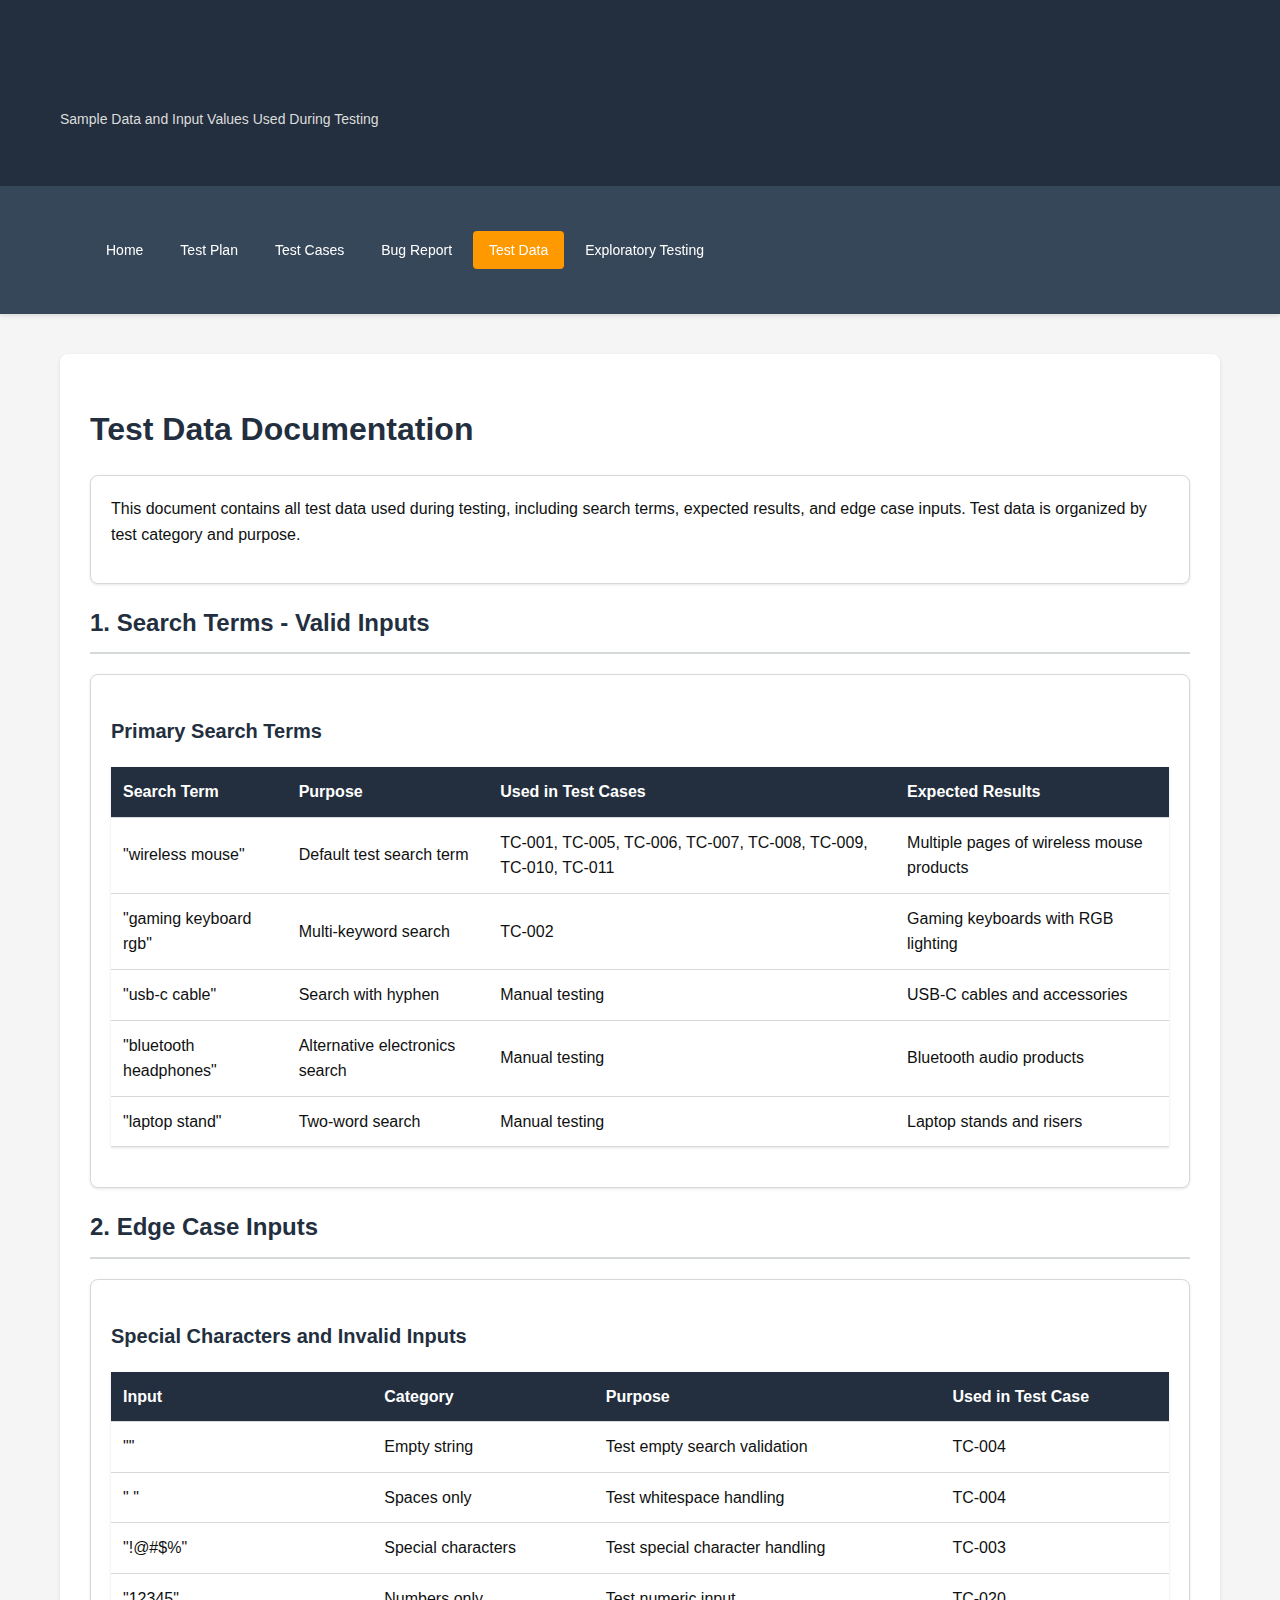
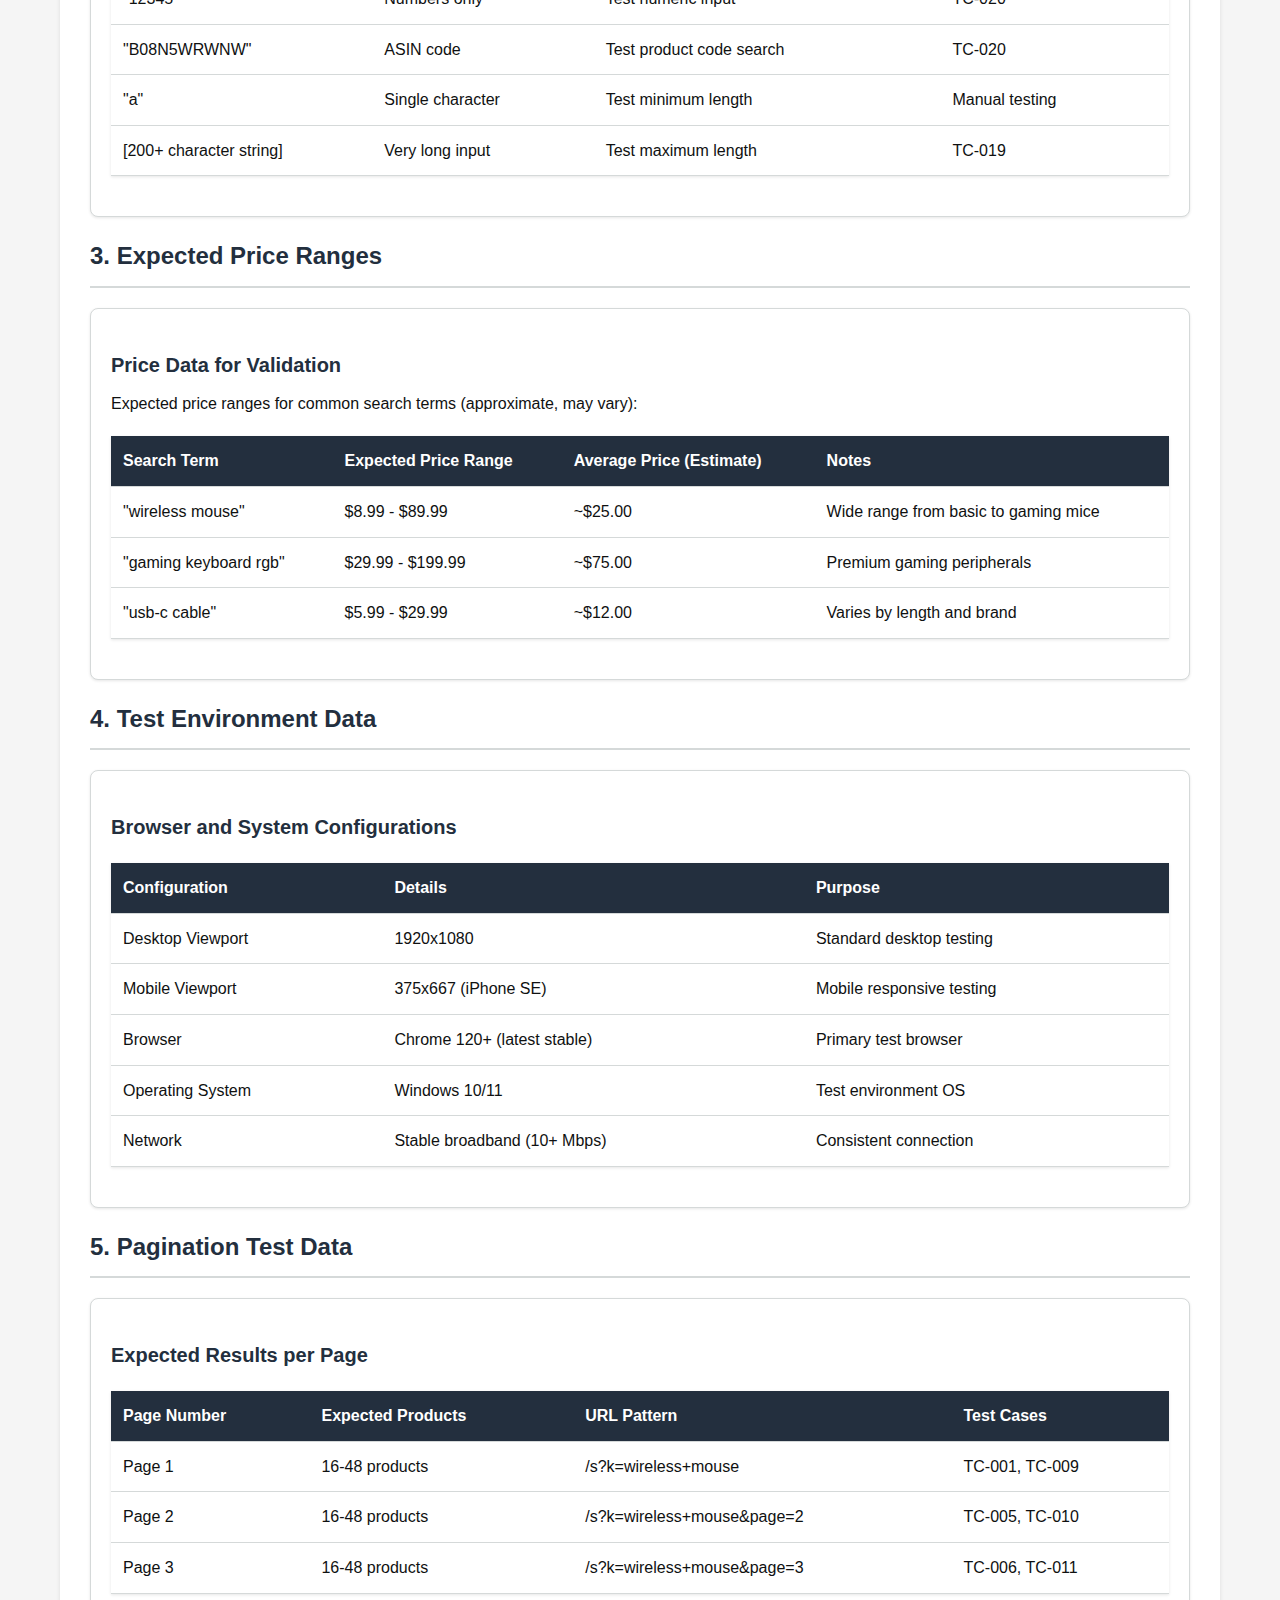
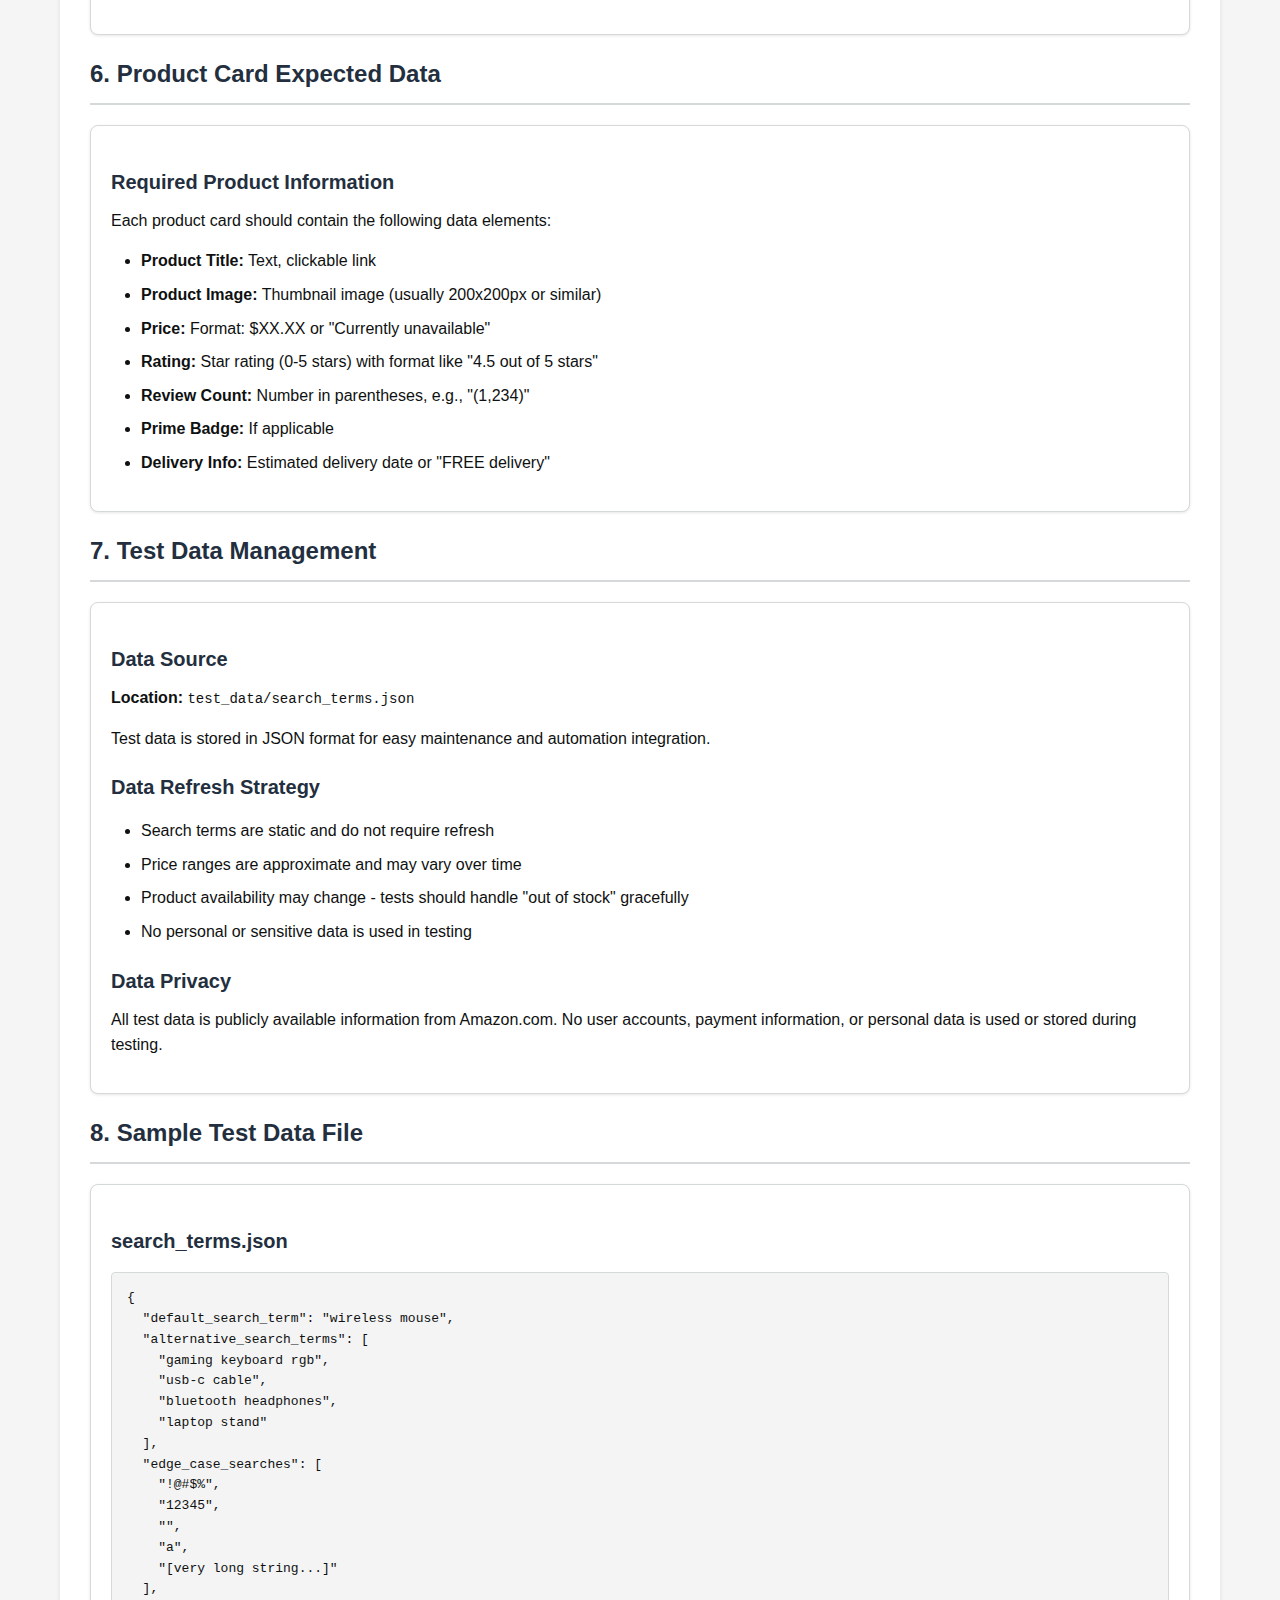
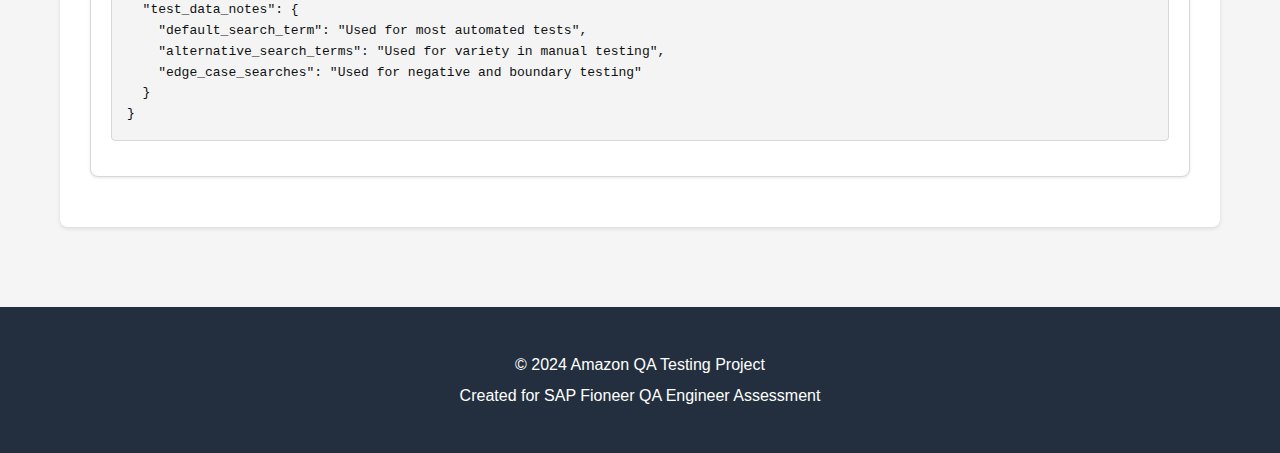
<file: docs/test-data.html>
<!DOCTYPE html>
<html lang="en">
<head>
    <meta charset="UTF-8">
    <meta name="viewport" content="width=device-width, initial-scale=1.0">
    <title>Test Data - Amazon QA Homework</title>
    <link rel="stylesheet" href="style.css">
</head>
<body>
    <header>
        <div class="container">
            <div>
                <h1>Test Data - Amazon Website Testing</h1>
                <p class="subtitle">Sample Data and Input Values Used During Testing</p>
            </div>
        </div>
    </header>

    <nav>
        <div class="container">
            <ul>
                <li><a href="index.html">Home</a></li>
                <li><a href="test-plan.html">Test Plan</a></li>
                <li><a href="test-cases.html">Test Cases</a></li>
                <li><a href="bug-report.html">Bug Report</a></li>
                <li><a href="test-data.html" class="active">Test Data</a></li>
                <li><a href="exploratory-sessions.html">Exploratory Testing</a></li>
            </ul>
        </div>
    </nav>

    <div class="container">
        <main>
            <h1>Test Data Documentation</h1>
            
            <div class="card">
                <p>This document contains all test data used during testing, including search terms, expected results, and edge case inputs. Test data is organized by test category and purpose.</p>
            </div>

            <h2>1. Search Terms - Valid Inputs</h2>
            
            <div class="card">
                <h3>Primary Search Terms</h3>
                <table>
                    <thead>
                        <tr>
                            <th>Search Term</th>
                            <th>Purpose</th>
                            <th>Used in Test Cases</th>
                            <th>Expected Results</th>
                        </tr>
                    </thead>
                    <tbody>
                        <tr>
                            <td>"wireless mouse"</td>
                            <td>Default test search term</td>
                            <td>TC-001, TC-005, TC-006, TC-007, TC-008, TC-009, TC-010, TC-011</td>
                            <td>Multiple pages of wireless mouse products</td>
                        </tr>
                        <tr>
                            <td>"gaming keyboard rgb"</td>
                            <td>Multi-keyword search</td>
                            <td>TC-002</td>
                            <td>Gaming keyboards with RGB lighting</td>
                        </tr>
                        <tr>
                            <td>"usb-c cable"</td>
                            <td>Search with hyphen</td>
                            <td>Manual testing</td>
                            <td>USB-C cables and accessories</td>
                        </tr>
                        <tr>
                            <td>"bluetooth headphones"</td>
                            <td>Alternative electronics search</td>
                            <td>Manual testing</td>
                            <td>Bluetooth audio products</td>
                        </tr>
                        <tr>
                            <td>"laptop stand"</td>
                            <td>Two-word search</td>
                            <td>Manual testing</td>
                            <td>Laptop stands and risers</td>
                        </tr>
                    </tbody>
                </table>
            </div>

            <h2>2. Edge Case Inputs</h2>
            
            <div class="card">
                <h3>Special Characters and Invalid Inputs</h3>
                <table>
                    <thead>
                        <tr>
                            <th>Input</th>
                            <th>Category</th>
                            <th>Purpose</th>
                            <th>Used in Test Case</th>
                        </tr>
                    </thead>
                    <tbody>
                        <tr>
                            <td>""</td>
                            <td>Empty string</td>
                            <td>Test empty search validation</td>
                            <td>TC-004</td>
                        </tr>
                        <tr>
                            <td>"   "</td>
                            <td>Spaces only</td>
                            <td>Test whitespace handling</td>
                            <td>TC-004</td>
                        </tr>
                        <tr>
                            <td>"!@#$%"</td>
                            <td>Special characters</td>
                            <td>Test special character handling</td>
                            <td>TC-003</td>
                        </tr>
                        <tr>
                            <td>"12345"</td>
                            <td>Numbers only</td>
                            <td>Test numeric input</td>
                            <td>TC-020</td>
                        </tr>
                        <tr>
                            <td>"B08N5WRWNW"</td>
                            <td>ASIN code</td>
                            <td>Test product code search</td>
                            <td>TC-020</td>
                        </tr>
                        <tr>
                            <td>"a"</td>
                            <td>Single character</td>
                            <td>Test minimum length</td>
                            <td>Manual testing</td>
                        </tr>
                        <tr>
                            <td>[200+ character string]</td>
                            <td>Very long input</td>
                            <td>Test maximum length</td>
                            <td>TC-019</td>
                        </tr>
                    </tbody>
                </table>
            </div>

            <h2>3. Expected Price Ranges</h2>
            
            <div class="card">
                <h3>Price Data for Validation</h3>
                <p>Expected price ranges for common search terms (approximate, may vary):</p>
                <table>
                    <thead>
                        <tr>
                            <th>Search Term</th>
                            <th>Expected Price Range</th>
                            <th>Average Price (Estimate)</th>
                            <th>Notes</th>
                        </tr>
                    </thead>
                    <tbody>
                        <tr>
                            <td>"wireless mouse"</td>
                            <td>$8.99 - $89.99</td>
                            <td>~$25.00</td>
                            <td>Wide range from basic to gaming mice</td>
                        </tr>
                        <tr>
                            <td>"gaming keyboard rgb"</td>
                            <td>$29.99 - $199.99</td>
                            <td>~$75.00</td>
                            <td>Premium gaming peripherals</td>
                        </tr>
                        <tr>
                            <td>"usb-c cable"</td>
                            <td>$5.99 - $29.99</td>
                            <td>~$12.00</td>
                            <td>Varies by length and brand</td>
                        </tr>
                    </tbody>
                </table>
            </div>

            <h2>4. Test Environment Data</h2>
            
            <div class="card">
                <h3>Browser and System Configurations</h3>
                <table>
                    <thead>
                        <tr>
                            <th>Configuration</th>
                            <th>Details</th>
                            <th>Purpose</th>
                        </tr>
                    </thead>
                    <tbody>
                        <tr>
                            <td>Desktop Viewport</td>
                            <td>1920x1080</td>
                            <td>Standard desktop testing</td>
                        </tr>
                        <tr>
                            <td>Mobile Viewport</td>
                            <td>375x667 (iPhone SE)</td>
                            <td>Mobile responsive testing</td>
                        </tr>
                        <tr>
                            <td>Browser</td>
                            <td>Chrome 120+ (latest stable)</td>
                            <td>Primary test browser</td>
                        </tr>
                        <tr>
                            <td>Operating System</td>
                            <td>Windows 10/11</td>
                            <td>Test environment OS</td>
                        </tr>
                        <tr>
                            <td>Network</td>
                            <td>Stable broadband (10+ Mbps)</td>
                            <td>Consistent connection</td>
                        </tr>
                    </tbody>
                </table>
            </div>

            <h2>5. Pagination Test Data</h2>
            
            <div class="card">
                <h3>Expected Results per Page</h3>
                <table>
                    <thead>
                        <tr>
                            <th>Page Number</th>
                            <th>Expected Products</th>
                            <th>URL Pattern</th>
                            <th>Test Cases</th>
                        </tr>
                    </thead>
                    <tbody>
                        <tr>
                            <td>Page 1</td>
                            <td>16-48 products</td>
                            <td>/s?k=wireless+mouse</td>
                            <td>TC-001, TC-009</td>
                        </tr>
                        <tr>
                            <td>Page 2</td>
                            <td>16-48 products</td>
                            <td>/s?k=wireless+mouse&page=2</td>
                            <td>TC-005, TC-010</td>
                        </tr>
                        <tr>
                            <td>Page 3</td>
                            <td>16-48 products</td>
                            <td>/s?k=wireless+mouse&page=3</td>
                            <td>TC-006, TC-011</td>
                        </tr>
                    </tbody>
                </table>
            </div>

            <h2>6. Product Card Expected Data</h2>
            
            <div class="card">
                <h3>Required Product Information</h3>
                <p>Each product card should contain the following data elements:</p>
                <ul>
                    <li><strong>Product Title:</strong> Text, clickable link</li>
                    <li><strong>Product Image:</strong> Thumbnail image (usually 200x200px or similar)</li>
                    <li><strong>Price:</strong> Format: $XX.XX or "Currently unavailable"</li>
                    <li><strong>Rating:</strong> Star rating (0-5 stars) with format like "4.5 out of 5 stars"</li>
                    <li><strong>Review Count:</strong> Number in parentheses, e.g., "(1,234)"</li>
                    <li><strong>Prime Badge:</strong> If applicable</li>
                    <li><strong>Delivery Info:</strong> Estimated delivery date or "FREE delivery"</li>
                </ul>
            </div>

            <h2>7. Test Data Management</h2>
            
            <div class="card">
                <h3>Data Source</h3>
                <p><strong>Location:</strong> <code>test_data/search_terms.json</code></p>
                <p>Test data is stored in JSON format for easy maintenance and automation integration.</p>

                <h3>Data Refresh Strategy</h3>
                <ul>
                    <li>Search terms are static and do not require refresh</li>
                    <li>Price ranges are approximate and may vary over time</li>
                    <li>Product availability may change - tests should handle "out of stock" gracefully</li>
                    <li>No personal or sensitive data is used in testing</li>
                </ul>

                <h3>Data Privacy</h3>
                <p>All test data is publicly available information from Amazon.com. No user accounts, payment information, or personal data is used or stored during testing.</p>
            </div>

            <h2>8. Sample Test Data File</h2>
            
            <div class="card">
                <h3>search_terms.json</h3>
                <pre>{
  "default_search_term": "wireless mouse",
  "alternative_search_terms": [
    "gaming keyboard rgb",
    "usb-c cable",
    "bluetooth headphones",
    "laptop stand"
  ],
  "edge_case_searches": [
    "!@#$%",
    "12345",
    "",
    "a",
    "[very long string...]"
  ],
  "test_data_notes": {
    "default_search_term": "Used for most automated tests",
    "alternative_search_terms": "Used for variety in manual testing",
    "edge_case_searches": "Used for negative and boundary testing"
  }
}</pre>
            </div>

        </main>
    </div>

    <footer>
        <div class="container">
            <p>&copy; 2024 Amazon QA Testing Project</p>
            <p>Created for SAP Fioneer QA Engineer Assessment</p>
        </div>
    </footer>
</body>
</html>
</file>
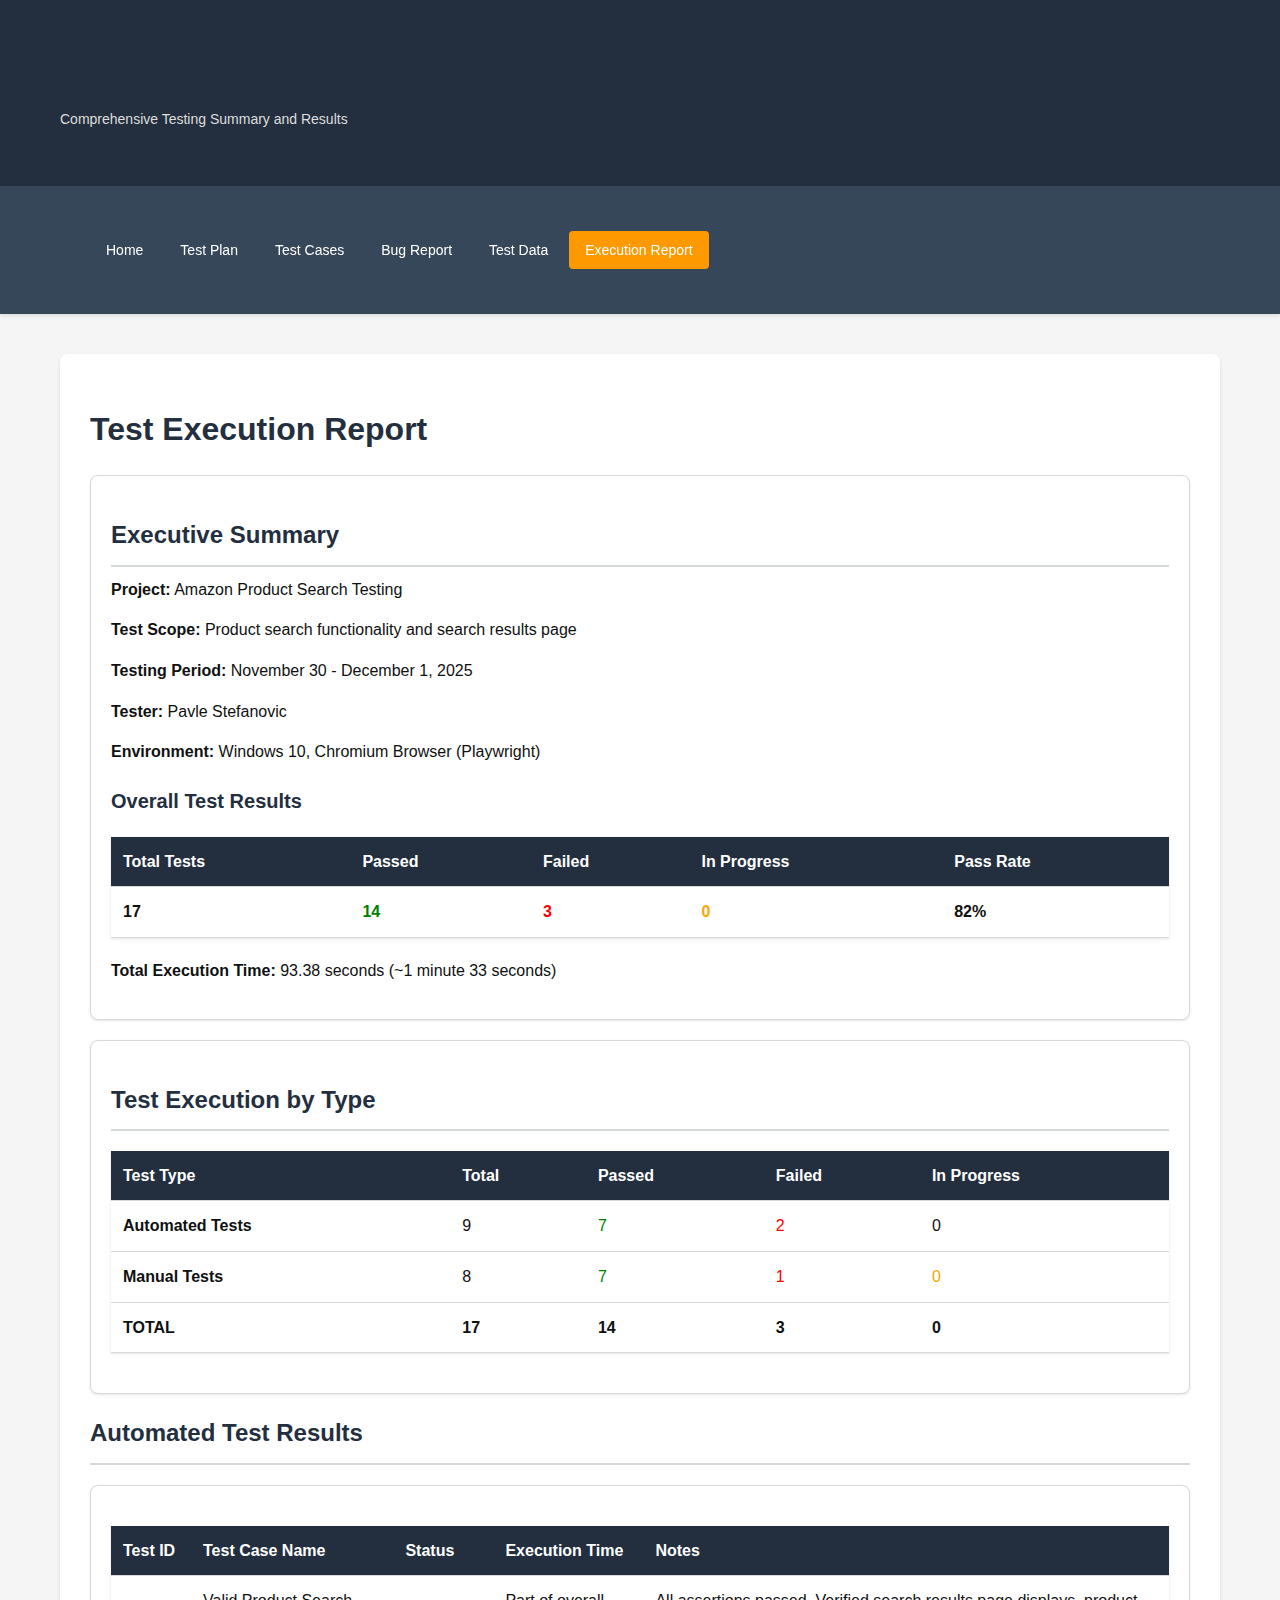
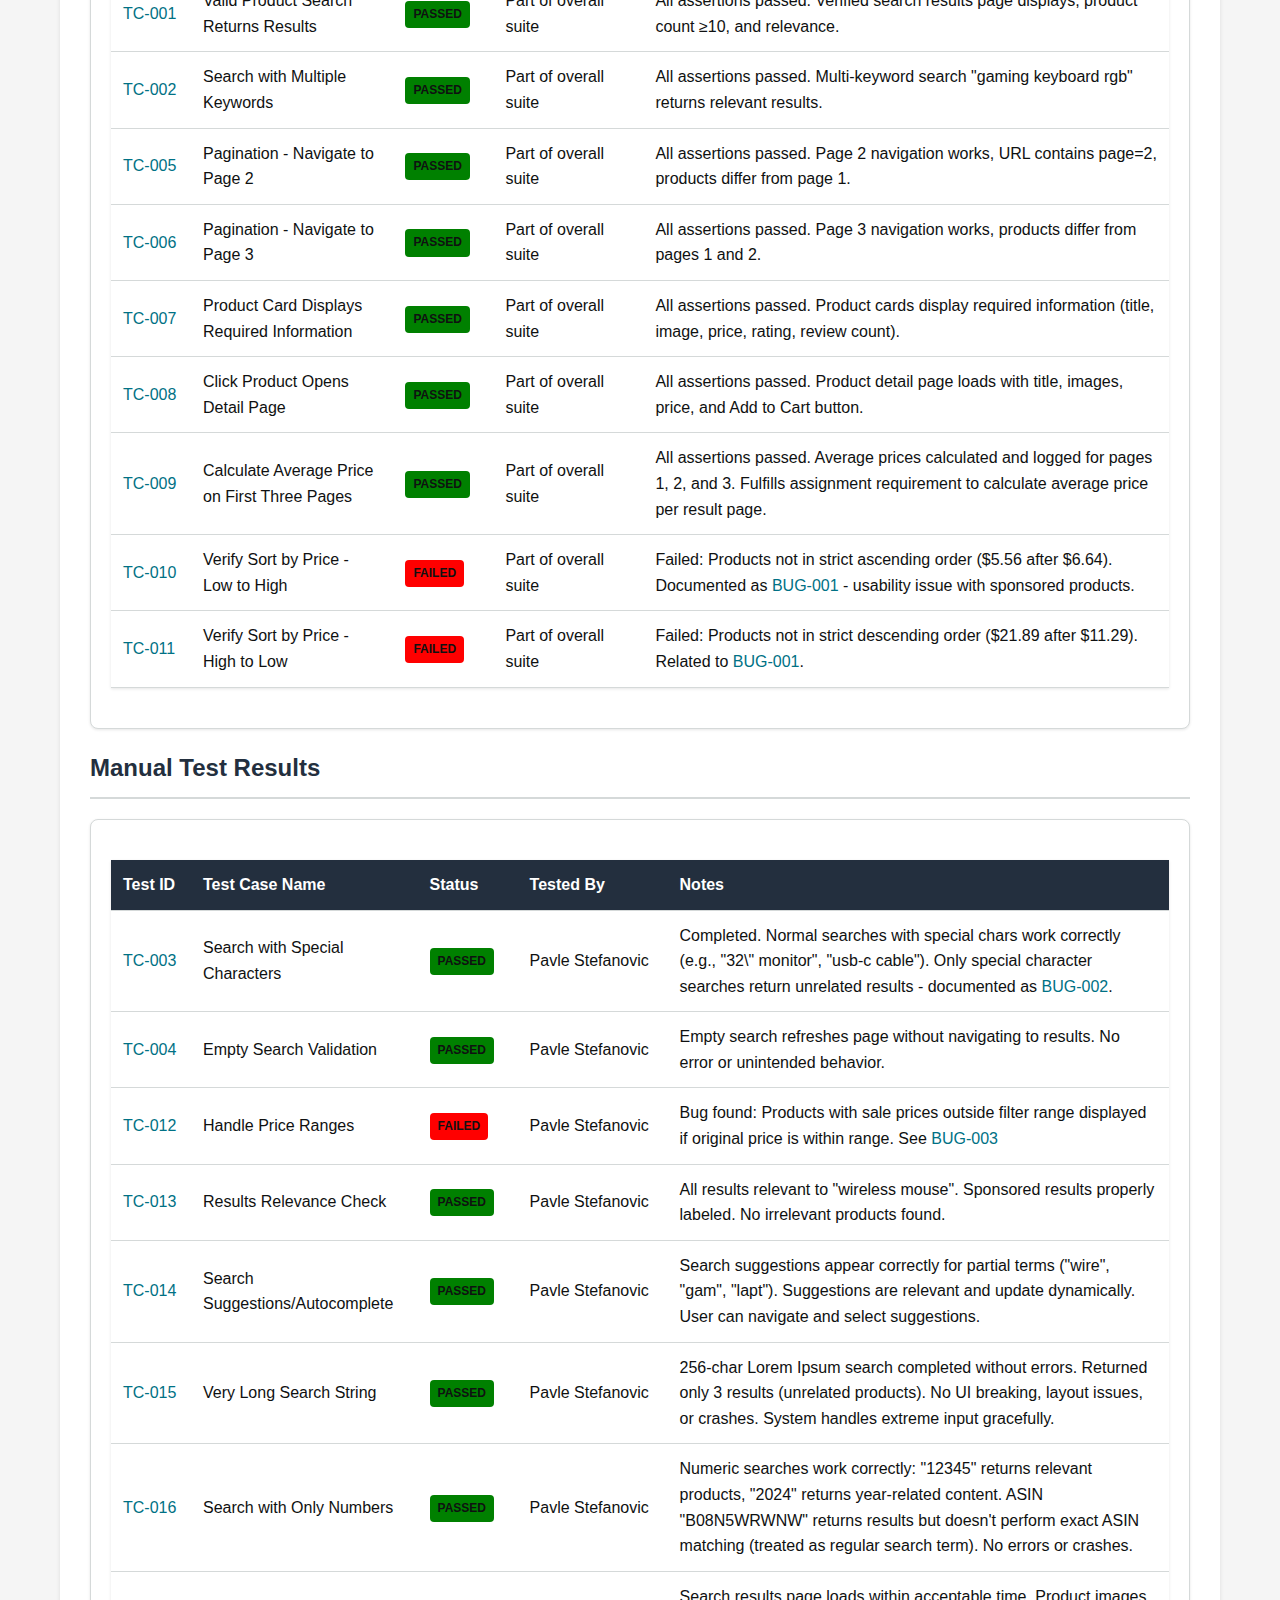
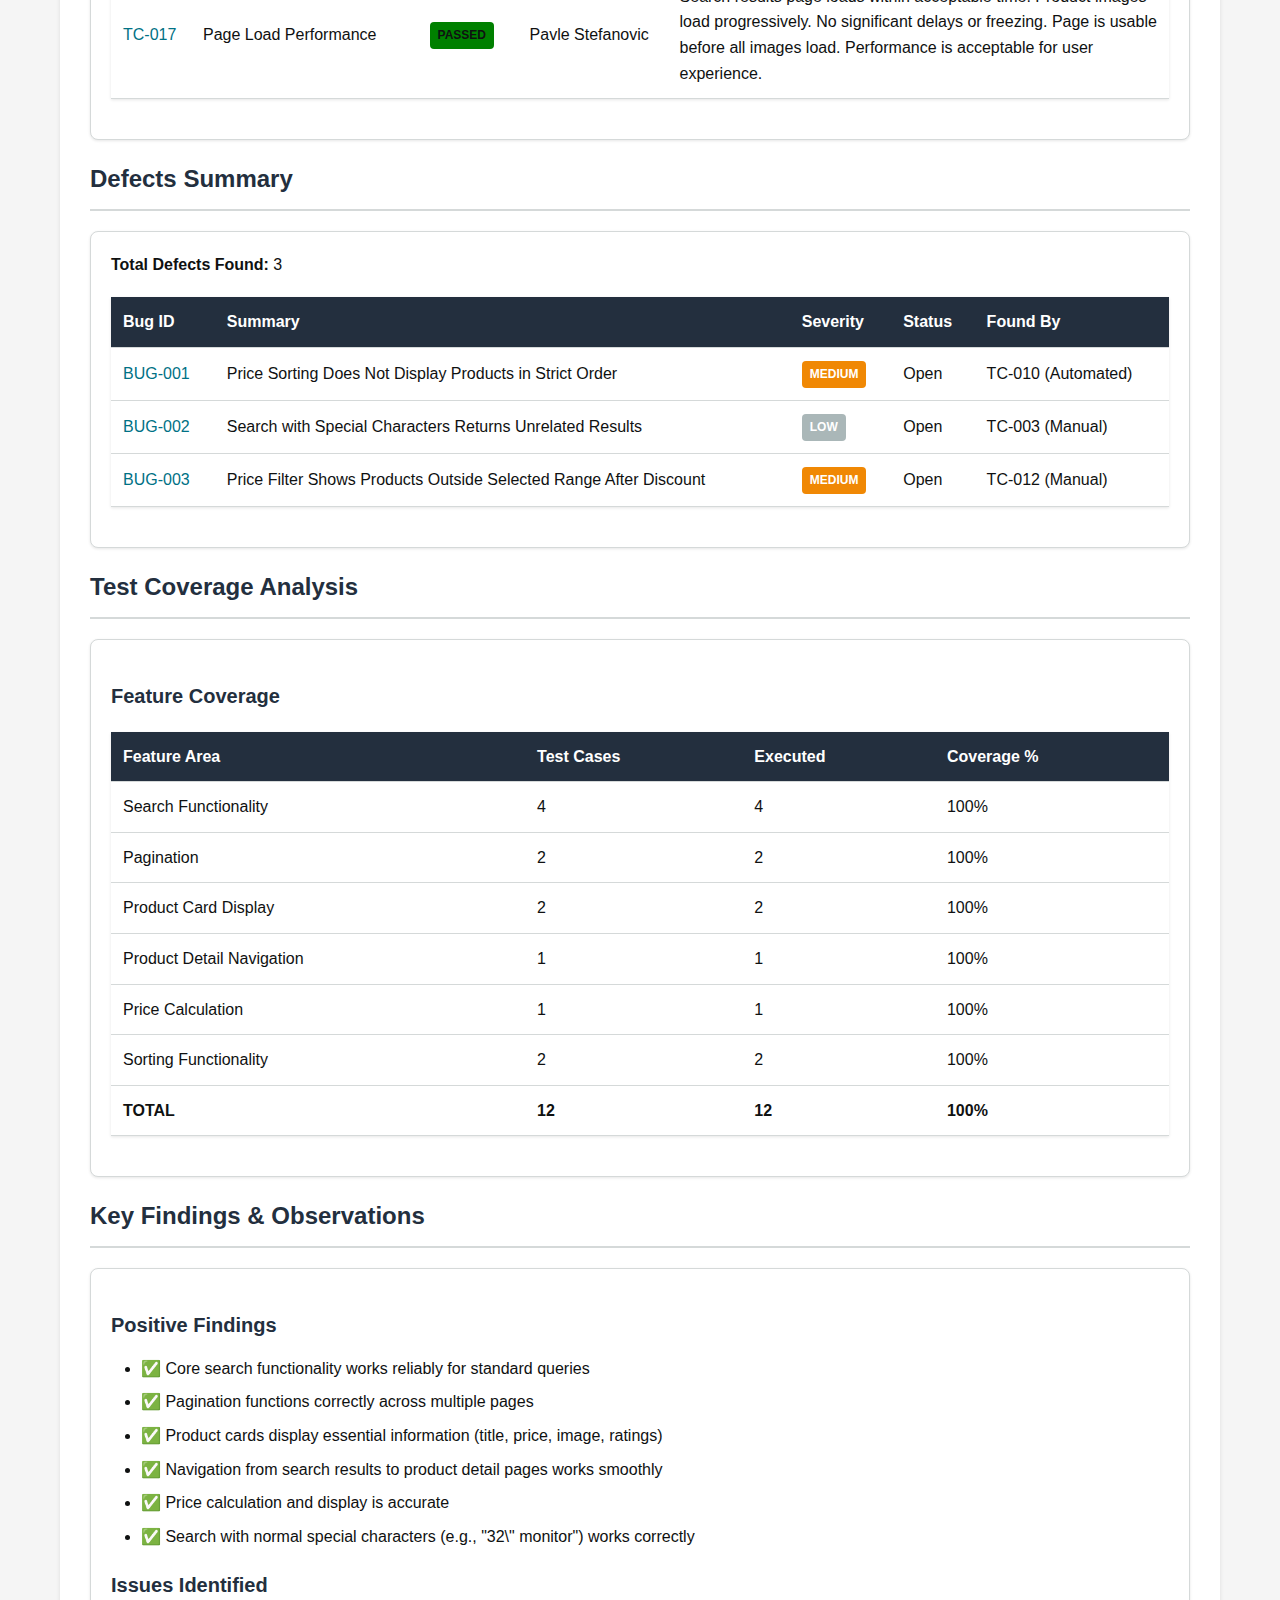
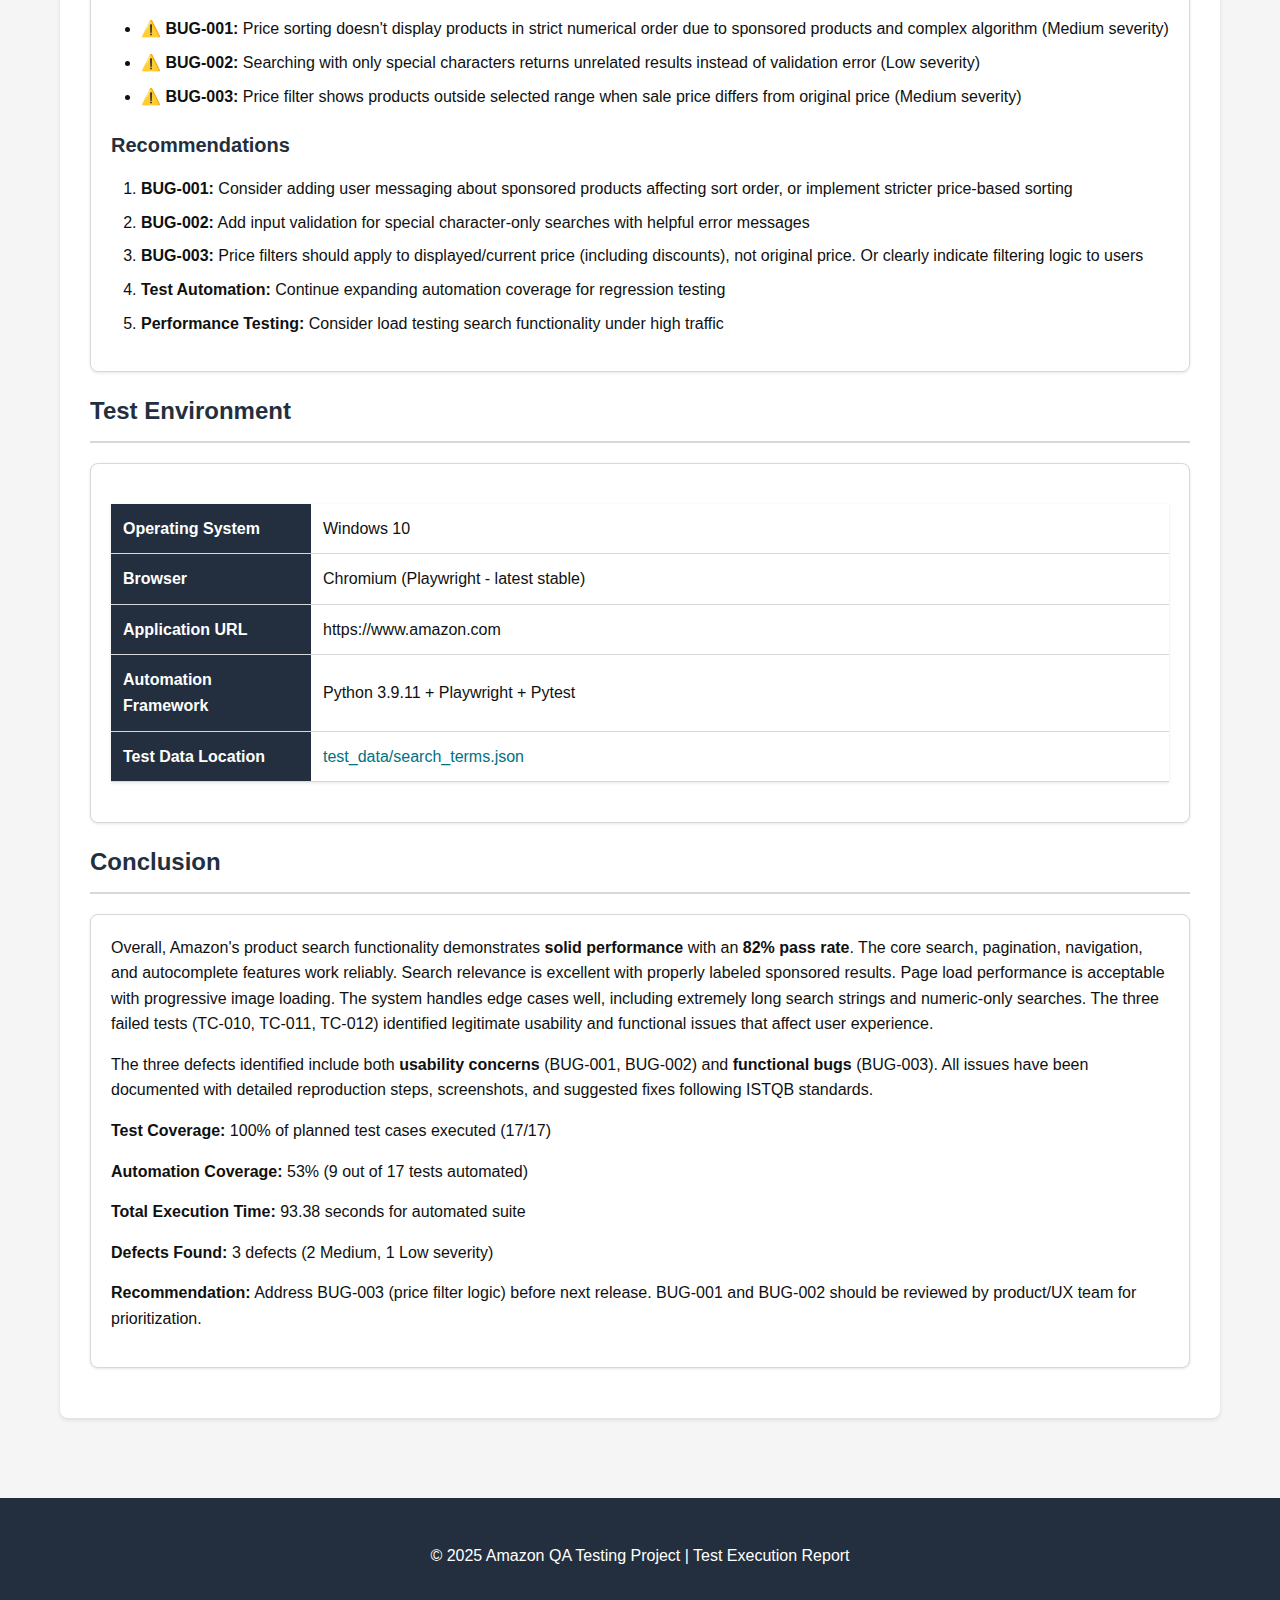
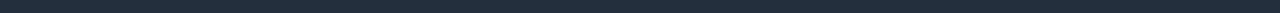
<file: docs/test-execution-report.html>
<!DOCTYPE html>
<html lang="en">
<head>
    <meta charset="UTF-8">
    <meta name="viewport" content="width=device-width, initial-scale=1.0">
    <title>Test Execution Report - Amazon QA Homework</title>
    <link rel="stylesheet" href="style.css">
</head>
<body>
    <header>
        <div class="container">
            <div>
                <h1>Test Execution Report - Amazon Website Testing</h1>
                <p class="subtitle">Comprehensive Testing Summary and Results</p>
            </div>
        </div>
    </header>

    <nav>
        <div class="container">
            <ul>
                <li><a href="index.html">Home</a></li>
                <li><a href="test-plan.html">Test Plan</a></li>
                <li><a href="test-cases.html">Test Cases</a></li>
                <li><a href="bug-report.html">Bug Report</a></li>
                <li><a href="test-data.html">Test Data</a></li>
                <li><a href="test-execution-report.html" class="active">Execution Report</a></li>
            </ul>
        </div>
    </nav>

    <div class="container">
        <main>
            <h1>Test Execution Report</h1>
            
            <div class="card">
                <h2>Executive Summary</h2>
                <p><strong>Project:</strong> Amazon Product Search Testing</p>
                <p><strong>Test Scope:</strong> Product search functionality and search results page</p>
                <p><strong>Testing Period:</strong> November 30 - December 1, 2025</p>
                <p><strong>Tester:</strong> Pavle Stefanovic</p>
                <p><strong>Environment:</strong> Windows 10, Chromium Browser (Playwright)</p>
                
                <h3>Overall Test Results</h3>
                <table>
                    <thead>
                        <tr>
                            <th>Total Tests</th>
                            <th>Passed</th>
                            <th>Failed</th>
                            <th>In Progress</th>
                            <th>Pass Rate</th>
                        </tr>
                    </thead>
                    <tbody>
                        <tr style="font-weight: 600;">
                            <td>17</td>
                            <td style="color: green;">14</td>
                            <td style="color: red;">3</td>
                            <td style="color: orange;">0</td>
                            <td>82%</td>
                        </tr>
                    </tbody>
                </table>
                <p style="margin-top: 10px;"><strong>Total Execution Time:</strong> 93.38 seconds (~1 minute 33 seconds)</p>
            </div>

            <div class="card">
                <h2>Test Execution by Type</h2>
                <table>
                    <thead>
                        <tr>
                            <th>Test Type</th>
                            <th>Total</th>
                            <th>Passed</th>
                            <th>Failed</th>
                            <th>In Progress</th>
                        </tr>
                    </thead>
                    <tbody>
                        <tr>
                            <td><strong>Automated Tests</strong></td>
                            <td>9</td>
                            <td style="color: green;">7</td>
                            <td style="color: red;">2</td>
                            <td>0</td>
                        </tr>
                        <tr>
                            <td><strong>Manual Tests</strong></td>
                            <td>8</td>
                            <td style="color: green;">7</td>
                            <td style="color: red;">1</td>
                            <td style="color: orange;">0</td>
                        </tr>
                        <tr style="font-weight: 600;">
                            <td>TOTAL</td>
                            <td>17</td>
                            <td>14</td>
                            <td>3</td>
                            <td>0</td>
                        </tr>
                    </tbody>
                </table>
            </div>

            <h2>Automated Test Results</h2>
            
            <div class="card">
                <table>
                    <thead>
                        <tr>
                            <th style="width: 80px;">Test ID</th>
                            <th>Test Case Name</th>
                            <th style="width: 100px;">Status</th>
                            <th style="width: 150px;">Execution Time</th>
                            <th>Notes</th>
                        </tr>
                    </thead>
                    <tbody>
                        <tr>
                            <td><a href="test-cases.html#TC-001">TC-001</a></td>
                            <td>Valid Product Search Returns Results</td>
                            <td><span class="badge" style="background-color: green;">PASSED</span></td>
                            <td>Part of overall suite</td>
                            <td>All assertions passed. Verified search results page displays, product count ≥10, and relevance.</td>
                        </tr>
                        <tr>
                            <td><a href="test-cases.html#TC-002">TC-002</a></td>
                            <td>Search with Multiple Keywords</td>
                            <td><span class="badge" style="background-color: green;">PASSED</span></td>
                            <td>Part of overall suite</td>
                            <td>All assertions passed. Multi-keyword search "gaming keyboard rgb" returns relevant results.</td>
                        </tr>
                        <tr>
                            <td><a href="test-cases.html#TC-005">TC-005</a></td>
                            <td>Pagination - Navigate to Page 2</td>
                            <td><span class="badge" style="background-color: green;">PASSED</span></td>
                            <td>Part of overall suite</td>
                            <td>All assertions passed. Page 2 navigation works, URL contains page=2, products differ from page 1.</td>
                        </tr>
                        <tr>
                            <td><a href="test-cases.html#TC-006">TC-006</a></td>
                            <td>Pagination - Navigate to Page 3</td>
                            <td><span class="badge" style="background-color: green;">PASSED</span></td>
                            <td>Part of overall suite</td>
                            <td>All assertions passed. Page 3 navigation works, products differ from pages 1 and 2.</td>
                        </tr>
                        <tr>
                            <td><a href="test-cases.html#TC-007">TC-007</a></td>
                            <td>Product Card Displays Required Information</td>
                            <td><span class="badge" style="background-color: green;">PASSED</span></td>
                            <td>Part of overall suite</td>
                            <td>All assertions passed. Product cards display required information (title, image, price, rating, review count).</td>
                        </tr>
                        <tr>
                            <td><a href="test-cases.html#TC-008">TC-008</a></td>
                            <td>Click Product Opens Detail Page</td>
                            <td><span class="badge" style="background-color: green;">PASSED</span></td>
                            <td>Part of overall suite</td>
                            <td>All assertions passed. Product detail page loads with title, images, price, and Add to Cart button.</td>
                        </tr>
                        <tr>
                            <td><a href="test-cases.html#TC-009">TC-009</a></td>
                            <td>Calculate Average Price on First Three Pages</td>
                            <td><span class="badge" style="background-color: green;">PASSED</span></td>
                            <td>Part of overall suite</td>
                            <td>All assertions passed. Average prices calculated and logged for pages 1, 2, and 3. Fulfills assignment requirement to calculate average price per result page.</td>
                        </tr>
                        <tr>
                            <td><a href="test-cases.html#TC-010">TC-010</a></td>
                            <td>Verify Sort by Price - Low to High</td>
                            <td><span class="badge" style="background-color: red;">FAILED</span></td>
                            <td>Part of overall suite</td>
                            <td>Failed: Products not in strict ascending order ($5.56 after $6.64). Documented as <a href="bug-report.html#BUG-001">BUG-001</a> - usability issue with sponsored products.</td>
                        </tr>
                        <tr>
                            <td><a href="test-cases.html#TC-011">TC-011</a></td>
                            <td>Verify Sort by Price - High to Low</td>
                            <td><span class="badge" style="background-color: red;">FAILED</span></td>
                            <td>Part of overall suite</td>
                            <td>Failed: Products not in strict descending order ($21.89 after $11.29). Related to <a href="bug-report.html#BUG-001">BUG-001</a>.</td>
                        </tr>
                    </tbody>
                </table>
            </div>

            <h2>Manual Test Results</h2>
            
            <div class="card">
                <table>
                    <thead>
                        <tr>
                            <th style="width: 80px;">Test ID</th>
                            <th>Test Case Name</th>
                            <th style="width: 100px;">Status</th>
                            <th style="width: 150px;">Tested By</th>
                            <th>Notes</th>
                        </tr>
                    </thead>
                    <tbody>
                        <tr>
                            <td><a href="test-cases.html#TC-003">TC-003</a></td>
                            <td>Search with Special Characters</td>
                            <td><span class="badge" style="background-color: green;">PASSED</span></td>
                            <td>Pavle Stefanovic</td>
                            <td>Completed. Normal searches with special chars work correctly (e.g., "32\" monitor", "usb-c cable"). Only special character searches return unrelated results - documented as <a href="bug-report.html#BUG-002">BUG-002</a>.</td>
                        </tr>
                        <tr>
                            <td><a href="test-cases.html#TC-004">TC-004</a></td>
                            <td>Empty Search Validation</td>
                            <td><span class="badge" style="background-color: green;">PASSED</span></td>
                            <td>Pavle Stefanovic</td>
                            <td>Empty search refreshes page without navigating to results. No error or unintended behavior.</td>
                        </tr>
                        <tr>
                            <td><a href="test-cases.html#TC-012">TC-012</a></td>
                            <td>Handle Price Ranges</td>
                            <td><span class="badge" style="background-color: red;">FAILED</span></td>
                            <td>Pavle Stefanovic</td>
                            <td>Bug found: Products with sale prices outside filter range displayed if original price is within range. See <a href="bug-report.html#BUG-003">BUG-003</a></td>
                        </tr>
                        <tr>
                            <td><a href="test-cases.html#TC-013">TC-013</a></td>
                            <td>Results Relevance Check</td>
                            <td><span class="badge" style="background-color: green;">PASSED</span></td>
                            <td>Pavle Stefanovic</td>
                            <td>All results relevant to "wireless mouse". Sponsored results properly labeled. No irrelevant products found.</td>
                        </tr>
                        <tr>
                            <td><a href="test-cases.html#TC-014">TC-014</a></td>
                            <td>Search Suggestions/Autocomplete</td>
                            <td><span class="badge" style="background-color: green;">PASSED</span></td>
                            <td>Pavle Stefanovic</td>
                            <td>Search suggestions appear correctly for partial terms ("wire", "gam", "lapt"). Suggestions are relevant and update dynamically. User can navigate and select suggestions.</td>
                        </tr>
                        <tr>
                            <td><a href="test-cases.html#TC-015">TC-015</a></td>
                            <td>Very Long Search String</td>
                            <td><span class="badge" style="background-color: green;">PASSED</span></td>
                            <td>Pavle Stefanovic</td>
                            <td>256-char Lorem Ipsum search completed without errors. Returned only 3 results (unrelated products). No UI breaking, layout issues, or crashes. System handles extreme input gracefully.</td>
                        </tr>
                        <tr>
                            <td><a href="test-cases.html#TC-016">TC-016</a></td>
                            <td>Search with Only Numbers</td>
                            <td><span class="badge" style="background-color: green;">PASSED</span></td>
                            <td>Pavle Stefanovic</td>
                            <td>Numeric searches work correctly: "12345" returns relevant products, "2024" returns year-related content. ASIN "B08N5WRWNW" returns results but doesn't perform exact ASIN matching (treated as regular search term). No errors or crashes.</td>
                        </tr>
                        <tr>
                            <td><a href="test-cases.html#TC-017">TC-017</a></td>
                            <td>Page Load Performance</td>
                            <td><span class="badge" style="background-color: green;">PASSED</span></td>
                            <td>Pavle Stefanovic</td>
                            <td>Search results page loads within acceptable time. Product images load progressively. No significant delays or freezing. Page is usable before all images load. Performance is acceptable for user experience.</td>
                        </tr>
                    </tbody>
                </table>
            </div>

            <h2>Defects Summary</h2>
            
            <div class="card">
                <p><strong>Total Defects Found:</strong> 3</p>
                
                <table>
                    <thead>
                        <tr>
                            <th>Bug ID</th>
                            <th>Summary</th>
                            <th>Severity</th>
                            <th>Status</th>
                            <th>Found By</th>
                        </tr>
                    </thead>
                    <tbody>
                        <tr>
                            <td><a href="bug-report.html#BUG-001">BUG-001</a></td>
                            <td>Price Sorting Does Not Display Products in Strict Order</td>
                            <td><span class="badge badge-medium">Medium</span></td>
                            <td>Open</td>
                            <td>TC-010 (Automated)</td>
                        </tr>
                        <tr>
                            <td><a href="bug-report.html#BUG-002">BUG-002</a></td>
                            <td>Search with Special Characters Returns Unrelated Results</td>
                            <td><span class="badge badge-low">Low</span></td>
                            <td>Open</td>
                            <td>TC-003 (Manual)</td>
                        </tr>
                        <tr>
                            <td><a href="bug-report.html#BUG-003">BUG-003</a></td>
                            <td>Price Filter Shows Products Outside Selected Range After Discount</td>
                            <td><span class="badge badge-medium">Medium</span></td>
                            <td>Open</td>
                            <td>TC-012 (Manual)</td>
                        </tr>
                    </tbody>
                </table>
            </div>

            <h2>Test Coverage Analysis</h2>
            
            <div class="card">
                <h3>Feature Coverage</h3>
                <table>
                    <thead>
                        <tr>
                            <th>Feature Area</th>
                            <th>Test Cases</th>
                            <th>Executed</th>
                            <th>Coverage %</th>
                        </tr>
                    </thead>
                    <tbody>
                        <tr>
                            <td>Search Functionality</td>
                            <td>4</td>
                            <td>4</td>
                            <td>100%</td>
                        </tr>
                        <tr>
                            <td>Pagination</td>
                            <td>2</td>
                            <td>2</td>
                            <td>100%</td>
                        </tr>
                        <tr>
                            <td>Product Card Display</td>
                            <td>2</td>
                            <td>2</td>
                            <td>100%</td>
                        </tr>
                        <tr>
                            <td>Product Detail Navigation</td>
                            <td>1</td>
                            <td>1</td>
                            <td>100%</td>
                        </tr>
                        <tr>
                            <td>Price Calculation</td>
                            <td>1</td>
                            <td>1</td>
                            <td>100%</td>
                        </tr>
                        <tr>
                            <td>Sorting Functionality</td>
                            <td>2</td>
                            <td>2</td>
                            <td>100%</td>
                        </tr>
                        <tr style="font-weight: 600;">
                            <td>TOTAL</td>
                            <td>12</td>
                            <td>12</td>
                            <td>100%</td>
                        </tr>
                    </tbody>
                </table>
            </div>

            <h2>Key Findings & Observations</h2>
            
            <div class="card">
                <h3>Positive Findings</h3>
                <ul>
                    <li>✅ Core search functionality works reliably for standard queries</li>
                    <li>✅ Pagination functions correctly across multiple pages</li>
                    <li>✅ Product cards display essential information (title, price, image, ratings)</li>
                    <li>✅ Navigation from search results to product detail pages works smoothly</li>
                    <li>✅ Price calculation and display is accurate</li>
                    <li>✅ Search with normal special characters (e.g., "32\" monitor") works correctly</li>
                </ul>

                <h3>Issues Identified</h3>
                <ul>
                    <li>⚠️ <strong>BUG-001:</strong> Price sorting doesn't display products in strict numerical order due to sponsored products and complex algorithm (Medium severity)</li>
                    <li>⚠️ <strong>BUG-002:</strong> Searching with only special characters returns unrelated results instead of validation error (Low severity)</li>
                    <li>⚠️ <strong>BUG-003:</strong> Price filter shows products outside selected range when sale price differs from original price (Medium severity)</li>
                </ul>

                <h3>Recommendations</h3>
                <ol>
                    <li><strong>BUG-001:</strong> Consider adding user messaging about sponsored products affecting sort order, or implement stricter price-based sorting</li>
                    <li><strong>BUG-002:</strong> Add input validation for special character-only searches with helpful error messages</li>
                    <li><strong>BUG-003:</strong> Price filters should apply to displayed/current price (including discounts), not original price. Or clearly indicate filtering logic to users</li>
                    <li><strong>Test Automation:</strong> Continue expanding automation coverage for regression testing</li>
                    <li><strong>Performance Testing:</strong> Consider load testing search functionality under high traffic</li>
                </ol>
            </div>

            <h2>Test Environment</h2>
            
            <div class="card">
                <table>
                    <tr>
                        <th style="width: 200px;">Operating System</th>
                        <td>Windows 10</td>
                    </tr>
                    <tr>
                        <th>Browser</th>
                        <td>Chromium (Playwright - latest stable)</td>
                    </tr>
                    <tr>
                        <th>Application URL</th>
                        <td>https://www.amazon.com</td>
                    </tr>
                    <tr>
                        <th>Automation Framework</th>
                        <td>Python 3.9.11 + Playwright + Pytest</td>
                    </tr>
                    <tr>
                        <th>Test Data Location</th>
                        <td><a href="../test_data/search_terms.json">test_data/search_terms.json</a></td>
                    </tr>
                </table>
            </div>

            <h2>Conclusion</h2>
            
            <div class="card">
                <p>Overall, Amazon's product search functionality demonstrates <strong>solid performance</strong> with an <strong>82% pass rate</strong>. The core search, pagination, navigation, and autocomplete features work reliably. Search relevance is excellent with properly labeled sponsored results. Page load performance is acceptable with progressive image loading. The system handles edge cases well, including extremely long search strings and numeric-only searches. The three failed tests (TC-010, TC-011, TC-012) identified legitimate usability and functional issues that affect user experience.</p>
                
                <p>The three defects identified include both <strong>usability concerns</strong> (BUG-001, BUG-002) and <strong>functional bugs</strong> (BUG-003). All issues have been documented with detailed reproduction steps, screenshots, and suggested fixes following ISTQB standards.</p>
                
                <p><strong>Test Coverage:</strong> 100% of planned test cases executed (17/17)</p>
                <p><strong>Automation Coverage:</strong> 53% (9 out of 17 tests automated)</p>
                <p><strong>Total Execution Time:</strong> 93.38 seconds for automated suite</p>
                <p><strong>Defects Found:</strong> 3 defects (2 Medium, 1 Low severity)</p>
                <p><strong>Recommendation:</strong> Address BUG-003 (price filter logic) before next release. BUG-001 and BUG-002 should be reviewed by product/UX team for prioritization.</p>
            </div>

        </main>
    </div>

    <footer>
        <div class="container">
            <p>&copy; 2025 Amazon QA Testing Project | Test Execution Report</p>
        </div>
    </footer>
</body>
</html>
</file>
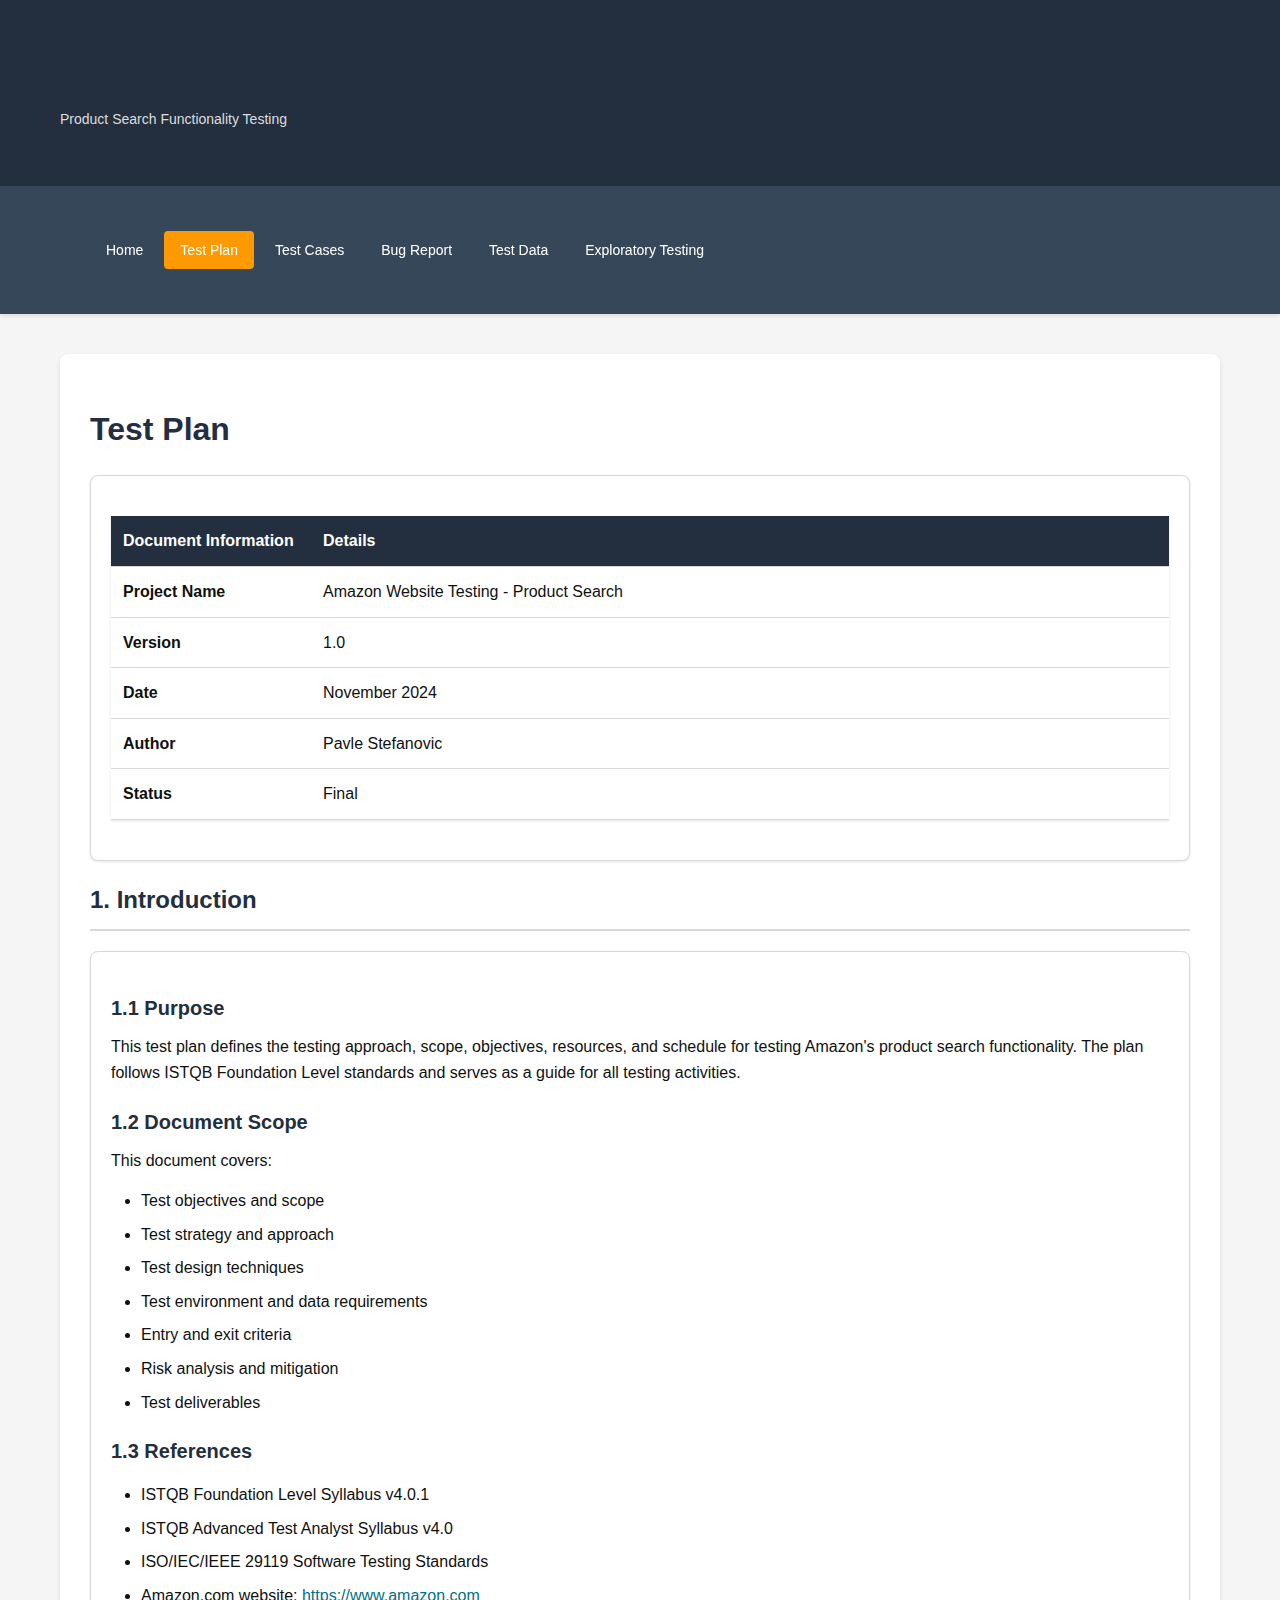
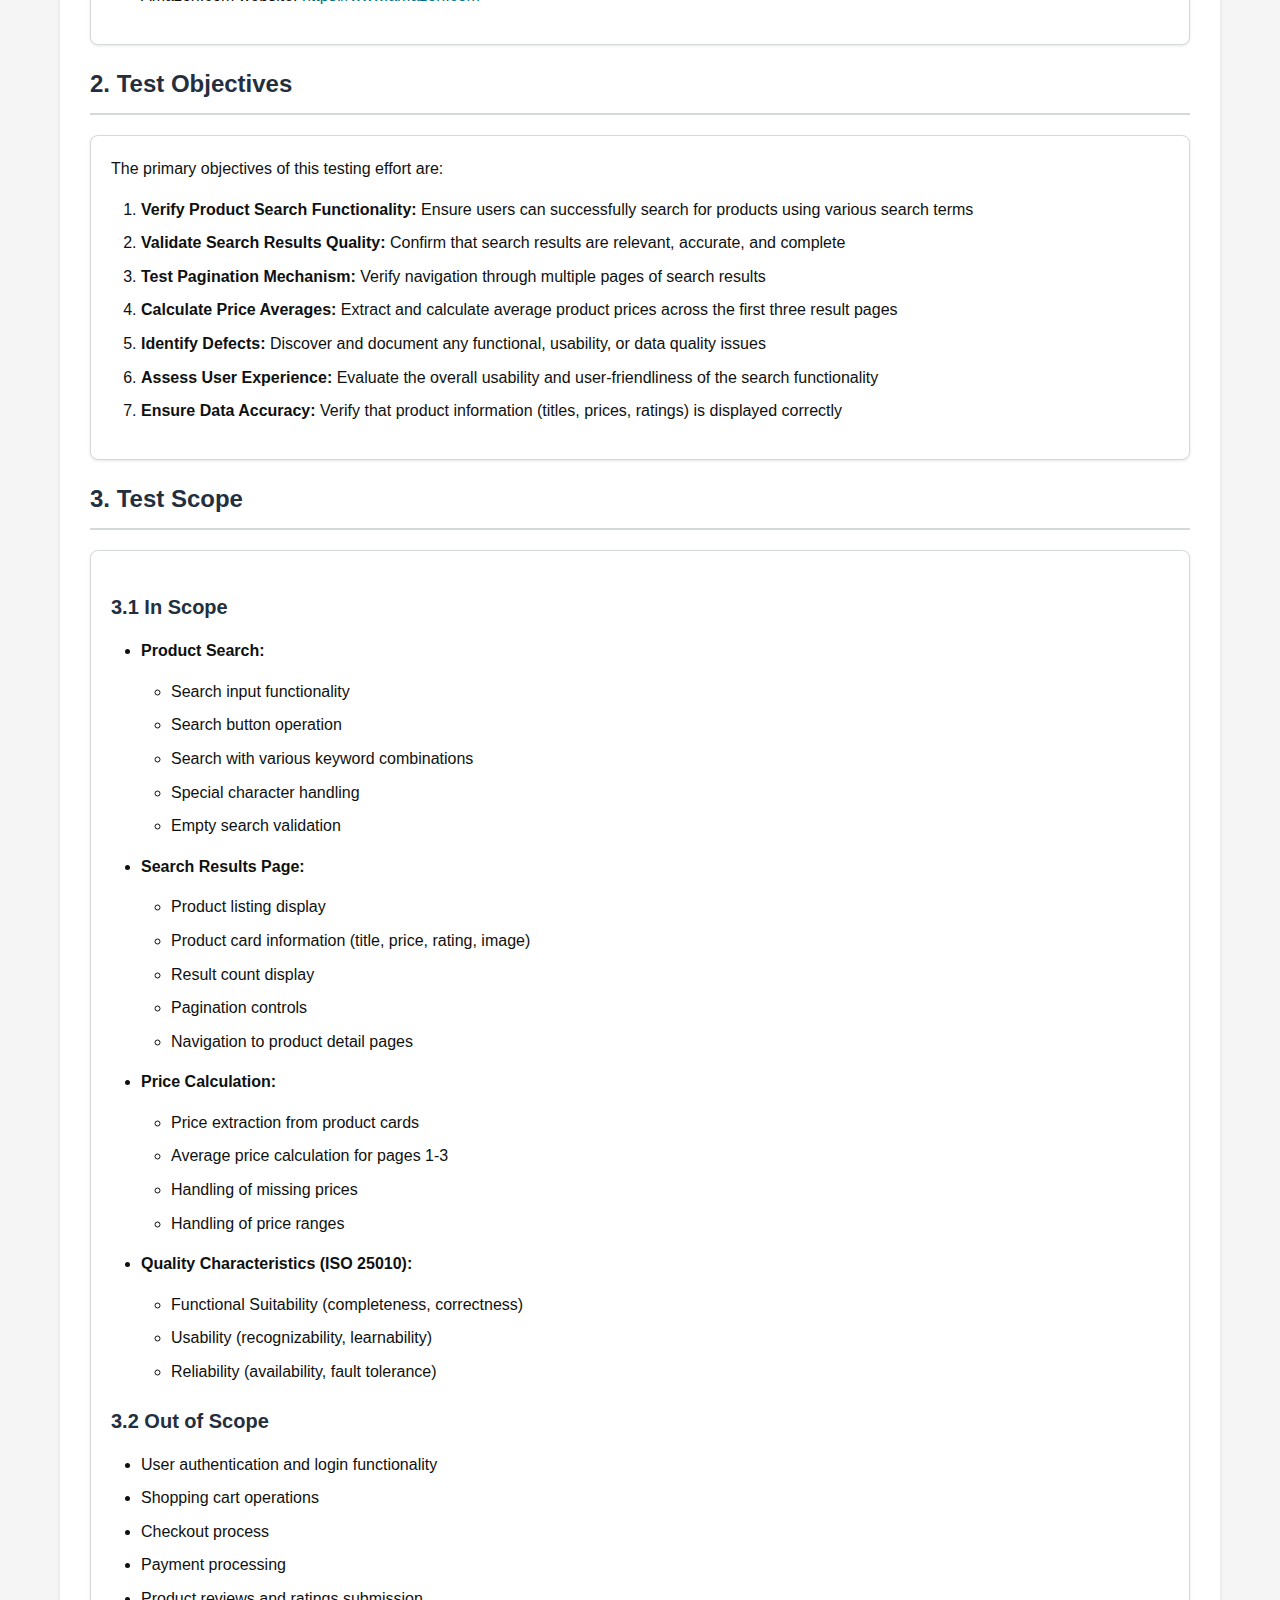
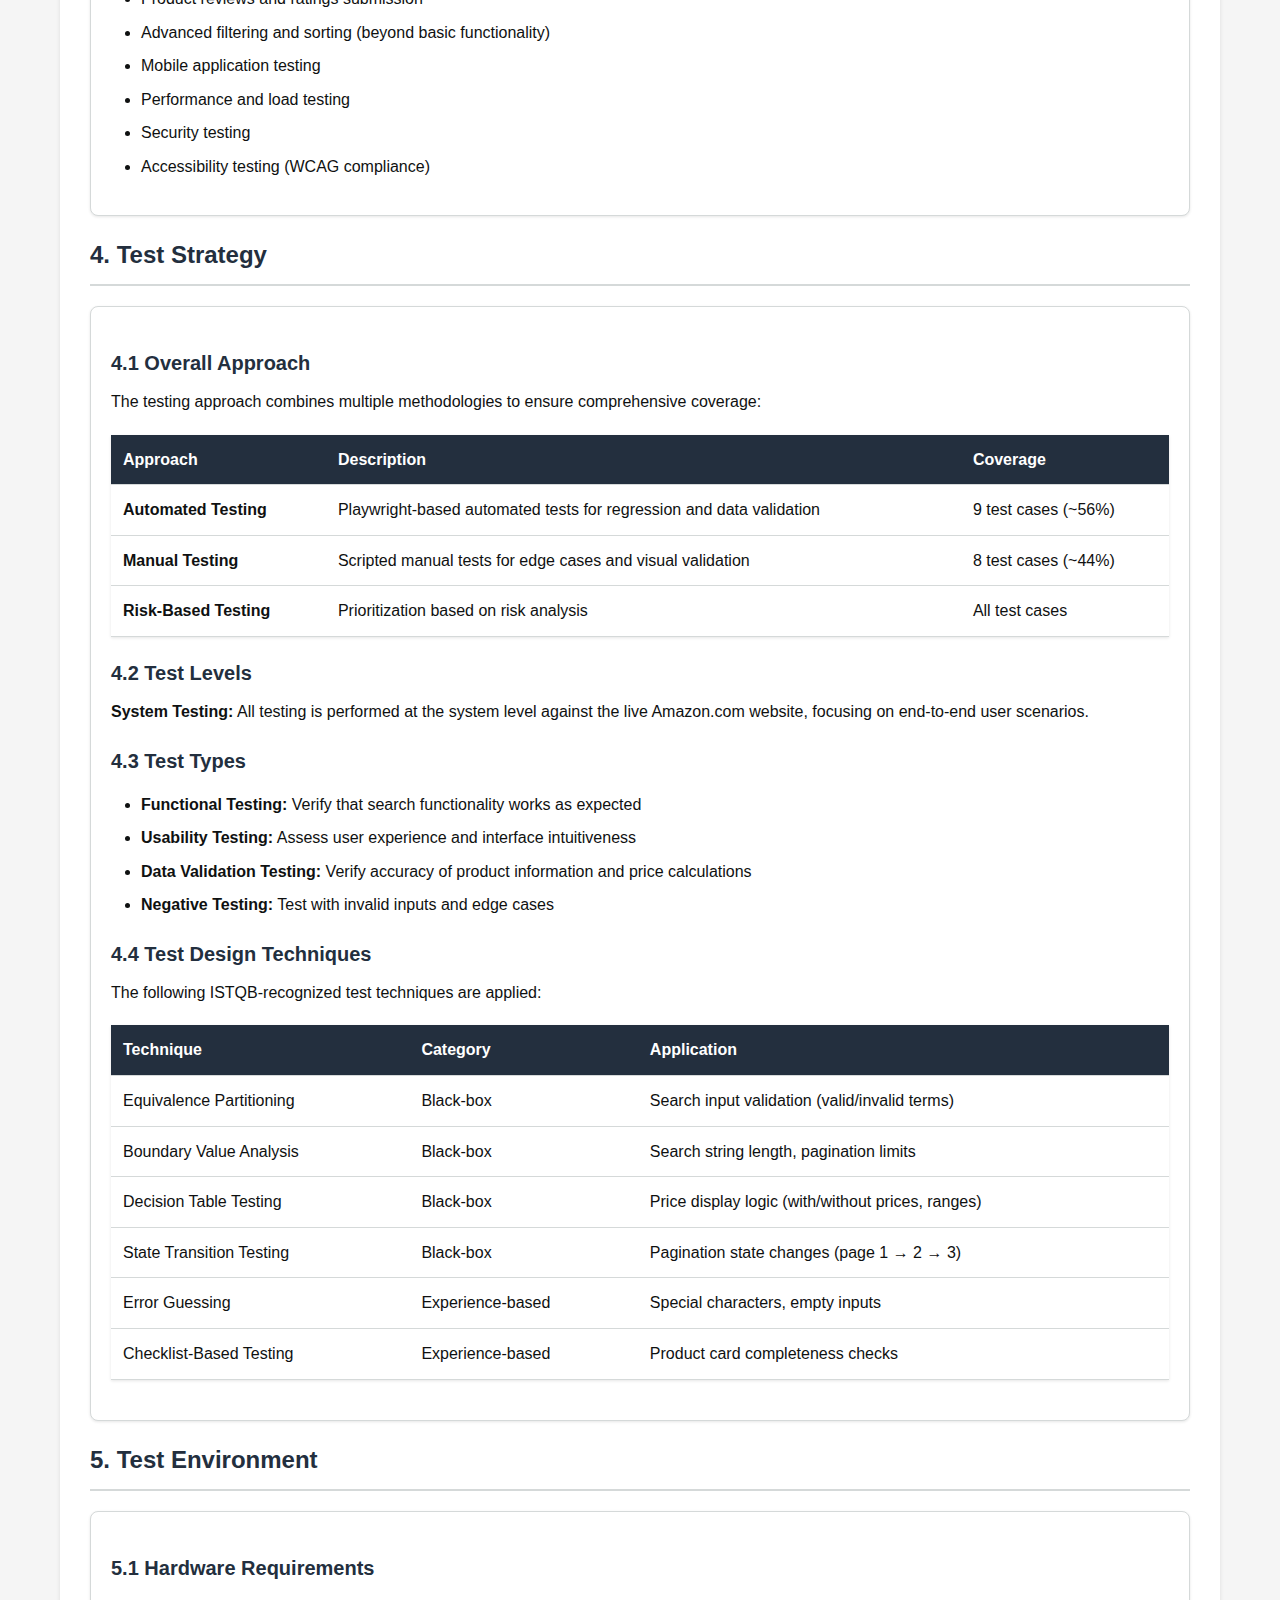
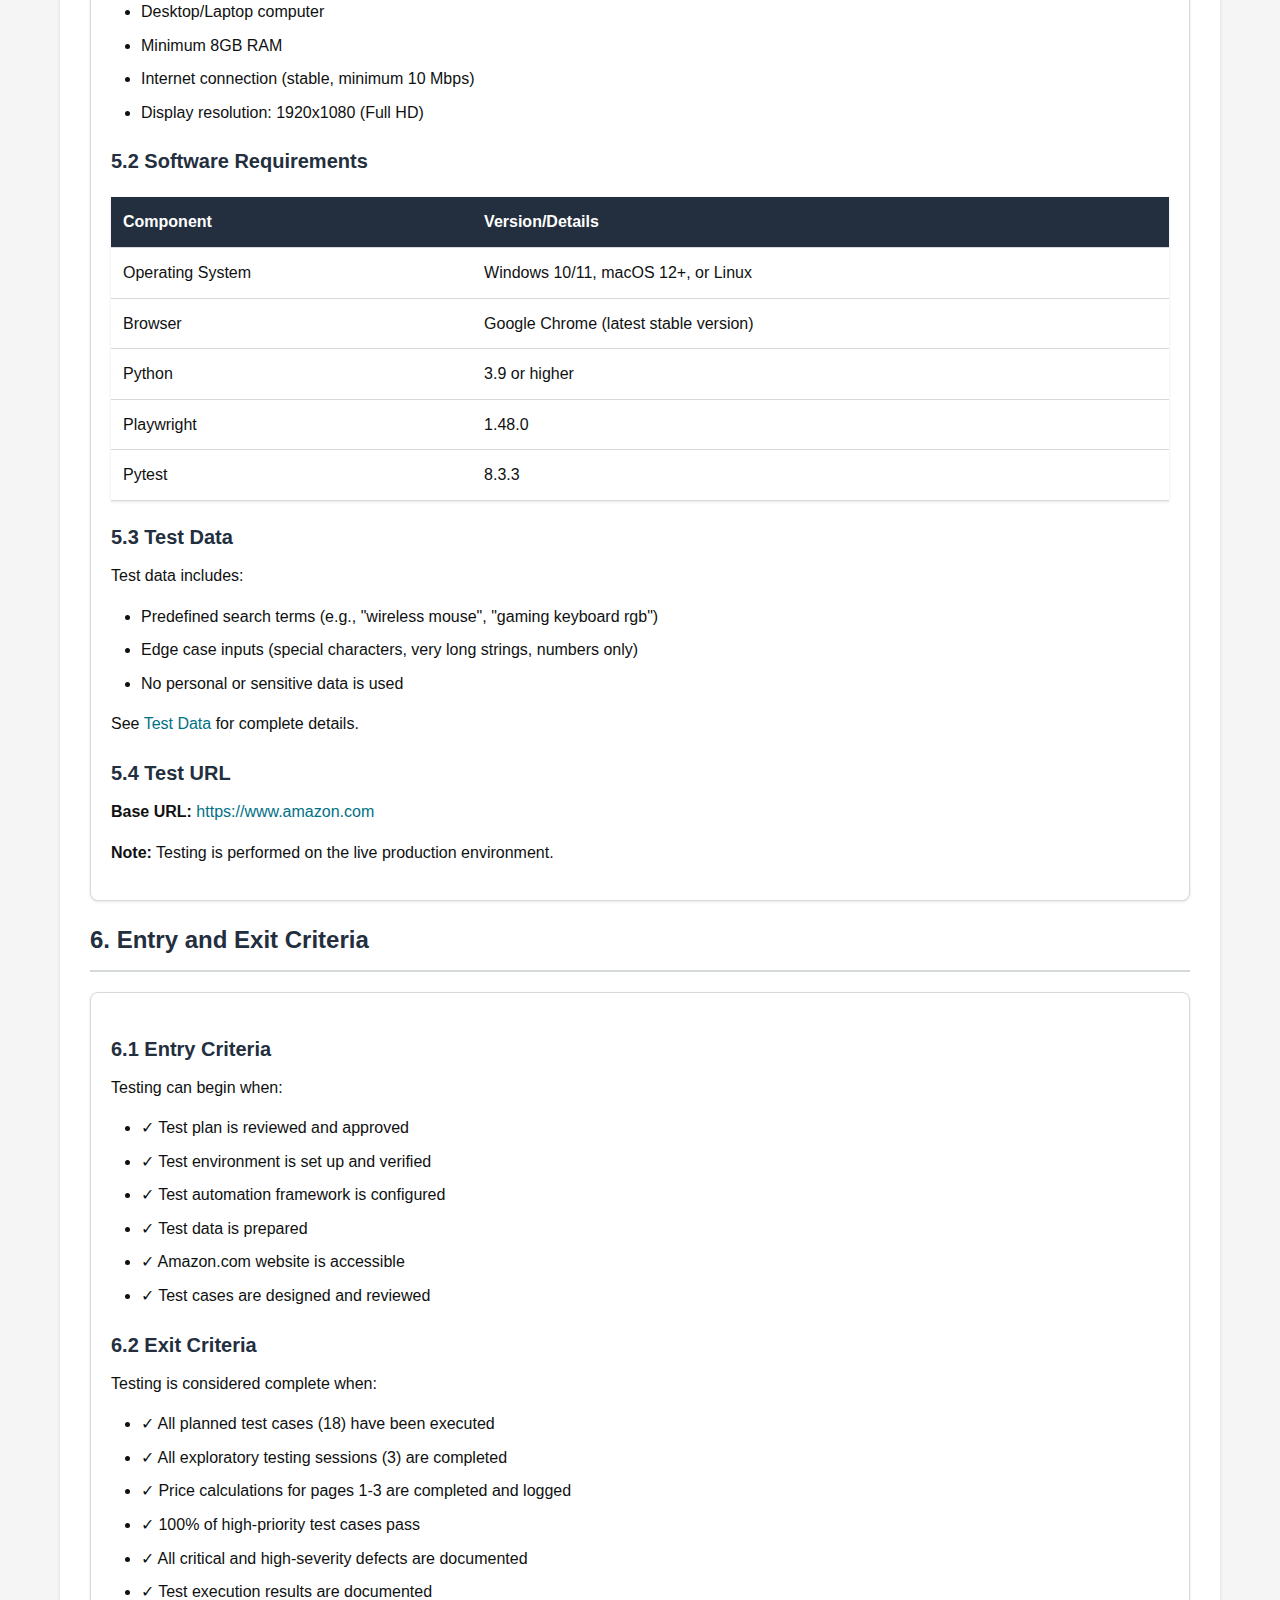
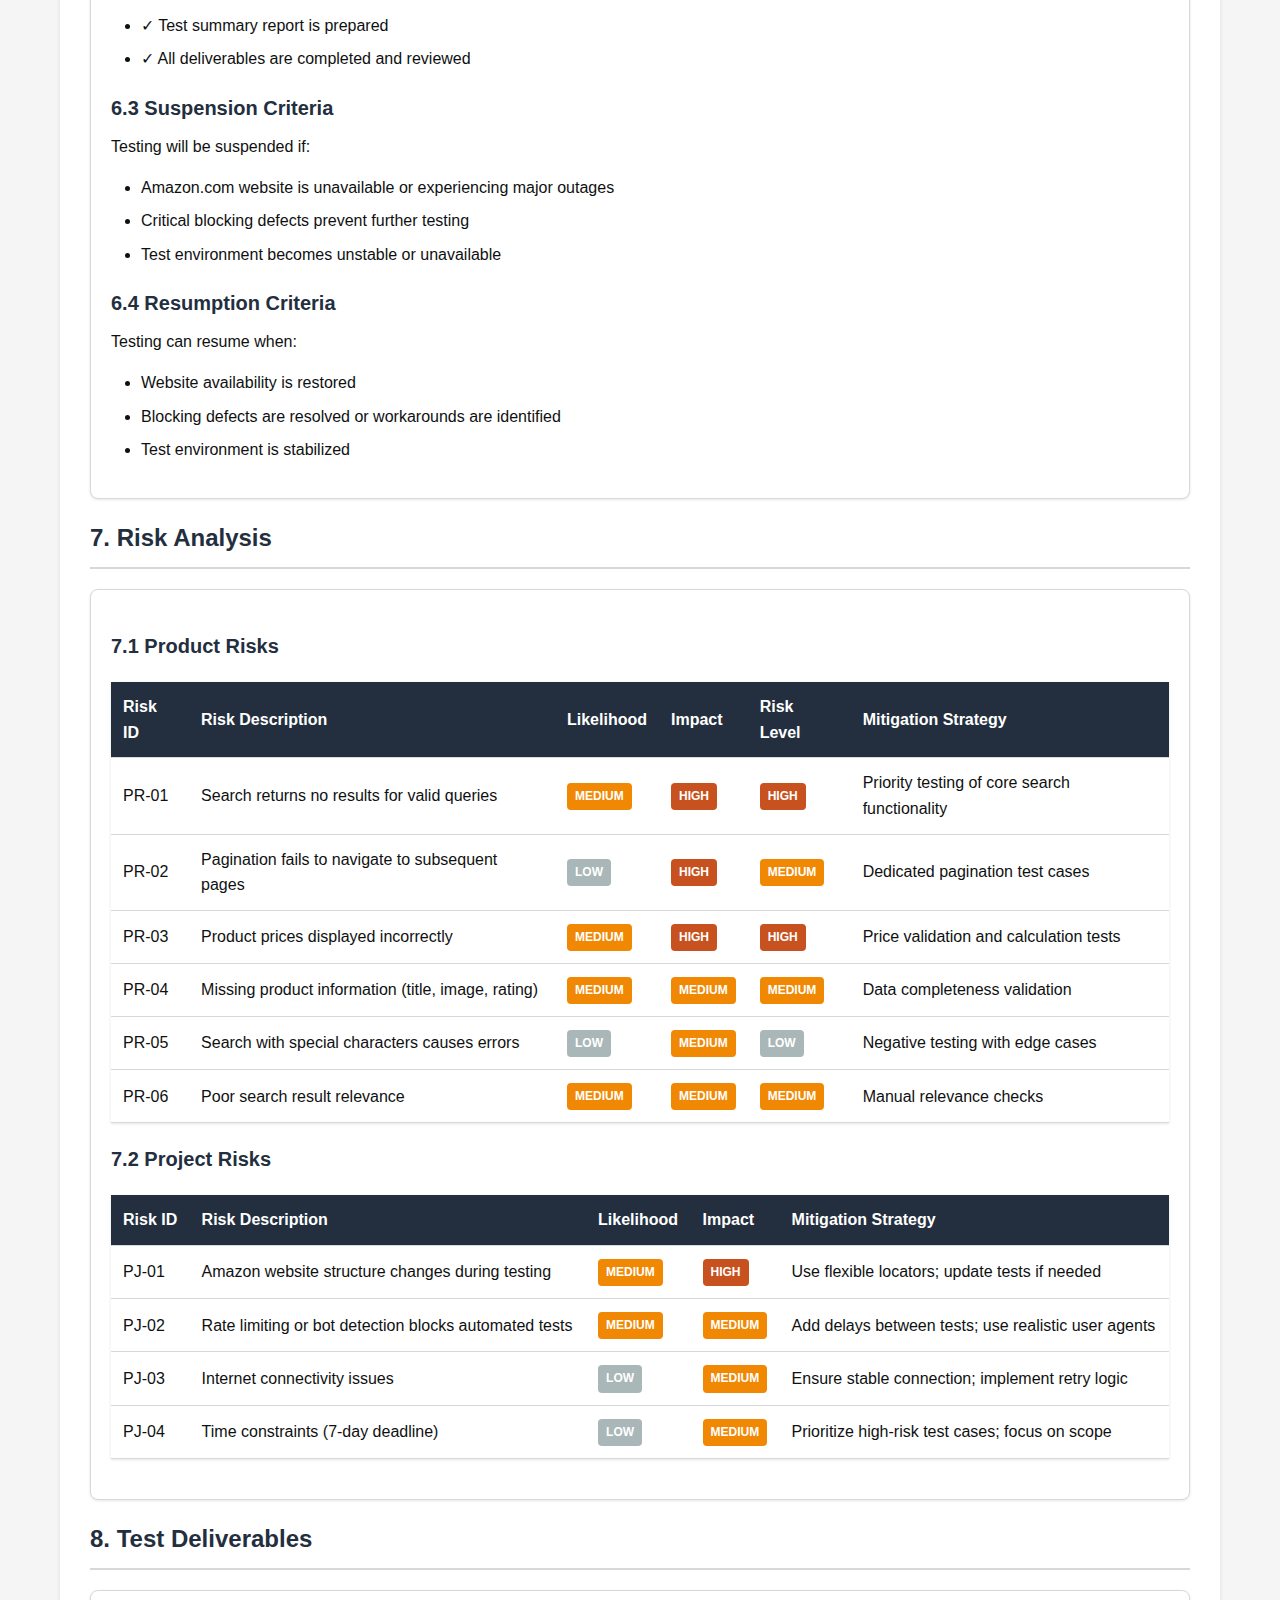
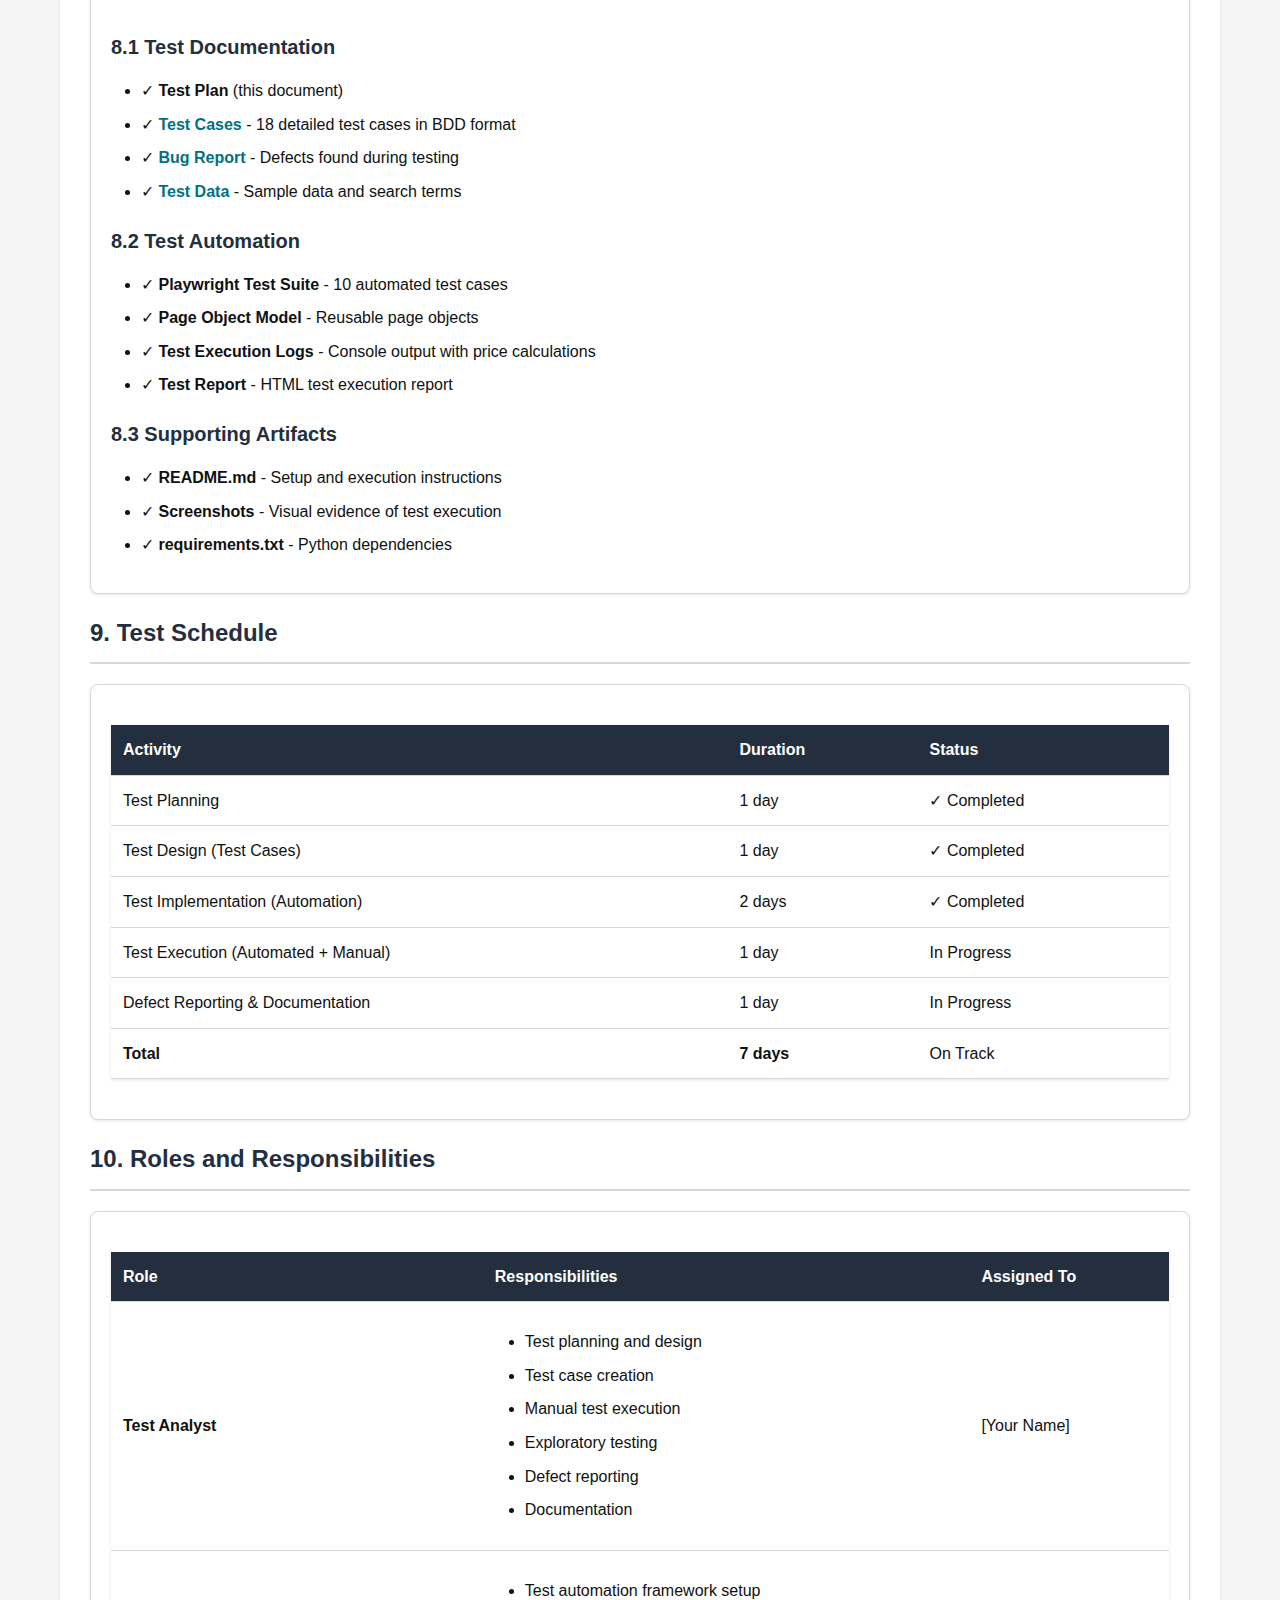
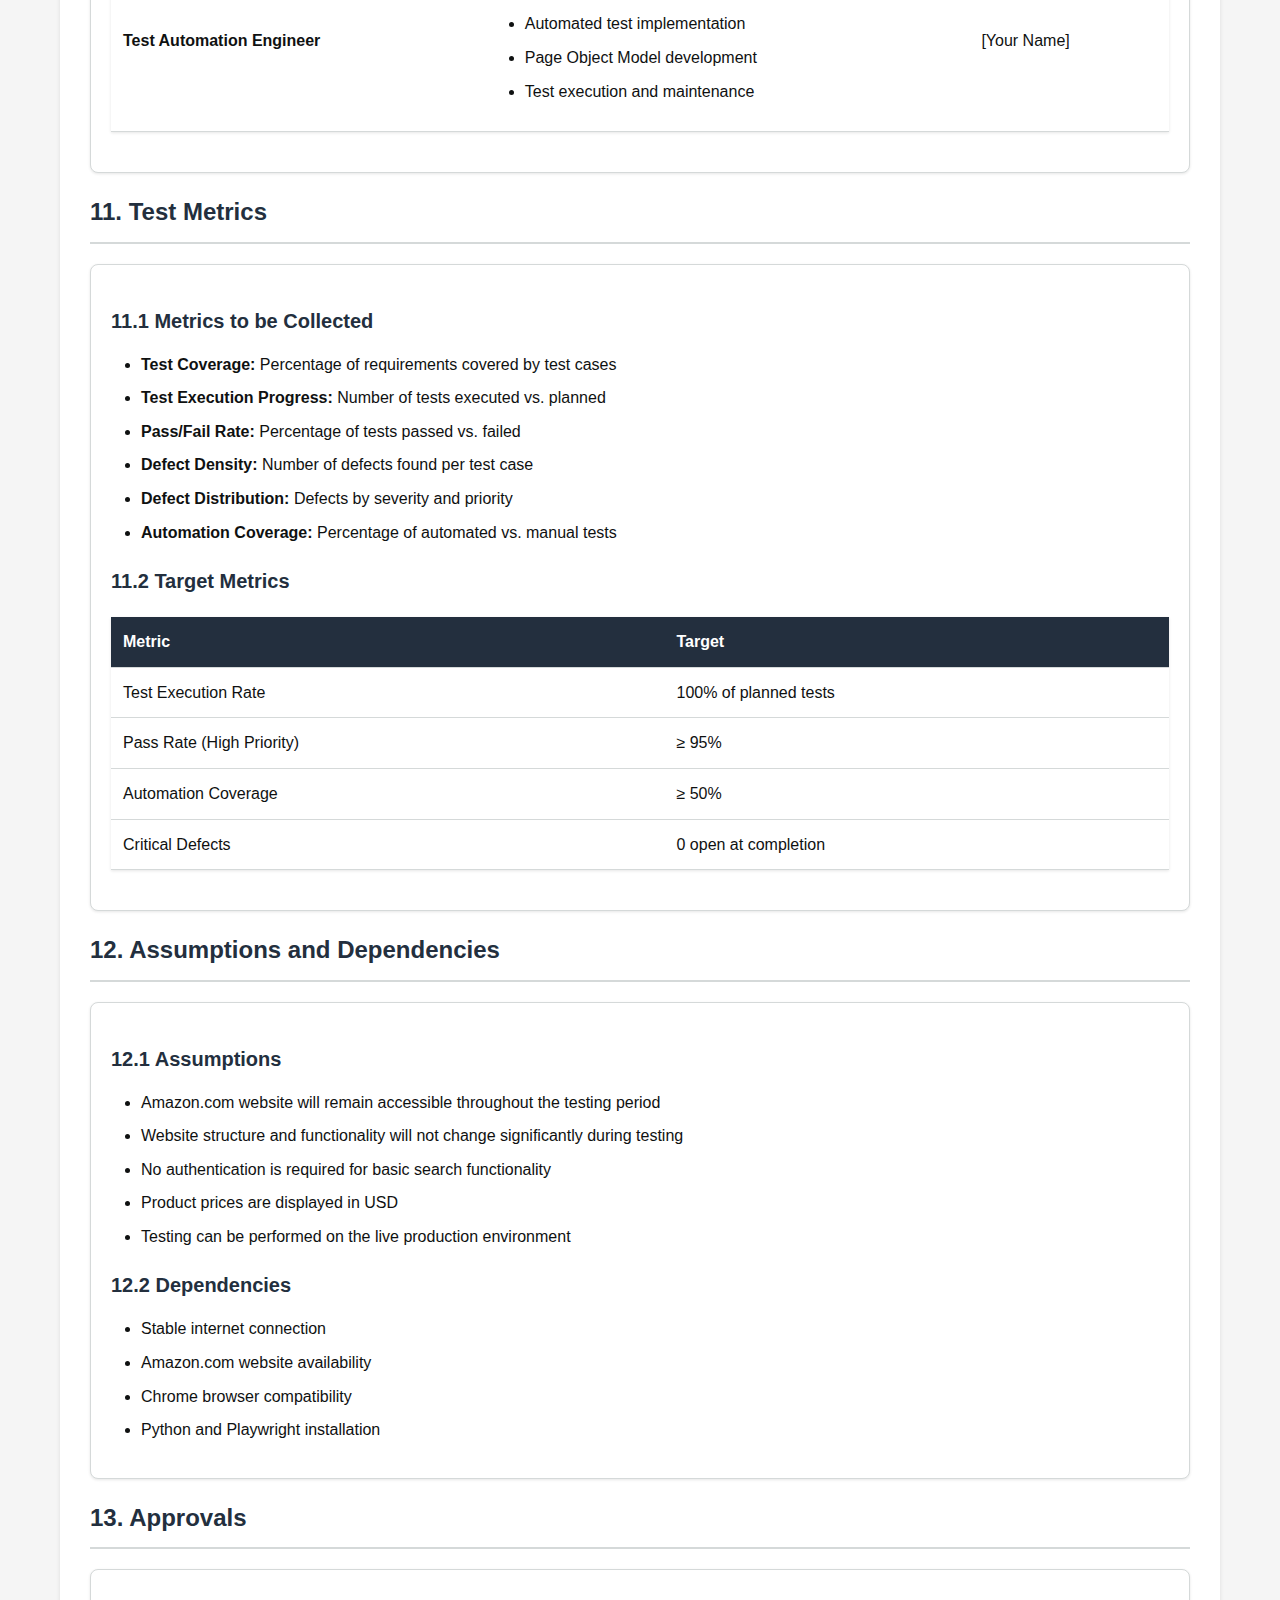
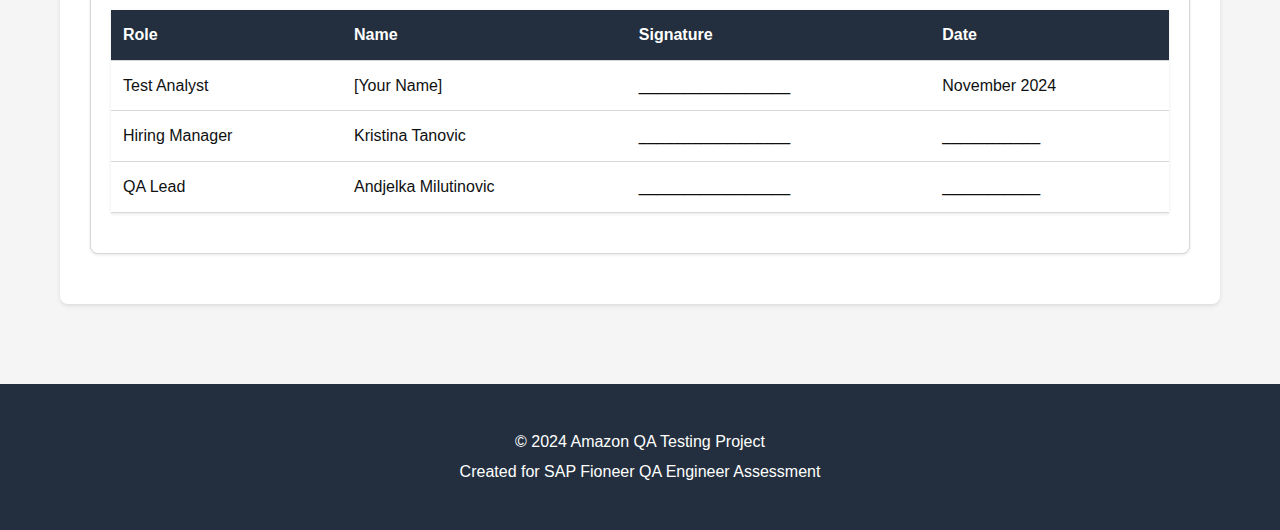
<file: docs/test-plan.html>
<!DOCTYPE html>
<html lang="en">
<head>
    <meta charset="UTF-8">
    <meta name="viewport" content="width=device-width, initial-scale=1.0">
    <title>Test Plan - Amazon QA Homework</title>
    <link rel="stylesheet" href="style.css">
</head>
<body>
    <header>
        <div class="container">
            <div>
                <h1>Test Plan - Amazon Website Testing</h1>
                <p class="subtitle">Product Search Functionality Testing</p>
            </div>
        </div>
    </header>

    <nav>
        <div class="container">
            <ul>
                <li><a href="index.html">Home</a></li>
                <li><a href="test-plan.html" class="active">Test Plan</a></li>
                <li><a href="test-cases.html">Test Cases</a></li>
                <li><a href="bug-report.html">Bug Report</a></li>
                <li><a href="test-data.html">Test Data</a></li>
                <li><a href="exploratory-sessions.html">Exploratory Testing</a></li>
            </ul>
        </div>
    </nav>

    <div class="container">
        <main>
            <h1>Test Plan</h1>
            
            <div class="card">
                <table>
                    <tr>
                        <th style="width: 200px;">Document Information</th>
                        <th>Details</th>
                    </tr>
                    <tr>
                        <td><strong>Project Name</strong></td>
                        <td>Amazon Website Testing - Product Search</td>
                    </tr>
                    <tr>
                        <td><strong>Version</strong></td>
                        <td>1.0</td>
                    </tr>
                    <tr>
                        <td><strong>Date</strong></td>
                        <td>November 2024</td>
                    </tr>
                    <tr>
                        <td><strong>Author</strong></td>
                        <td>Pavle Stefanovic</td>
                    </tr>
                    <tr>
                        <td><strong>Status</strong></td>
                        <td>Final</td>
                    </tr>
                </table>
            </div>

            <h2>1. Introduction</h2>
            
            <div class="card">
                <h3>1.1 Purpose</h3>
                <p>This test plan defines the testing approach, scope, objectives, resources, and schedule for testing Amazon's product search functionality. The plan follows ISTQB Foundation Level standards and serves as a guide for all testing activities.</p>
                
                <h3>1.2 Document Scope</h3>
                <p>This document covers:</p>
                <ul>
                    <li>Test objectives and scope</li>
                    <li>Test strategy and approach</li>
                    <li>Test design techniques</li>
                    <li>Test environment and data requirements</li>
                    <li>Entry and exit criteria</li>
                    <li>Risk analysis and mitigation</li>
                    <li>Test deliverables</li>
                </ul>

                <h3>1.3 References</h3>
                <ul>
                    <li>ISTQB Foundation Level Syllabus v4.0.1</li>
                    <li>ISTQB Advanced Test Analyst Syllabus v4.0</li>
                    <li>ISO/IEC/IEEE 29119 Software Testing Standards</li>
                    <li>Amazon.com website: <a href="https://www.amazon.com" target="_blank">https://www.amazon.com</a></li>
                </ul>
            </div>

            <h2>2. Test Objectives</h2>
            
            <div class="card">
                <p>The primary objectives of this testing effort are:</p>
                <ol>
                    <li><strong>Verify Product Search Functionality:</strong> Ensure users can successfully search for products using various search terms</li>
                    <li><strong>Validate Search Results Quality:</strong> Confirm that search results are relevant, accurate, and complete</li>
                    <li><strong>Test Pagination Mechanism:</strong> Verify navigation through multiple pages of search results</li>
                    <li><strong>Calculate Price Averages:</strong> Extract and calculate average product prices across the first three result pages</li>
                    <li><strong>Identify Defects:</strong> Discover and document any functional, usability, or data quality issues</li>
                    <li><strong>Assess User Experience:</strong> Evaluate the overall usability and user-friendliness of the search functionality</li>
                    <li><strong>Ensure Data Accuracy:</strong> Verify that product information (titles, prices, ratings) is displayed correctly</li>
                </ol>
            </div>

            <h2>3. Test Scope</h2>
            
            <div class="card">
                <h3>3.1 In Scope</h3>
                <ul>
                    <li><strong>Product Search:</strong>
                        <ul>
                            <li>Search input functionality</li>
                            <li>Search button operation</li>
                            <li>Search with various keyword combinations</li>
                            <li>Special character handling</li>
                            <li>Empty search validation</li>
                        </ul>
                    </li>
                    <li><strong>Search Results Page:</strong>
                        <ul>
                            <li>Product listing display</li>
                            <li>Product card information (title, price, rating, image)</li>
                            <li>Result count display</li>
                            <li>Pagination controls</li>
                            <li>Navigation to product detail pages</li>
                        </ul>
                    </li>
                    <li><strong>Price Calculation:</strong>
                        <ul>
                            <li>Price extraction from product cards</li>
                            <li>Average price calculation for pages 1-3</li>
                            <li>Handling of missing prices</li>
                            <li>Handling of price ranges</li>
                        </ul>
                    </li>
                    <li><strong>Quality Characteristics (ISO 25010):</strong>
                        <ul>
                            <li>Functional Suitability (completeness, correctness)</li>
                            <li>Usability (recognizability, learnability)</li>
                            <li>Reliability (availability, fault tolerance)</li>
                        </ul>
                    </li>
                </ul>

                <h3>3.2 Out of Scope</h3>
                <ul>
                    <li>User authentication and login functionality</li>
                    <li>Shopping cart operations</li>
                    <li>Checkout process</li>
                    <li>Payment processing</li>
                    <li>Product reviews and ratings submission</li>
                    <li>Advanced filtering and sorting (beyond basic functionality)</li>
                    <li>Mobile application testing</li>
                    <li>Performance and load testing</li>
                    <li>Security testing</li>
                    <li>Accessibility testing (WCAG compliance)</li>
                </ul>
            </div>

            <h2>4. Test Strategy</h2>
            
            <div class="card">
                <h3>4.1 Overall Approach</h3>
                <p>The testing approach combines multiple methodologies to ensure comprehensive coverage:</p>
                
                <table>
                    <thead>
                        <tr>
                            <th>Approach</th>
                            <th>Description</th>
                            <th>Coverage</th>
                        </tr>
                    </thead>
                    <tbody>
                        <tr>
                            <td><strong>Automated Testing</strong></td>
                            <td>Playwright-based automated tests for regression and data validation</td>
                            <td>9 test cases (~56%)</td>
                        </tr>
                        <tr>
                            <td><strong>Manual Testing</strong></td>
                            <td>Scripted manual tests for edge cases and visual validation</td>
                            <td>8 test cases (~44%)</td>
                        </tr>
                        <tr>
                            <td><strong>Risk-Based Testing</strong></td>
                            <td>Prioritization based on risk analysis</td>
                            <td>All test cases</td>
                        </tr>
                    </tbody>
                </table>

                <h3>4.2 Test Levels</h3>
                <p><strong>System Testing:</strong> All testing is performed at the system level against the live Amazon.com website, focusing on end-to-end user scenarios.</p>

                <h3>4.3 Test Types</h3>
                <ul>
                    <li><strong>Functional Testing:</strong> Verify that search functionality works as expected</li>
                    <li><strong>Usability Testing:</strong> Assess user experience and interface intuitiveness</li>
                    <li><strong>Data Validation Testing:</strong> Verify accuracy of product information and price calculations</li>
                    <li><strong>Negative Testing:</strong> Test with invalid inputs and edge cases</li>
                </ul>

                <h3>4.4 Test Design Techniques</h3>
                <p>The following ISTQB-recognized test techniques are applied:</p>
                
                <table>
                    <thead>
                        <tr>
                            <th>Technique</th>
                            <th>Category</th>
                            <th>Application</th>
                        </tr>
                    </thead>
                    <tbody>
                        <tr>
                            <td>Equivalence Partitioning</td>
                            <td>Black-box</td>
                            <td>Search input validation (valid/invalid terms)</td>
                        </tr>
                        <tr>
                            <td>Boundary Value Analysis</td>
                            <td>Black-box</td>
                            <td>Search string length, pagination limits</td>
                        </tr>
                        <tr>
                            <td>Decision Table Testing</td>
                            <td>Black-box</td>
                            <td>Price display logic (with/without prices, ranges)</td>
                        </tr>
                        <tr>
                            <td>State Transition Testing</td>
                            <td>Black-box</td>
                            <td>Pagination state changes (page 1 → 2 → 3)</td>
                        </tr>
                        <tr>
                            <td>Error Guessing</td>
                            <td>Experience-based</td>
                            <td>Special characters, empty inputs</td>
                        </tr>
                        <tr>
                            <td>Checklist-Based Testing</td>
                            <td>Experience-based</td>
                            <td>Product card completeness checks</td>
                        </tr>
                    </tbody>
                </table>
            </div>

            <h2>5. Test Environment</h2>
            
            <div class="card">
                <h3>5.1 Hardware Requirements</h3>
                <ul>
                    <li>Desktop/Laptop computer</li>
                    <li>Minimum 8GB RAM</li>
                    <li>Internet connection (stable, minimum 10 Mbps)</li>
                    <li>Display resolution: 1920x1080 (Full HD)</li>
                </ul>

                <h3>5.2 Software Requirements</h3>
                <table>
                    <thead>
                        <tr>
                            <th>Component</th>
                            <th>Version/Details</th>
                        </tr>
                    </thead>
                    <tbody>
                        <tr>
                            <td>Operating System</td>
                            <td>Windows 10/11, macOS 12+, or Linux</td>
                        </tr>
                        <tr>
                            <td>Browser</td>
                            <td>Google Chrome (latest stable version)</td>
                        </tr>
                        <tr>
                            <td>Python</td>
                            <td>3.9 or higher</td>
                        </tr>
                        <tr>
                            <td>Playwright</td>
                            <td>1.48.0</td>
                        </tr>
                        <tr>
                            <td>Pytest</td>
                            <td>8.3.3</td>
                        </tr>
                    </tbody>
                </table>

                <h3>5.3 Test Data</h3>
                <p>Test data includes:</p>
                <ul>
                    <li>Predefined search terms (e.g., "wireless mouse", "gaming keyboard rgb")</li>
                    <li>Edge case inputs (special characters, very long strings, numbers only)</li>
                    <li>No personal or sensitive data is used</li>
                </ul>
                <p>See <a href="test-data.html">Test Data</a> for complete details.</p>

                <h3>5.4 Test URL</h3>
                <p><strong>Base URL:</strong> <a href="https://www.amazon.com" target="_blank">https://www.amazon.com</a></p>
                <p><strong>Note:</strong> Testing is performed on the live production environment.</p>
            </div>

            <h2>6. Entry and Exit Criteria</h2>
            
            <div class="card">
                <h3>6.1 Entry Criteria</h3>
                <p>Testing can begin when:</p>
                <ul>
                    <li>✓ Test plan is reviewed and approved</li>
                    <li>✓ Test environment is set up and verified</li>
                    <li>✓ Test automation framework is configured</li>
                    <li>✓ Test data is prepared</li>
                    <li>✓ Amazon.com website is accessible</li>
                    <li>✓ Test cases are designed and reviewed</li>
                </ul>

                <h3>6.2 Exit Criteria</h3>
                <p>Testing is considered complete when:</p>
                <ul>
                    <li>✓ All planned test cases (18) have been executed</li>
                    <li>✓ All exploratory testing sessions (3) are completed</li>
                    <li>✓ Price calculations for pages 1-3 are completed and logged</li>
                    <li>✓ 100% of high-priority test cases pass</li>
                    <li>✓ All critical and high-severity defects are documented</li>
                    <li>✓ Test execution results are documented</li>
                    <li>✓ Test summary report is prepared</li>
                    <li>✓ All deliverables are completed and reviewed</li>
                </ul>

                <h3>6.3 Suspension Criteria</h3>
                <p>Testing will be suspended if:</p>
                <ul>
                    <li>Amazon.com website is unavailable or experiencing major outages</li>
                    <li>Critical blocking defects prevent further testing</li>
                    <li>Test environment becomes unstable or unavailable</li>
                </ul>

                <h3>6.4 Resumption Criteria</h3>
                <p>Testing can resume when:</p>
                <ul>
                    <li>Website availability is restored</li>
                    <li>Blocking defects are resolved or workarounds are identified</li>
                    <li>Test environment is stabilized</li>
                </ul>
            </div>

            <h2>7. Risk Analysis</h2>
            
            <div class="card">
                <h3>7.1 Product Risks</h3>
                <table>
                    <thead>
                        <tr>
                            <th>Risk ID</th>
                            <th>Risk Description</th>
                            <th>Likelihood</th>
                            <th>Impact</th>
                            <th>Risk Level</th>
                            <th>Mitigation Strategy</th>
                        </tr>
                    </thead>
                    <tbody>
                        <tr>
                            <td>PR-01</td>
                            <td>Search returns no results for valid queries</td>
                            <td><span class="badge badge-medium">Medium</span></td>
                            <td><span class="badge badge-high">High</span></td>
                            <td><span class="badge badge-high">HIGH</span></td>
                            <td>Priority testing of core search functionality</td>
                        </tr>
                        <tr>
                            <td>PR-02</td>
                            <td>Pagination fails to navigate to subsequent pages</td>
                            <td><span class="badge badge-low">Low</span></td>
                            <td><span class="badge badge-high">High</span></td>
                            <td><span class="badge badge-medium">MEDIUM</span></td>
                            <td>Dedicated pagination test cases</td>
                        </tr>
                        <tr>
                            <td>PR-03</td>
                            <td>Product prices displayed incorrectly</td>
                            <td><span class="badge badge-medium">Medium</span></td>
                            <td><span class="badge badge-high">High</span></td>
                            <td><span class="badge badge-high">HIGH</span></td>
                            <td>Price validation and calculation tests</td>
                        </tr>
                        <tr>
                            <td>PR-04</td>
                            <td>Missing product information (title, image, rating)</td>
                            <td><span class="badge badge-medium">Medium</span></td>
                            <td><span class="badge badge-medium">Medium</span></td>
                            <td><span class="badge badge-medium">MEDIUM</span></td>
                            <td>Data completeness validation</td>
                        </tr>
                        <tr>
                            <td>PR-05</td>
                            <td>Search with special characters causes errors</td>
                            <td><span class="badge badge-low">Low</span></td>
                            <td><span class="badge badge-medium">Medium</span></td>
                            <td><span class="badge badge-low">LOW</span></td>
                            <td>Negative testing with edge cases</td>
                        </tr>
                        <tr>
                            <td>PR-06</td>
                            <td>Poor search result relevance</td>
                            <td><span class="badge badge-medium">Medium</span></td>
                            <td><span class="badge badge-medium">Medium</span></td>
                            <td><span class="badge badge-medium">MEDIUM</span></td>
                            <td>Manual relevance checks</td>
                        </tr>
                    </tbody>
                </table>

                <h3>7.2 Project Risks</h3>
                <table>
                    <thead>
                        <tr>
                            <th>Risk ID</th>
                            <th>Risk Description</th>
                            <th>Likelihood</th>
                            <th>Impact</th>
                            <th>Mitigation Strategy</th>
                        </tr>
                    </thead>
                    <tbody>
                        <tr>
                            <td>PJ-01</td>
                            <td>Amazon website structure changes during testing</td>
                            <td><span class="badge badge-medium">Medium</span></td>
                            <td><span class="badge badge-high">High</span></td>
                            <td>Use flexible locators; update tests if needed</td>
                        </tr>
                        <tr>
                            <td>PJ-02</td>
                            <td>Rate limiting or bot detection blocks automated tests</td>
                            <td><span class="badge badge-medium">Medium</span></td>
                            <td><span class="badge badge-medium">Medium</span></td>
                            <td>Add delays between tests; use realistic user agents</td>
                        </tr>
                        <tr>
                            <td>PJ-03</td>
                            <td>Internet connectivity issues</td>
                            <td><span class="badge badge-low">Low</span></td>
                            <td><span class="badge badge-medium">Medium</span></td>
                            <td>Ensure stable connection; implement retry logic</td>
                        </tr>
                        <tr>
                            <td>PJ-04</td>
                            <td>Time constraints (7-day deadline)</td>
                            <td><span class="badge badge-low">Low</span></td>
                            <td><span class="badge badge-medium">Medium</span></td>
                            <td>Prioritize high-risk test cases; focus on scope</td>
                        </tr>
                    </tbody>
                </table>
            </div>

            <h2>8. Test Deliverables</h2>
            
            <div class="card">
                <h3>8.1 Test Documentation</h3>
                <ul>
                    <li>✓ <strong>Test Plan</strong> (this document)</li>
                    <li>✓ <strong><a href="test-cases.html">Test Cases</a></strong> - 18 detailed test cases in BDD format</li>
                    <li>✓ <strong><a href="bug-report.html">Bug Report</a></strong> - Defects found during testing</li>
                    <li>✓ <strong><a href="test-data.html">Test Data</a></strong> - Sample data and search terms</li>
                </ul>

                <h3>8.2 Test Automation</h3>
                <ul>
                    <li>✓ <strong>Playwright Test Suite</strong> - 10 automated test cases</li>
                    <li>✓ <strong>Page Object Model</strong> - Reusable page objects</li>
                    <li>✓ <strong>Test Execution Logs</strong> - Console output with price calculations</li>
                    <li>✓ <strong>Test Report</strong> - HTML test execution report</li>
                </ul>

                <h3>8.3 Supporting Artifacts</h3>
                <ul>
                    <li>✓ <strong>README.md</strong> - Setup and execution instructions</li>
                    <li>✓ <strong>Screenshots</strong> - Visual evidence of test execution</li>
                    <li>✓ <strong>requirements.txt</strong> - Python dependencies</li>
                </ul>
            </div>

            <h2>9. Test Schedule</h2>
            
            <div class="card">
                <table>
                    <thead>
                        <tr>
                            <th>Activity</th>
                            <th>Duration</th>
                            <th>Status</th>
                        </tr>
                    </thead>
                    <tbody>
                        <tr>
                            <td>Test Planning</td>
                            <td>1 day</td>
                            <td>✓ Completed</td>
                        </tr>
                        <tr>
                            <td>Test Design (Test Cases)</td>
                            <td>1 day</td>
                            <td>✓ Completed</td>
                        </tr>
                        <tr>
                            <td>Test Implementation (Automation)</td>
                            <td>2 days</td>
                            <td>✓ Completed</td>
                        </tr>
                        <tr>
                            <td>Test Execution (Automated + Manual)</td>
                            <td>1 day</td>
                            <td>In Progress</td>
                        </tr>
                        <tr>
                            <td>Defect Reporting & Documentation</td>
                            <td>1 day</td>
                            <td>In Progress</td>
                        </tr>
                        <tr>
                            <td><strong>Total</strong></td>
                            <td><strong>7 days</strong></td>
                            <td>On Track</td>
                        </tr>
                    </tbody>
                </table>
            </div>

            <h2>10. Roles and Responsibilities</h2>
            
            <div class="card">
                <table>
                    <thead>
                        <tr>
                            <th>Role</th>
                            <th>Responsibilities</th>
                            <th>Assigned To</th>
                        </tr>
                    </thead>
                    <tbody>
                        <tr>
                            <td><strong>Test Analyst</strong></td>
                            <td>
                                <ul>
                                    <li>Test planning and design</li>
                                    <li>Test case creation</li>
                                    <li>Manual test execution</li>
                                    <li>Exploratory testing</li>
                                    <li>Defect reporting</li>
                                    <li>Documentation</li>
                                </ul>
                            </td>
                            <td>[Your Name]</td>
                        </tr>
                        <tr>
                            <td><strong>Test Automation Engineer</strong></td>
                            <td>
                                <ul>
                                    <li>Test automation framework setup</li>
                                    <li>Automated test implementation</li>
                                    <li>Page Object Model development</li>
                                    <li>Test execution and maintenance</li>
                                </ul>
                            </td>
                            <td>[Your Name]</td>
                        </tr>
                    </tbody>
                </table>
            </div>

            <h2>11. Test Metrics</h2>
            
            <div class="card">
                <h3>11.1 Metrics to be Collected</h3>
                <ul>
                    <li><strong>Test Coverage:</strong> Percentage of requirements covered by test cases</li>
                    <li><strong>Test Execution Progress:</strong> Number of tests executed vs. planned</li>
                    <li><strong>Pass/Fail Rate:</strong> Percentage of tests passed vs. failed</li>
                    <li><strong>Defect Density:</strong> Number of defects found per test case</li>
                    <li><strong>Defect Distribution:</strong> Defects by severity and priority</li>
                    <li><strong>Automation Coverage:</strong> Percentage of automated vs. manual tests</li>
                </ul>

                <h3>11.2 Target Metrics</h3>
                <table>
                    <thead>
                        <tr>
                            <th>Metric</th>
                            <th>Target</th>
                        </tr>
                    </thead>
                    <tbody>
                        <tr>
                            <td>Test Execution Rate</td>
                            <td>100% of planned tests</td>
                        </tr>
                        <tr>
                            <td>Pass Rate (High Priority)</td>
                            <td>≥ 95%</td>
                        </tr>
                        <tr>
                            <td>Automation Coverage</td>
                            <td>≥ 50%</td>
                        </tr>
                        <tr>
                            <td>Critical Defects</td>
                            <td>0 open at completion</td>
                        </tr>
                    </tbody>
                </table>
            </div>

            <h2>12. Assumptions and Dependencies</h2>
            
            <div class="card">
                <h3>12.1 Assumptions</h3>
                <ul>
                    <li>Amazon.com website will remain accessible throughout the testing period</li>
                    <li>Website structure and functionality will not change significantly during testing</li>
                    <li>No authentication is required for basic search functionality</li>
                    <li>Product prices are displayed in USD</li>
                    <li>Testing can be performed on the live production environment</li>
                </ul>

                <h3>12.2 Dependencies</h3>
                <ul>
                    <li>Stable internet connection</li>
                    <li>Amazon.com website availability</li>
                    <li>Chrome browser compatibility</li>
                    <li>Python and Playwright installation</li>
                </ul>
            </div>

            <h2>13. Approvals</h2>
            
            <div class="card">
                <table>
                    <thead>
                        <tr>
                            <th>Role</th>
                            <th>Name</th>
                            <th>Signature</th>
                            <th>Date</th>
                        </tr>
                    </thead>
                    <tbody>
                        <tr>
                            <td>Test Analyst</td>
                            <td>[Your Name]</td>
                            <td>_________________</td>
                            <td>November 2024</td>
                        </tr>
                        <tr>
                            <td>Hiring Manager</td>
                            <td>Kristina Tanovic</td>
                            <td>_________________</td>
                            <td>___________</td>
                        </tr>
                        <tr>
                            <td>QA Lead</td>
                            <td>Andjelka Milutinovic</td>
                            <td>_________________</td>
                            <td>___________</td>
                        </tr>
                    </tbody>
                </table>
            </div>

        </main>
    </div>

    <footer>
        <div class="container">
            <p>&copy; 2024 Amazon QA Testing Project</p>
            <p>Created for SAP Fioneer QA Engineer Assessment</p>
        </div>
    </footer>
</body>
</html>
</file>
<file: docs/style.css>
/* Amazon QA Homework - Documentation Styles */

:root {
    --primary-color: #232F3E;
    --secondary-color: #FF9900;
    --success-color: #067D62;
    --warning-color: #F08804;
    --danger-color: #C7511F;
    --text-color: #0F1111;
    --bg-color: #FFFFFF;
    --border-color: #D5D9D9;
    --hover-color: #F7F8F8;
}

* {
    margin: 0;
    padding: 0;
    box-sizing: border-box;
}

body {
    font-family: 'Segoe UI', Tahoma, Geneva, Verdana, sans-serif;
    line-height: 1.6;
    color: var(--text-color);
    background-color: #F5F5F5;
}

.container {
    max-width: 1200px;
    margin: 0 auto;
    padding: 20px;
}

/* Header */
header {
    background-color: var(--primary-color);
    color: white;
    padding: 20px 0;
    box-shadow: 0 2px 4px rgba(0,0,0,0.1);
}

header .container {
    display: flex;
    justify-content: space-between;
    align-items: center;
}

header h1 {
    font-size: 24px;
    font-weight: 600;
}

header .subtitle {
    font-size: 14px;
    color: #DDD;
    margin-top: 5px;
}

/* Navigation */
nav {
    background-color: #37475A;
    padding: 10px 0;
    position: sticky;
    top: 0;
    z-index: 100;
    box-shadow: 0 2px 4px rgba(0,0,0,0.1);
}

nav ul {
    list-style: none;
    display: flex;
    flex-wrap: wrap;
    gap: 5px;
}

nav li {
    margin: 0;
}

nav a {
    color: white;
    text-decoration: none;
    padding: 8px 16px;
    display: block;
    border-radius: 4px;
    transition: background-color 0.3s;
    font-size: 14px;
}

nav a:hover {
    background-color: var(--secondary-color);
}

nav a.active {
    background-color: var(--secondary-color);
}

/* Main Content */
main {
    background-color: var(--bg-color);
    padding: 30px;
    margin: 20px 0;
    border-radius: 8px;
    box-shadow: 0 2px 4px rgba(0,0,0,0.1);
}

h1, h2, h3, h4, h5, h6 {
    color: var(--primary-color);
    margin-top: 20px;
    margin-bottom: 10px;
}

h1 { font-size: 32px; }
h2 { font-size: 24px; border-bottom: 2px solid var(--border-color); padding-bottom: 10px; }
h3 { font-size: 20px; }
h4 { font-size: 18px; }

p {
    margin-bottom: 15px;
}

/* Tables */
table {
    width: 100%;
    border-collapse: collapse;
    margin: 20px 0;
    background-color: white;
    box-shadow: 0 1px 3px rgba(0,0,0,0.1);
}

th, td {
    padding: 12px;
    text-align: left;
    border-bottom: 1px solid var(--border-color);
}

th {
    background-color: var(--primary-color);
    color: white;
    font-weight: 600;
    position: sticky;
    top: 0;
}

tr:hover {
    background-color: var(--hover-color);
}

/* Badges */
.badge {
    display: inline-block;
    padding: 4px 8px;
    border-radius: 4px;
    font-size: 12px;
    font-weight: 600;
    text-transform: uppercase;
}

.badge-automated {
    background-color: var(--success-color);
    color: white;
}

.badge-manual {
    background-color: #0073BB;
    color: white;
}

.badge-exploratory {
    background-color: #7E3794;
    color: white;
}

.badge-high {
    background-color: var(--danger-color);
    color: white;
}

.badge-medium {
    background-color: var(--warning-color);
    color: white;
}

.badge-low {
    background-color: #AAB7B8;
    color: white;
}

.badge-critical {
    background-color: #B12704;
    color: white;
}

/* Cards */
.card {
    background-color: white;
    border: 1px solid var(--border-color);
    border-radius: 8px;
    padding: 20px;
    margin: 20px 0;
    box-shadow: 0 1px 3px rgba(0,0,0,0.1);
}

.card-header {
    font-size: 18px;
    font-weight: 600;
    color: var(--primary-color);
    margin-bottom: 15px;
    padding-bottom: 10px;
    border-bottom: 2px solid var(--border-color);
}

.card-grid {
    display: grid;
    grid-template-columns: repeat(auto-fit, minmax(300px, 1fr));
    gap: 20px;
    margin: 20px 0;
}

/* Test Case Styles */
.test-case {
    background-color: white;
    border-left: 4px solid var(--primary-color);
    padding: 20px;
    margin: 20px 0;
    border-radius: 4px;
    box-shadow: 0 1px 3px rgba(0,0,0,0.1);
}

.test-case-header {
    display: flex;
    justify-content: space-between;
    align-items: center;
    margin-bottom: 15px;
}

.test-case-id {
    font-size: 20px;
    font-weight: 600;
    color: var(--primary-color);
}

.test-case-section {
    margin: 15px 0;
}

.test-case-section h4 {
    color: var(--secondary-color);
    font-size: 14px;
    margin-bottom: 5px;
    text-transform: uppercase;
}

.test-case-section p {
    margin-left: 15px;
    padding: 10px;
    background-color: var(--hover-color);
    border-radius: 4px;
}

/* Bug Report Styles */
.bug {
    background-color: white;
    border-left: 4px solid var(--danger-color);
    padding: 20px;
    margin: 20px 0;
    border-radius: 4px;
    box-shadow: 0 1px 3px rgba(0,0,0,0.1);
}

.bug-header {
    display: flex;
    justify-content: space-between;
    align-items: center;
    margin-bottom: 15px;
}

.bug-id {
    font-size: 20px;
    font-weight: 600;
    color: var(--danger-color);
}

/* Code Blocks */
pre {
    background-color: #F4F4F4;
    border: 1px solid var(--border-color);
    border-radius: 4px;
    padding: 15px;
    overflow-x: auto;
    margin: 15px 0;
}

code {
    font-family: 'Courier New', monospace;
    font-size: 14px;
}

/* Lists */
ul, ol {
    margin: 15px 0;
    padding-left: 30px;
}

li {
    margin: 8px 0;
}

/* Links */
a {
    color: #007185;
    text-decoration: none;
}

a:hover {
    color: var(--secondary-color);
    text-decoration: underline;
}

/* Footer */
footer {
    background-color: var(--primary-color);
    color: white;
    text-align: center;
    padding: 20px 0;
    margin-top: 40px;
}

footer p {
    margin: 5px 0;
}

/* Utility Classes */
.text-center {
    text-align: center;
}

.text-right {
    text-align: right;
}

.mt-20 {
    margin-top: 20px;
}

.mb-20 {
    margin-bottom: 20px;
}

/* Responsive */
@media (max-width: 768px) {
    .container {
        padding: 10px;
    }
    
    main {
        padding: 15px;
    }
    
    nav ul {
        flex-direction: column;
    }
    
    .card-grid {
        grid-template-columns: 1fr;
    }
    
    table {
        font-size: 14px;
    }
    
    th, td {
        padding: 8px;
    }
}

/* Print Styles */
@media print {
    nav, footer {
        display: none;
    }
    
    main {
        box-shadow: none;
    }
    
    .test-case, .bug, .card {
        page-break-inside: avoid;
    }
}
</file>
